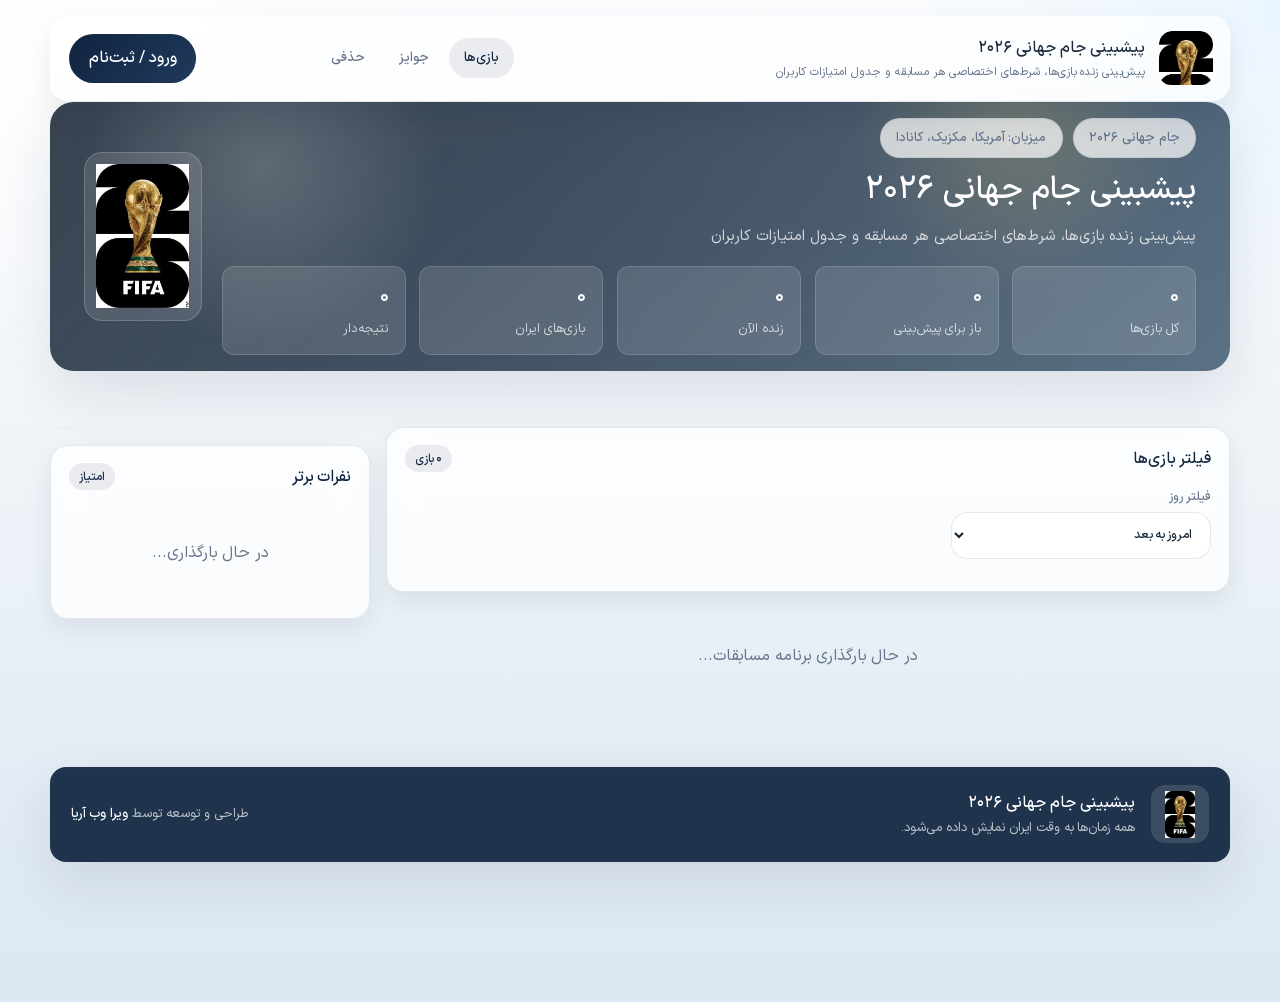
<file: index.html>
<!DOCTYPE html>
<html lang="fa" dir="rtl">
<head>
  <meta charset="UTF-8">
  <meta name="viewport" content="width=device-width, initial-scale=1.0">
  <title>پیشبینی جام جهانی ۲۰۲۶</title>
  <meta name="description" content="پیشبینی جام جهانی ۲۰۲۶ با جوایز، جدول امتیازات و پیش‌بینی زنده بازی‌ها.">
  <link rel="preload" href="/assets/IRANSansX-Light.ttf" as="font" type="font/ttf" crossorigin>
  <link rel="preload" href="/assets/IRANSansX-Regular.ttf" as="font" type="font/ttf" crossorigin>
  <link rel="preload" href="/assets/IRANSansX-Medium.ttf" as="font" type="font/ttf" crossorigin>
  <link rel="icon" href="/favicon.php">
  <link rel="canonical" href="/">
  <link rel="stylesheet" href="/assets/shared.css">
  <script>document.documentElement.classList.add('wc-boot-loading');</script>
  <style>
    .home-filters,
    .home-date-group,
    .home-card,
    .home-promo,
    .home-leaderboard {
      padding: 1.1rem;
    }

    .home-layout {
      display: grid;
      grid-template-columns: minmax(0, 1fr) 320px;
      gap: 1rem;
      align-items: start;
    }

    .home-main {
      display: flex;
      flex-direction: column;
      gap: 1rem;
    }

    .home-filter-tools {
      display: grid;
      grid-template-columns: minmax(0, 260px);
      gap: 0.75rem;
      margin-bottom: 0.95rem;
      align-items: end;
    }

    .home-filter-tools label {
      display: flex;
      flex-direction: column;
      gap: 0.35rem;
      color: var(--wc-muted);
      font-size: 0.78rem;
      font-weight: 700;
    }

    .home-filter-tools input,
    .home-filter-tools select {
      width: 100%;
      border-radius: 16px;
      border: 1px solid rgba(145,164,184,0.24);
      background: rgba(255,255,255,0.9);
      padding: 0.78rem 0.9rem;
      color: var(--wc-text);
      outline: none;
    }

    .home-date-group {
      padding: 1.2rem;
    }

    .home-date-head {
      display: flex;
      align-items: center;
      justify-content: space-between;
      gap: 1rem;
      margin-bottom: 1rem;
      flex-wrap: wrap;
    }

    .home-date-head h3 {
      margin: 0;
      font-size: 1rem;
      color: var(--wc-navy);
    }

    .home-grid {
      display: grid;
      grid-template-columns: repeat(auto-fit, minmax(275px, 1fr));
      gap: 0.9rem;
    }

    .home-card {
      display: flex;
      flex-direction: column;
      gap: 0.95rem;
      border-radius: 16px;
      background: rgba(255,255,255,0.86);
      border: 1px solid rgba(145,164,184,0.18);
      box-shadow: 0 16px 34px rgba(16,36,63,0.08);
    }

    .home-card-top,
    .home-card-bottom,
    .home-team-row {
      display: grid;
    }

    .home-card-top {
      grid-template-columns: auto auto;
      justify-content: space-between;
      gap: 0.5rem;
    }

    .home-team-row {
      grid-template-columns: 1fr auto 1fr;
      align-items: center;
      gap: 0.75rem;
    }

    .home-team {
      display: flex;
      flex-direction: column;
      gap: 0.28rem;
      align-items: center;
      text-align: center;
    }

    .home-team strong {
      font-size: 1rem;
      color: var(--wc-navy);
    }

    .home-team span {
      font-size: 2rem;
      line-height: 1;
    }

    .home-vs {
      width: 54px;
      height: 54px;
      border-radius: 50%;
      background: rgba(16,36,63,0.06);
      display: grid;
      place-items: center;
      color: var(--wc-muted);
      font-weight: 900;
    }

    .home-card-bottom {
      gap: 0.45rem;
      color: var(--wc-muted);
      font-size: 0.82rem;
    }

    .home-card-bottom strong {
      color: var(--wc-navy);
      font-size: 0.98rem;
    }

    .home-card-actions {
      display: flex;
      align-items: center;
      justify-content: space-between;
      gap: 0.75rem;
      flex-wrap: wrap;
      margin-top: 0.25rem;
    }

    .home-link {
      display: inline-flex;
      align-items: center;
      gap: 0.45rem;
      color: var(--wc-navy);
      font-weight: 700;
      font-size: 0.84rem;
    }

    .home-promo-slot,
    .home-promo-link,
    .home-ad-link {
      display: block;
      overflow: hidden;
      border-radius: 16px;
    }

    .home-reward-showcase {
      position: relative;
      min-height: 0;
      border-radius: 18px;
      overflow: hidden;
      background: rgba(255,255,255,0.92);
      border: 1px solid rgba(145,164,184,0.16);
      box-shadow: 0 18px 34px rgba(16,36,63,0.08);
    }

    .home-reward-showcase.is-loading,
    .home-promo-slot.is-loading,
    .home-popup-card.is-loading,
    .home-hero.is-loading .wc-hero-brand {
      position: relative;
      overflow: hidden;
    }

    .home-reward-showcase.is-loading::before,
    .home-promo-slot.is-loading::before,
    .home-popup-card.is-loading::before,
    .home-hero.is-loading .wc-hero-brand::before {
      content: '';
      position: absolute;
      inset: 0;
      border-radius: inherit;
      background: linear-gradient(90deg, rgba(255,255,255,0.18), rgba(255,255,255,0.5), rgba(255,255,255,0.18));
      background-size: 220% 100%;
      animation: wc-shimmer 1.25s linear infinite;
      z-index: 1;
    }

    .home-hero.is-loading .wc-page-hero-copy {
      visibility: hidden;
    }

    .home-hero.is-loading .wc-hero-brand img {
      opacity: 0;
    }

    .home-reward-slide {
      display: block;
      color: inherit;
    }

    .home-reward-media {
      position: relative;
      padding: 0.75rem;
      background: linear-gradient(180deg, rgba(16,36,63,0.03), rgba(16,36,63,0.08));
    }

    .home-reward-media img {
      display: block;
      width: 100%;
      aspect-ratio: 1 / 1;
      object-fit: contain;
      border-radius: 14px;
      background: rgba(255,255,255,0.9);
    }

    .home-reward-badge {
      position: absolute;
      top: 0.8rem;
      right: 0.8rem;
      min-width: 68px;
      padding: 0.5rem 0.65rem;
      border-radius: 8px;
      background: #08111d;
      color: #fff;
      text-align: center;
      font-size: 1rem;
      font-weight: 900;
      box-shadow: 0 12px 24px rgba(8,17,29,0.18);
    }

    .home-reward-body {
      display: flex;
      flex-direction: column;
      gap: 0.65rem;
      padding: 1rem;
    }

    .home-reward-body h4,
    .home-reward-body p {
      margin: 0;
    }

    .home-reward-body h4 {
      color: var(--wc-navy);
      font-size: 1rem;
      line-height: 1.75;
    }

    .home-reward-sub {
      color: var(--wc-gold);
      font-size: 0.8rem;
      font-weight: 900;
    }

    .home-reward-body p {
      color: var(--wc-muted);
      font-size: 0.8rem;
      line-height: 1.9;
      min-height: 3.8em;
    }

    .home-reward-meta {
      display: flex;
      align-items: center;
      justify-content: space-between;
      gap: 0.55rem;
      flex-wrap: wrap;
    }

    .home-reward-points {
      display: inline-flex;
      align-items: center;
      gap: 0.35rem;
      padding: 0.46rem 0.7rem;
      border-radius: 10px;
      background: rgba(16,36,63,0.06);
      color: var(--wc-navy);
      font-size: 0.8rem;
      font-weight: 800;
    }

    .home-reward-dots {
      display: flex;
      align-items: center;
      justify-content: center;
      gap: 0.4rem;
      padding: 0 0 0.95rem;
    }

    .home-reward-dot {
      width: 8px;
      height: 8px;
      border-radius: 999px;
      background: rgba(145,164,184,0.4);
      border: 0;
      padding: 0;
      cursor: pointer;
    }

    .home-reward-dot.active {
      width: 24px;
      background: var(--wc-gold);
    }

    .home-popup {
      position: fixed;
      inset: 0;
      z-index: 1700;
      display: none;
      align-items: center;
      justify-content: center;
      padding: 1rem;
      background: rgba(7,14,24,0.52);
      backdrop-filter: blur(10px);
    }

    .home-popup.open {
      display: flex;
    }

    .home-popup-card {
      position: relative;
      width: min(440px, 100%);
      border-radius: 22px;
      background: rgba(255,255,255,0.96);
      border: 1px solid rgba(145,164,184,0.18);
      box-shadow: 0 32px 72px rgba(7,14,24,0.22);
      overflow: hidden;
      padding: 0.9rem;
    }

    .home-popup-close {
      position: absolute;
      top: 0.9rem;
      left: 0.9rem;
      width: 38px;
      height: 38px;
      border-radius: 50%;
      border: 1px solid rgba(145,164,184,0.22);
      background: rgba(255,255,255,0.92);
      color: var(--wc-muted);
      font-size: 1rem;
      cursor: pointer;
      z-index: 1;
    }

    .home-popup-card img {
      display: block;
      width: 100%;
      aspect-ratio: 4 / 5;
      object-fit: cover;
      border-radius: 16px;
      background: rgba(16,36,63,0.05);
    }

    .home-popup-actions {
      display: flex;
      justify-content: center;
      padding: 1rem 0 0.15rem;
    }

    .home-popup-actions .wc-button {
      border-radius: 12px;
      padding: 0.82rem 1.4rem;
      min-width: 180px;
    }

    .home-promo-link img,
    .home-ad-link img {
      display: block;
      width: 100%;
      object-fit: cover;
    }

    .home-promo-link img {
      aspect-ratio: 1 / 1;
    }

    .home-ad-link img {
      aspect-ratio: 1 / 1;
    }

    .leader-row {
      display: grid;
      grid-template-columns: 1fr auto;
      align-items: center;
      gap: 0.65rem;
      padding: 0.75rem 0;
      border-bottom: 1px solid rgba(145,164,184,0.16);
    }

    .leader-row:last-child {
      border-bottom: 0;
      padding-bottom: 0;
    }

    .leader-name {
      display: flex;
      align-items: center;
      justify-content: space-between;
      gap: 0.7rem;
    }

    .leader-name strong {
      font-size: 0.92rem;
      color: var(--wc-navy);
    }

    .leader-rank {
      display: inline-flex;
      align-items: center;
      justify-content: center;
      min-width: 58px;
      padding: 0.36rem 0.58rem;
      border-radius: 10px;
      background: rgba(16,36,63,0.06);
      color: var(--wc-muted);
      font-size: 0.74rem;
      font-weight: 900;
      white-space: nowrap;
    }

    .leader-points {
      color: var(--wc-gold);
      font-weight: 900;
    }

    .home-ad-stack {
      display: flex;
      flex-direction: column;
      gap: 1rem;
    }

    .home-countdown {
      color: var(--wc-gold);
      font-weight: 800;
      font-size: 0.8rem;
    }

    .home-leaderboard {
      position: relative;
      cursor: pointer;
      user-select: none;
      -webkit-tap-highlight-color: transparent;
      transition: transform 180ms ease, box-shadow 180ms ease, border-color 180ms ease;
    }

    .home-leaderboard:hover {
      transform: translateY(-2px);
      box-shadow: 0 18px 34px rgba(16,36,63,0.12);
      border-color: rgba(182,136,36,0.2);
    }

    .home-leaderboard:focus-visible {
      outline: 0;
      box-shadow: 0 0 0 3px rgba(182,136,36,0.2);
      border-color: rgba(182,136,36,0.26);
    }

    .leaderboard-pop-card {
      width: min(620px, 100%);
      border-radius: 22px;
      background: rgba(255,255,255,0.97);
      border: 1px solid rgba(145,164,184,0.18);
      box-shadow: 0 32px 72px rgba(7,14,24,0.22);
      padding: 1.15rem;
      position: relative;
    }

    .leaderboard-pop-card .wc-section-title {
      margin-bottom: 1rem;
      padding-inline-start: 2.6rem;
    }

    .leaderboard-chart {
      display: grid;
      grid-template-columns: repeat(3, minmax(0, 1fr));
      gap: 0.9rem;
      align-items: end;
      min-height: 320px;
      direction: ltr;
    }

    .leaderboard-bar-card {
      display: flex;
      flex-direction: column;
      align-items: center;
      gap: 0.8rem;
      min-width: 0;
    }

    .leaderboard-score-pill {
      display: inline-flex;
      align-items: center;
      justify-content: center;
      min-width: 104px;
      padding: 0.52rem 0.72rem;
      border-radius: 10px;
      background: rgba(16,36,63,0.06);
      color: var(--wc-navy);
      font-size: 0.82rem;
      font-weight: 900;
      text-align: center;
    }

    .leaderboard-bar-track {
      width: min(100%, 130px);
      height: 228px;
      padding: 0.7rem;
      border-radius: 18px;
      background: linear-gradient(180deg, rgba(243,246,250,0.96), rgba(233,239,245,0.74));
      border: 1px solid rgba(145,164,184,0.16);
      display: flex;
      align-items: flex-end;
    }

    .leaderboard-bar {
      width: 100%;
      min-height: 72px;
      border-radius: 18px 18px 8px 8px;
      box-shadow: 0 18px 28px rgba(16,36,63,0.16);
    }

    .leaderboard-bar.rank-1 {
      background: linear-gradient(180deg, #f7e7a0, #d1a23a);
    }

    .leaderboard-bar.rank-2 {
      background: linear-gradient(180deg, #eef3f8, #b9c3cf);
    }

    .leaderboard-bar.rank-3 {
      background: linear-gradient(180deg, #d8a57e, #a85f33);
    }

    .leaderboard-bar-meta {
      width: 100%;
      display: flex;
      flex-direction: column;
      gap: 0.35rem;
      text-align: center;
    }

    .leaderboard-bar-meta strong,
    .leaderboard-bar-meta span {
      display: block;
      overflow: hidden;
      text-overflow: ellipsis;
      white-space: nowrap;
    }

    .leaderboard-bar-meta strong {
      color: var(--wc-navy);
      font-size: 0.95rem;
    }

    .leaderboard-bar-meta span {
      color: var(--wc-muted);
      font-size: 0.8rem;
      font-weight: 800;
    }

    .home-hero {
      width: min(1180px, calc(100% - 1rem));
      padding: 1rem 1.1rem;
      min-height: var(--home-hero-height, 220px);
    }

    .home-hero .wc-page {
      padding: 0;
    }

    .home-hero .wc-page-hero-inner {
      gap: 1.25rem;
      align-items: stretch;
    }

    .home-hero .wc-page-hero-copy {
      display: flex;
      flex-direction: column;
      justify-content: center;
      gap: 0.9rem;
    }

    .home-hero .wc-page-hero-copy h1 {
      font-size: clamp(1.4rem, 2.6vw, 2rem);
    }

    .home-hero .wc-page-hero-copy p {
      margin: 0;
      max-width: 720px;
    }

    .home-hero .wc-hero-brand {
      width: clamp(88px, 12vw, 118px);
      border-radius: 18px;
      align-self: center;
    }

    .home-hero .wc-hero-stats {
      margin-top: 0;
    }

    .home-hero.with-banner {
      background:
        linear-gradient(135deg, rgba(16,25,38,0.72), rgba(21,36,56,0.58)),
        var(--home-hero-banner, linear-gradient(135deg, rgba(31,43,58,0.94), rgba(57,83,107,0.82)));
      background-size: cover;
      background-position: center;
    }

    .home-hero-banner-link {
      display: none;
      width: 100%;
      min-height: inherit;
    }

    .home-hero-banner-link img {
      display: block;
      width: 100%;
      height: 100%;
      object-fit: cover;
      border-radius: inherit;
    }

    .home-hero.pure-banner {
      padding: 0;
      min-height: auto;
      overflow: hidden;
    }

    .home-hero.pure-banner .wc-page-hero-inner {
      display: none;
    }

    .home-hero.pure-banner .home-hero-banner-link {
      display: block;
    }

    @media (max-width: 980px) {
      .home-layout { grid-template-columns: 1fr; }
    }

    @media (max-width: 680px) {
      .home-filters,
      .home-date-group,
      .home-card,
      .home-promo,
      .home-leaderboard {
        padding: 0.95rem;
      }

      .home-grid {
        grid-template-columns: 1fr;
      }

      .home-filter-tools {
        grid-template-columns: 1fr;
      }

      .home-team-row {
        grid-template-columns: 1fr;
      }

      .home-vs {
        margin: 0 auto;
      }

      .home-card-actions {
        flex-direction: column;
        align-items: stretch;
      }

      .home-card-actions .wc-button,
      .home-card-actions .wc-badge {
        width: 100%;
        justify-content: center;
      }

      .home-hero {
        width: min(100%, calc(100% - 1rem));
        padding: 0.9rem;
        min-height: var(--home-hero-height-mobile, 168px);
      }

      .leaderboard-pop-card {
        padding: 1rem 0.85rem;
      }

      .leaderboard-pop-card .wc-section-title {
        padding-inline-start: 2.2rem;
      }

      .leaderboard-chart {
        gap: 0.55rem;
        min-height: 260px;
      }

      .leaderboard-bar-track {
        height: 180px;
        padding: 0.5rem;
      }

      .leaderboard-score-pill {
        min-width: 0;
        width: 100%;
        font-size: 0.76rem;
      }

      .home-hero .wc-chip-row {
        gap: 0.45rem;
      }

      .home-hero .wc-page-hero-copy h1 {
        font-size: 1.45rem;
        line-height: 1.25;
      }

      .home-hero .wc-page-hero-copy p {
        font-size: 0.84rem;
      }
    }
  </style>
</head>
<body>
  <header class="wc-page-hero home-hero is-loading" id="homeHero">
    <a class="home-hero-banner-link" id="heroBannerLink" href="#" target="_blank" rel="noopener" style="display:none">
      <img alt="بنر اصلی" id="heroBannerImage" class="wc-deferred-media">
    </a>
    <div class="wc-page-hero-inner wc-page">
      <div class="wc-page-hero-copy">
        <div class="wc-chip-row">
          <span class="wc-chip">جام جهانی ۲۰۲۶</span>
          <span class="wc-chip">میزبان: آمریکا، مکزیک، کانادا</span>
        </div>
        <h1 id="heroTitle">برنامه و پیش‌بینی مسابقات</h1>
        <p id="heroTagline">در حال بارگذاری تنظیمات سایت...</p>
        <div class="wc-hero-stats" id="heroStats"></div>
      </div>
      <div class="wc-hero-brand">
        <img alt="جام جهانی ۲۰۲۶" id="heroLogo" class="wc-deferred-media">
      </div>
    </div>
  </header>

  <main class="wc-page">
    <div class="home-layout">
      <section class="home-main">
        <div class="wc-glass-panel home-filters">
          <div class="wc-section-title">
            <h2>فیلتر بازی‌ها</h2>
            <span class="wc-badge info" id="matchesBadge">۰ بازی</span>
          </div>
          <div class="home-filter-tools">
            <label>فیلتر روز
              <select id="dayFilterSelect">
                <option value="todayplus">امروز به بعد</option>
              </select>
            </label>
          </div>
          <div class="wc-chip-row" id="filterRow"></div>
        </div>
        <div id="scheduleRoot" class="wc-loader">در حال بارگذاری برنامه مسابقات...</div>
      </section>

      <aside style="display:flex;flex-direction:column;gap:1rem">
        <div id="rewardShowcaseRoot" class="home-reward-showcase is-loading"></div>

        <div class="wc-glass-panel home-leaderboard" id="homeLeaderboardPanel" role="button" tabindex="0" aria-label="نمایش نمودار سه نفر برتر" onclick="openLeaderboardPopup()" onkeydown="handleLeaderboardPanelKeydown(event)">
          <div class="wc-section-title">
            <h3>نفرات برتر</h3>
            <span class="wc-badge info">امتیاز</span>
          </div>
          <div id="leaderboardRoot" class="wc-loader">در حال بارگذاری...</div>
        </div>

        <div id="promoBannerRoot" class="home-promo-slot is-loading"></div>
        <div id="adBannersRoot" class="home-ad-stack"></div>
      </aside>
    </div>
  </main>

  <div class="home-popup" id="homePopup">
    <div class="home-popup-card is-loading" id="homePopupCard">
      <button class="home-popup-close" id="homePopupClose" type="button" aria-label="بستن">×</button>
      <img alt="بنر پاپ‌آپ" id="homePopupImage" class="wc-deferred-media">
      <div class="home-popup-actions">
        <a class="wc-button" href="/" id="homePopupCta">شروع پیشبینی</a>
      </div>
    </div>
  </div>

  <div class="home-popup" id="leaderboardPopup">
    <div class="leaderboard-pop-card">
      <button class="home-popup-close" id="leaderboardPopupClose" type="button" aria-label="بستن">×</button>
      <div class="wc-section-title">
        <h3>سه نفر برتر</h3>
        <span class="wc-badge info">نمودار امتیاز</span>
      </div>
      <div class="leaderboard-chart" id="leaderboardChartRoot"></div>
    </div>
  </div>

  <button class="wc-to-top" id="topBtn" type="button">↑</button>

  <script src="/assets/shared.js"></script>
  <script>
    WC.init({ activePage: 'home' });

    let matches = [];
    let leaderboard = [];
    let adBanners = [];
    let rewards = [];
    let rewardShowcase = [];
    let activeFilter = 'all';
    let settings = WC.getSettings();
    let dayFilter = 'todayplus';
    let isLoadingPage = false;
    let pageRefreshTimer = null;
    let rewardCarouselIndex = 0;
    let rewardCarouselTimer = null;
    let popupShown = false;

    function toFaDigits(value) {
      return String(value).replace(/\d/g, function (digit) {
        return '۰۱۲۳۴۵۶۷۸۹'[digit];
      });
    }

    function escapeHtml(value) {
      return String(value || '')
        .replace(/&/g, '&amp;')
        .replace(/</g, '&lt;')
        .replace(/>/g, '&gt;')
        .replace(/"/g, '&quot;')
        .replace(/'/g, '&#39;');
    }

    function syncModalState() {
      const hasOpenModal = document.getElementById('homePopup').classList.contains('open')
        || document.getElementById('leaderboardPopup').classList.contains('open');
      document.body.classList.toggle('wc-modal-open', hasOpenModal);
    }

    function parseTehranDate(value) {
      if (value instanceof Date) return value;
      if (value && typeof value === 'object') {
        if (typeof value.match_timestamp === 'number' && value.match_timestamp > 0) {
          return new Date(value.match_timestamp * 1000);
        }
        if (typeof value.match_datetime === 'string') {
          value = value.match_datetime;
        }
      }
      const normalized = String(value || '').trim().replace('T', ' ');
      const parts = normalized.match(/^(\d{4})-(\d{2})-(\d{2}) (\d{2}):(\d{2})(?::(\d{2}))?$/);
      if (parts) {
        const utcMs = Date.UTC(
          Number(parts[1]),
          Number(parts[2]) - 1,
          Number(parts[3]),
          Number(parts[4]),
          Number(parts[5]),
          Number(parts[6] || 0)
        ) - (3.5 * 60 * 60 * 1000);
        return new Date(utcMs);
      }
      return new Date(normalized);
    }

    function matchDate(match) {
      return parseTehranDate(match);
    }

    function formatDate(dateValue) {
      const date = parseTehranDate(dateValue);
      return date.toLocaleDateString('fa-IR', {
        timeZone: 'Asia/Tehran',
        weekday: 'long',
        month: 'long',
        day: 'numeric'
      });
    }

    function formatDateTime(dateValue) {
      const date = parseTehranDate(dateValue);
      return date.toLocaleString('fa-IR', {
        timeZone: 'Asia/Tehran',
        weekday: 'short',
        month: 'short',
        day: 'numeric',
        hour: '2-digit',
        minute: '2-digit'
      });
    }

    function dateKey(dateValue) {
      const parts = new Intl.DateTimeFormat('en', {
        timeZone: 'Asia/Tehran',
        year: 'numeric',
        month: '2-digit',
        day: '2-digit'
      }).formatToParts(parseTehranDate(dateValue));
      const map = {};
      parts.forEach(function (part) {
        map[part.type] = part.value;
      });
      return map.year + '-' + map.month + '-' + map.day;
    }

    function countdownText(match) {
      const diff = ((match.match_timestamp || 0) * 1000) - Date.now();
      if (diff <= 0 || match.status !== 'upcoming') return '';
      const totalMinutes = Math.floor(diff / 60000);
      const days = Math.floor(totalMinutes / 1440);
      const hours = Math.floor((totalMinutes % 1440) / 60);
      const minutes = totalMinutes % 60;
      if (days > 0) {
        return 'شروع تا ' + toFaDigits(days) + ' روز و ' + toFaDigits(hours) + ' ساعت دیگر';
      }
      if (hours > 0) {
        return 'شروع تا ' + toFaDigits(hours) + ' ساعت و ' + toFaDigits(minutes) + ' دقیقه دیگر';
      }
      return 'شروع تا ' + toFaDigits(Math.max(minutes, 0)) + ' دقیقه دیگر';
    }

    function relativeStatus(match) {
      const now = Date.now();
      const start = (match.match_timestamp || 0) * 1000;
      const diff = start - now;
      if (match.status === 'finished') {
        return { label: 'پایان یافته', badge: 'success' };
      }
      if (match.status === 'live') {
        return { label: match.live_minute ? ('زنده | ' + toFaDigits(match.live_minute) + ' دقیقه') : 'زنده', badge: 'warning' };
      }
      if (diff <= 0) {
        return { label: 'در حال برگزاری', badge: 'warning' };
      }
      if (!match.is_prediction_open && diff > (settings.prediction_window_hours || 48) * 3600000) {
        return { label: 'پیش‌بینی بعداً باز می‌شود', badge: 'info' };
      }
      if (!match.is_prediction_open) {
        return { label: 'پیش‌بینی بسته شده', badge: 'danger' };
      }
      return { label: 'پیش‌بینی باز است', badge: 'success' };
    }

    function buildHero() {
      settings = WC.getSettings();
      document.getElementById('heroTitle').textContent = WC.displaySiteName();
      document.getElementById('heroTagline').textContent = settings.site_tagline || 'پیش‌بینی زنده بازی‌ها و امتیازدهی خودکار';
      WC.setDeferredImage('heroLogo', settings.logo_url || '/assets/worldcup.jpeg');
      const hero = document.getElementById('homeHero');
      const heroLink = document.getElementById('heroBannerLink');
      const heroImage = document.getElementById('heroBannerImage');
      hero.style.setProperty('--home-hero-height', (settings.hero_banner_height_desktop || 220) + 'px');
      hero.style.setProperty('--home-hero-height-mobile', (settings.hero_banner_height_mobile || 168) + 'px');
      if (settings.hero_banner_url) {
        hero.classList.add('with-banner');
        const banner = window.innerWidth <= 680 && settings.hero_banner_mobile_url ? settings.hero_banner_mobile_url : settings.hero_banner_url;
        hero.style.setProperty('--home-hero-banner', 'url("' + banner.replace(/"/g, '%22') + '")');
        WC.setDeferredImage(heroImage, banner);
        heroLink.href = settings.hero_banner_link_url || banner;
        hero.classList.add('pure-banner');
        heroLink.style.display = 'block';
      } else {
        hero.classList.remove('with-banner');
        hero.classList.remove('pure-banner');
        hero.style.removeProperty('--home-hero-banner');
        heroLink.style.display = 'none';
      }
      hero.classList.remove('is-loading');

      const openMatches = matches.filter(function (match) { return match.is_prediction_open; }).length;
      const finished = matches.filter(function (match) { return match.status === 'finished'; }).length;
      const liveMatches = matches.filter(function (match) { return match.status === 'live'; }).length;
      const iranMatches = matches.filter(function (match) { return match.team1.indexOf('ایران') !== -1 || match.team2.indexOf('ایران') !== -1; }).length;

      document.getElementById('heroStats').innerHTML = [
        ['کل بازی‌ها', toFaDigits(matches.length)],
        ['باز برای پیش‌بینی', toFaDigits(openMatches)],
        ['زنده الآن', toFaDigits(liveMatches)],
        ['بازی‌های ایران', toFaDigits(iranMatches)],
        ['نتیجه‌دار', toFaDigits(finished)]
      ].map(function (item) {
        return '<div class="wc-hero-stat"><strong>' + item[1] + '</strong><span>' + item[0] + '</span></div>';
      }).join('');
    }

    function rewardDiscountLabel(reward) {
      const percent = parseInt(reward.discount_percent || 0, 10) || 0;
      return percent > 0 ? ('٪' + toFaDigits(percent)) : 'جایزه';
    }

    function clearRewardCarouselTimer() {
      if (rewardCarouselTimer) {
        window.clearInterval(rewardCarouselTimer);
        rewardCarouselTimer = null;
      }
    }

    function openRewardsGateway() {
      const user = WC.getUser();
      if (user && user.role !== 'admin') {
        window.location.href = '/rewards#claim';
        return;
      }
      WC.openLogin(function () {
        window.location.href = '/rewards#claim';
      });
    }

    function renderRewardShowcase() {
      const root = document.getElementById('rewardShowcaseRoot');
      if (!rewardShowcase.length) {
        clearRewardCarouselTimer();
        root.className = 'wc-empty';
        root.innerHTML = 'هنوز جایزه‌ای برای نمایش انتخاب نشده است.';
        return;
      }
      root.className = 'home-reward-showcase';
      const current = rewardShowcase[rewardCarouselIndex % rewardShowcase.length];
      root.innerHTML =
        '<a class="home-reward-slide" href="/rewards#claim" data-reward-slide>' +
          '<div class="home-reward-media">' +
            '<div class="home-reward-badge">' + rewardDiscountLabel(current) + '</div>' +
            '<img src="' + escapeHtml(current.image_url || '/assets/worldcup.jpeg') + '" alt="' + escapeHtml(current.title || 'جایزه') + '">' +
          '</div>' +
          '<div class="home-reward-body">' +
            '<div class="home-reward-sub">جوایز ویژه کاربران</div>' +
            '<h4>' + escapeHtml(current.title || 'جایزه') + '</h4>' +
            '<p>' + escapeHtml(current.description || 'برای دریافت این جایزه وارد حساب کاربری شوید و با امتیاز خود آن را فعال کنید.') + '</p>' +
            '<div class="home-reward-meta">' +
              '<span class="home-reward-points">' + toFaDigits(current.points_cost || 0) + ' امتیاز</span>' +
              '<span class="wc-badge info">مشاهده جایزه</span>' +
            '</div>' +
          '</div>' +
        '</a>' +
        '<div class="home-reward-dots">' +
          rewardShowcase.map(function (_, index) {
            return '<button class="home-reward-dot ' + (index === rewardCarouselIndex ? 'active' : '') + '" type="button" data-reward-dot="' + index + '" aria-label="اسلاید ' + (index + 1) + '"></button>';
          }).join('') +
        '</div>';
      const slide = root.querySelector('[data-reward-slide]');
      if (slide) {
        slide.addEventListener('click', function (event) {
          event.preventDefault();
          openRewardsGateway();
        });
      }
      root.querySelectorAll('[data-reward-dot]').forEach(function (button) {
        button.addEventListener('click', function () {
          rewardCarouselIndex = parseInt(this.getAttribute('data-reward-dot') || '0', 10) || 0;
          renderRewardShowcase();
          startRewardCarousel();
        });
      });
    }

    function startRewardCarousel() {
      clearRewardCarouselTimer();
      if (rewardShowcase.length <= 1) return;
      rewardCarouselTimer = window.setInterval(function () {
        rewardCarouselIndex = (rewardCarouselIndex + 1) % rewardShowcase.length;
        renderRewardShowcase();
      }, 3500);
    }

    function showWelcomePopup() {
      if (popupShown || !settings.welcome_popup_image_url) return;
      popupShown = true;
      const popup = document.getElementById('homePopup');
      const card = document.getElementById('homePopupCard');
      const image = document.getElementById('homePopupImage');
      const cta = document.getElementById('homePopupCta');
      WC.setDeferredImage(image, settings.welcome_popup_image_url);
      cta.textContent = settings.welcome_popup_button_label || 'شروع پیشبینی';
      cta.href = settings.welcome_popup_button_url || '/';
      card.classList.remove('is-loading');
      popup.classList.add('open');
      syncModalState();
    }

    function closeWelcomePopup() {
      document.getElementById('homePopup').classList.remove('open');
      syncModalState();
    }

    function openLeaderboardPopup() {
      renderLeaderboardChart();
      document.getElementById('leaderboardPopup').classList.add('open');
      syncModalState();
    }

    function handleLeaderboardPanelKeydown(event) {
      if (event.key === 'Enter' || event.key === ' ') {
        event.preventDefault();
        openLeaderboardPopup();
      }
    }

    function closeLeaderboardPopup() {
      document.getElementById('leaderboardPopup').classList.remove('open');
      syncModalState();
    }

    function renderLeaderboardChart() {
      const root = document.getElementById('leaderboardChartRoot');
      const topThree = leaderboard.slice(0, 3);
      if (!topThree.length) {
        root.innerHTML = '<div class="wc-empty" style="grid-column:1 / -1">هنوز امتیازی ثبت نشده است.</div>';
        return;
      }

      const medals = ['طلا', 'نقره', 'برنز'];
      const maxPoints = Math.max.apply(null, topThree.map(function (user) {
        return Number(user.total_points || 0);
      }).concat([1]));

      root.innerHTML = topThree.map(function (user, index) {
        const points = Number(user.total_points || 0);
        const height = Math.max(32, Math.round((points / maxPoints) * 100));
        return (
          '<div class="leaderboard-bar-card">' +
            '<div class="leaderboard-score-pill">' + toFaDigits(points) + ' امتیاز</div>' +
            '<div class="leaderboard-bar-track">' +
              '<div class="leaderboard-bar rank-' + (index + 1) + '" style="height:' + height + '%"></div>' +
            '</div>' +
            '<div class="leaderboard-bar-meta">' +
              '<strong>' + escapeHtml(user.name || 'کاربر') + '</strong>' +
              '<span>رتبه ' + toFaDigits(index + 1) + ' • ' + medals[index] + '</span>' +
            '</div>' +
          '</div>'
        );
      }).join('');
    }

    function buildDateFilters() {
      const select = document.getElementById('dayFilterSelect');
      const days = Array.from(new Set(matches.map(function (match) { return dateKey(match.match_datetime); }))).sort();
      select.innerHTML = '<option value="todayplus">امروز به بعد</option><option value="">همه روزها</option>' + days.map(function (day) {
        const label = formatDate(day + ' 00:00:00');
        return '<option value="' + day + '"' + (dayFilter === day ? ' selected' : '') + '>' + label + '</option>';
      }).join('');
      select.value = dayFilter;
    }

    function renderPromoBanner() {
      const root = document.getElementById('promoBannerRoot');
      if (!settings.home_sidebar_banner_url) {
        root.className = 'home-promo-slot';
        root.innerHTML = '';
        return;
      }
      root.className = 'home-promo-slot';
      root.innerHTML =
        '<a class="home-promo-link" href="' + (settings.home_sidebar_banner_link_url || settings.home_sidebar_banner_url) + '" target="_blank" rel="noopener">' +
          '<img src="' + settings.home_sidebar_banner_url + '" alt="">' +
        '</a>';
    }

    function renderAdBanners() {
      const root = document.getElementById('adBannersRoot');
      if (!adBanners.length) {
        root.innerHTML = '';
        return;
      }
      root.innerHTML = adBanners.map(function (ad) {
        return (
          '<div class="wc-glass-panel home-promo home-ad-card">' +
            '<a class="home-ad-link" href="' + (ad.link_url || ad.image_url) + '" target="_blank" rel="noopener">' +
              '<img src="' + ad.image_url + '" alt="' + (ad.title || 'بنر تبلیغاتی').replace(/"/g, '&quot;') + '">' +
            '</a>' +
          '</div>'
        );
      }).join('');
    }

    function buildFilters() {
      const groups = Array.from(new Set(matches.map(function (match) { return match.group_name; }).filter(Boolean))).sort();
      const filters = [{ id: 'all', label: 'همه بازی‌ها' }, { id: 'iran', label: 'بازی‌های ایران' }]
        .concat(groups.map(function (group) {
          return { id: 'group:' + group, label: 'گروه ' + group };
        }));

      document.getElementById('matchesBadge').textContent = toFaDigits(matches.length) + ' بازی';
      document.getElementById('filterRow').innerHTML = filters.map(function (filter) {
        return '<button type="button" class="wc-chip ' + (filter.id === activeFilter ? 'active' : '') + '" data-filter="' + filter.id + '">' + filter.label + '</button>';
      }).join('');
      document.querySelectorAll('[data-filter]').forEach(function (button) {
        button.addEventListener('click', function () {
          activeFilter = this.getAttribute('data-filter');
          buildFilters();
          renderSchedule();
        });
      });
    }

    function filterMatches() {
      const todayKey = dateKey(new Date());
      return matches.filter(function (match) {
        const matchDay = dateKey(matchDate(match));
        if (activeFilter === 'iran' && match.team1.indexOf('ایران') === -1 && match.team2.indexOf('ایران') === -1) {
          return false;
        }
        if (activeFilter.indexOf('group:') === 0) {
          const group = activeFilter.split(':')[1];
          if (match.group_name !== group) return false;
        }
        if (dayFilter === 'todayplus' && matchDay < todayKey) {
          return false;
        }
        if (dayFilter && dayFilter !== 'todayplus' && matchDay !== dayFilter) {
          return false;
        }
        return true;
      });
    }

    function matchAction(match) {
      if (match.status === 'finished') {
        return '<span class="wc-badge success">نتیجه ثبت شده</span>';
      }
      if (match.status === 'live') {
        return '<span class="wc-badge warning">در حال برگزاری</span>';
      }
      if (match.is_prediction_open) {
        return '<a class="wc-button" href="/match?id=' + match.id + '&auth=1">پیش‌بینی بازی</a>';
      }
      const start = (match.match_timestamp || 0) * 1000;
      if (start > Date.now() + (settings.prediction_window_hours || 48) * 3600000) {
        return '<span class="wc-badge info">پیش‌بینی هنوز فعال نیست</span>';
      }
      return '<span class="wc-badge danger">پیش‌بینی بسته است</span>';
    }

    function renderSchedule() {
      const root = document.getElementById('scheduleRoot');
      const filtered = filterMatches();
      if (!filtered.length) {
        root.className = 'wc-glass-panel wc-empty';
        root.innerHTML = 'برای این فیلتر بازی‌ای پیدا نشد.';
        return;
      }

      const grouped = filtered.reduce(function (acc, match) {
        const key = dateKey(matchDate(match));
        if (!acc[key]) acc[key] = [];
        acc[key].push(match);
        return acc;
      }, {});

      root.className = '';
      root.innerHTML = Object.keys(grouped).sort().map(function (dateKey) {
        const dayMatches = grouped[dateKey];
        return (
          '<div class="wc-glass-panel home-date-group">' +
            '<div class="home-date-head">' +
              '<h3>' + formatDate(matchDate(dayMatches[0])) + '</h3>' +
              '<span class="wc-badge info">' + toFaDigits(dayMatches.length) + ' بازی</span>' +
            '</div>' +
            '<div class="home-grid">' +
              dayMatches.map(function (match) {
                const state = relativeStatus(match);
                const when = matchDate(match);
                const scoreLine = (match.status === 'finished' || match.status === 'live')
                  ? '<div class="wc-score-pill">' + toFaDigits(match.score_team1 != null ? match.score_team1 : 0) + ' - ' + toFaDigits(match.score_team2 != null ? match.score_team2 : 0) + '</div>'
                  : '<div class="home-vs">VS</div>';
                return (
                  '<article class="home-card">' +
                    '<div class="home-card-top">' +
                      '<span class="wc-badge info">' + (match.group_name ? 'گروه ' + match.group_name : 'مرحله ' + match.stage) + '</span>' +
                      '<span class="wc-badge ' + state.badge + '">' + state.label + '</span>' +
                    '</div>' +
                    '<div class="home-team-row">' +
                      '<div class="home-team"><span>' + (match.team1_flag || '🏳️') + '</span><strong>' + match.team1 + '</strong></div>' +
                      scoreLine +
                      '<div class="home-team"><span>' + (match.team2_flag || '🏳️') + '</span><strong>' + match.team2 + '</strong></div>' +
                    '</div>' +
                    '<div class="home-card-bottom">' +
                      '<strong>' + formatDateTime(when) + '</strong>' +
                      (countdownText(match) ? '<span class="home-countdown">' + countdownText(match) + '</span>' : '') +
                      '<span>محل برگزاری: ' + (match.venue || 'اعلام نشده') + '</span>' +
                      (match.status === 'live' ? '<span>وضعیت زنده: ' + (match.live_status_text || (match.live_minute ? toFaDigits(match.live_minute) + ' دقیقه' : 'در حال برگزاری')) + '</span>' : '') +
                      '<span>پیش‌بینی ثبت‌شده شما: ' + toFaDigits(match.user_predictions || 0) + '</span>' +
                    '</div>' +
                    '<div class="home-card-actions">' +
                      '<a class="home-link" href="/match?id=' + match.id + '">جزئیات بازی</a>' +
                      matchAction(match) +
                    '</div>' +
                  '</article>'
                );
              }).join('') +
            '</div>' +
          '</div>'
        );
      }).join('');
    }

    function renderLeaderboard() {
      const root = document.getElementById('leaderboardRoot');
      if (!leaderboard.length) {
        root.className = 'wc-empty';
        root.innerHTML = 'هنوز امتیازی ثبت نشده است.';
        return;
      }
      root.className = '';
      root.innerHTML = leaderboard.slice(0, 5).map(function (user, index) {
        return (
          '<div class="leader-row">' +
            '<div class="leader-name"><strong>' + (user.name || 'کاربر') + '</strong><span class="leader-rank">رتبه ' + toFaDigits(index + 1) + '</span></div>' +
            '<div class="leader-points">' + toFaDigits(user.total_points || 0) + ' امتیاز</div>' +
          '</div>'
        );
      }).join('');
    }

    async function loadPage() {
      if (isLoadingPage) return;
      isLoadingPage = true;
      try {
        const [matchesRes, leaderboardRes, adsRes, rewardsRes] = await Promise.all([
          WC.apiFetch('matches'),
          WC.apiFetch('leaderboard', { limit: 20 }),
          WC.apiFetch('ads', { placement: 'leaderboard_below' }),
          WC.apiFetch('rewards')
        ]);

        settings = WC.getSettings();
        matches = matchesRes.success ? (matchesRes.matches || []) : [];
        leaderboard = leaderboardRes.success ? (leaderboardRes.leaderboard || []) : [];
        adBanners = adsRes.success ? (adsRes.ads || []) : [];
        rewards = rewardsRes.success ? (rewardsRes.rewards || []) : [];
        rewardShowcase = rewards.slice(0, Math.max(1, parseInt(settings.home_reward_slider_limit || 3, 10) || 3));
        rewardCarouselIndex = rewardShowcase.length ? (rewardCarouselIndex % rewardShowcase.length) : 0;

        buildHero();
        buildDateFilters();
        buildFilters();
        renderRewardShowcase();
        startRewardCarousel();
        renderPromoBanner();
        renderAdBanners();
        renderSchedule();
        renderLeaderboard();
        showWelcomePopup();
      } finally {
        isLoadingPage = false;
      }
    }

    document.getElementById('dayFilterSelect').addEventListener('change', function () {
      dayFilter = this.value;
      renderSchedule();
    });
    document.getElementById('homePopupClose').addEventListener('click', closeWelcomePopup);
    document.getElementById('homePopup').addEventListener('click', function (event) {
      if (event.target === this) closeWelcomePopup();
    });
    document.getElementById('leaderboardPopupClose').addEventListener('click', closeLeaderboardPopup);
    document.getElementById('leaderboardPopup').addEventListener('click', function (event) {
      if (event.target === this) closeLeaderboardPopup();
    });
    window.addEventListener('resize', buildHero);

    window.addEventListener('scroll', function () {
      document.getElementById('topBtn').classList.toggle('show', window.scrollY > 500);
    });
    document.getElementById('topBtn').addEventListener('click', function () {
      window.scrollTo({ top: 0, behavior: 'smooth' });
    });

    document.addEventListener('visibilitychange', function () {
      if (!document.hidden) loadPage();
    });

    WC.refreshSettings().then(function () {
      loadPage();
      pageRefreshTimer = window.setInterval(function () {
        if (!document.hidden) loadPage();
      }, 60000);
    });
  </script>
</body>
</html>
</file>
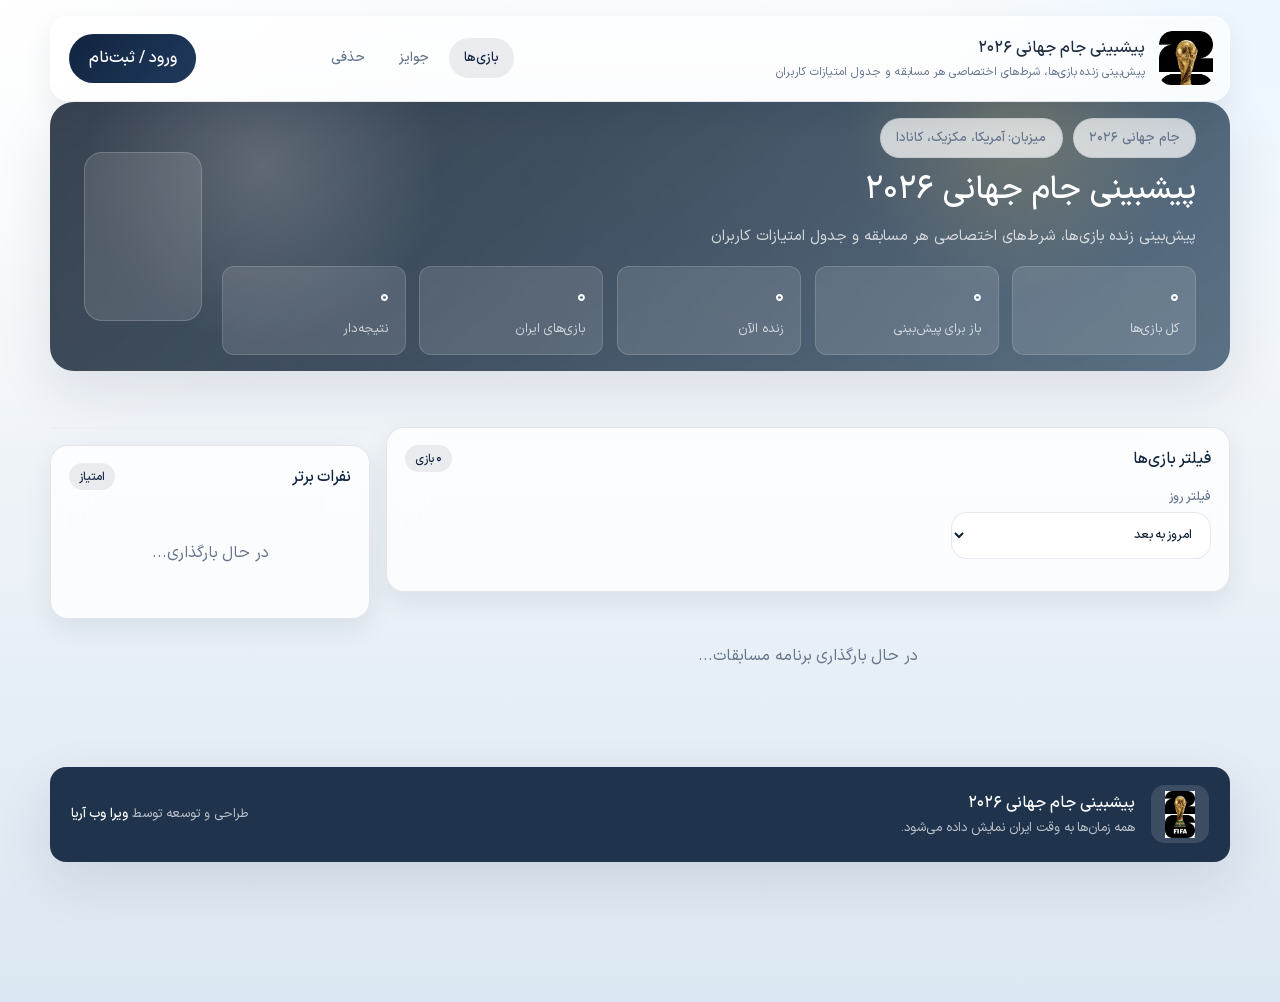
<file: admin/index.html>
<!DOCTYPE html>
<html lang="fa" dir="rtl">
<head>
  <meta charset="UTF-8">
  <meta name="viewport" content="width=device-width, initial-scale=1.0">
  <title>پنل ادمین</title>
  <meta name="description" content="پنل مدیریت سامانه پیش‌بینی جام جهانی ۲۰۲۶.">
  <link rel="preload" href="/assets/IRANSansX-Light.ttf" as="font" type="font/ttf" crossorigin>
  <link rel="preload" href="/assets/IRANSansX-Regular.ttf" as="font" type="font/ttf" crossorigin>
  <link rel="preload" href="/assets/IRANSansX-Medium.ttf" as="font" type="font/ttf" crossorigin>
  <link rel="icon" href="/favicon.php">
  <link rel="stylesheet" href="/assets/shared.css">
  <script>document.documentElement.classList.add('wc-boot-loading');</script>
  <style>
    body {
      background:
        radial-gradient(circle at top left, rgba(255,255,255,0.12), transparent 24%),
        linear-gradient(140deg, #11233d, #1b3558 45%, #1d446d 100%);
      min-height: 100vh;
    }

    .admin-shell {
      width: min(1280px, calc(100% - 1.5rem));
      margin: calc(var(--wc-nav-h) + var(--wc-top-strip-h) + 1rem) auto 1.5rem;
      display: grid;
      grid-template-columns: 270px minmax(0, 1fr);
      gap: 1rem;
      align-items: start;
    }

    .admin-sidebar,
    .admin-panel,
    .admin-card,
    .admin-stat {
      background: rgba(255,255,255,0.12);
      border: 1px solid rgba(255,255,255,0.12);
      box-shadow: 0 26px 60px rgba(7,15,27,0.16);
      backdrop-filter: blur(18px);
      -webkit-backdrop-filter: blur(18px);
    }

    .admin-sidebar {
      position: sticky;
      top: calc(var(--wc-nav-h) + var(--wc-top-strip-h) + 1rem);
      border-radius: 20px;
      padding: 1rem;
      color: rgba(255,255,255,0.86);
    }

    .admin-brand {
      display: flex;
      align-items: center;
      gap: 0.85rem;
      margin-bottom: 1rem;
      padding-bottom: 1rem;
      border-bottom: 1px solid rgba(255,255,255,0.1);
    }

    .admin-brand-mark {
      width: 64px;
      height: 64px;
      border-radius: 16px;
      overflow: hidden;
      background: rgba(255,255,255,0.14);
      padding: 0.45rem;
    }

    .admin-brand-mark img { width: 100%; height: 100%; object-fit: contain; }
    .admin-brand strong { display: block; color: #fff; }
    .admin-brand span { color: rgba(255,255,255,0.6); font-size: 0.78rem; }

    .admin-nav {
      display: flex;
      flex-direction: column;
      gap: 0.45rem;
    }

    .admin-nav button {
      width: 100%;
      border: 0;
      border-radius: 12px;
      background: transparent;
      color: rgba(255,255,255,0.7);
      padding: 0.82rem 0.95rem;
      text-align: right;
      font-weight: 700;
      cursor: pointer;
    }

    .admin-nav button.active,
    .admin-nav button:hover {
      color: #fff;
      background: rgba(255,255,255,0.14);
    }

    .admin-main {
      display: flex;
      flex-direction: column;
      gap: 1rem;
    }

    .admin-panel {
      border-radius: 20px;
      padding: 1.2rem;
    }

    .admin-panel-head {
      display: flex;
      align-items: center;
      justify-content: space-between;
      gap: 1rem;
      flex-wrap: wrap;
      margin-bottom: 1rem;
      color: #fff;
    }

    .admin-panel-head h1,
    .admin-panel-head h2,
    .admin-panel-head h3 {
      margin: 0;
      color: #fff;
    }

    .admin-panel-head p {
      margin: 0.25rem 0 0;
      color: rgba(255,255,255,0.7);
      font-size: 0.88rem;
    }

    .admin-section { display: none; }
    .admin-section.active { display: block; }

    .admin-stats {
      display: grid;
      grid-template-columns: repeat(auto-fit, minmax(180px, 1fr));
      gap: 0.9rem;
    }

    .admin-stat {
      border-radius: 16px;
      padding: 1rem 1.1rem;
      color: #fff;
    }

    .admin-stat strong {
      display: block;
      font-size: 1.7rem;
      margin-bottom: 0.2rem;
    }

    .admin-stat span {
      color: rgba(255,255,255,0.74);
      font-size: 0.82rem;
    }

    .admin-card {
      border-radius: 18px;
      padding: 1rem;
      color: #13253e;
      background: rgba(255,255,255,0.92);
      border: 1px solid rgba(255,255,255,0.6);
      margin-bottom: 1rem;
    }

    .admin-card table {
      width: 100%;
      border-collapse: collapse;
      font-size: 0.84rem;
    }

    .admin-card th,
    .admin-card td {
      padding: 0.75rem 0.5rem;
      border-bottom: 1px solid rgba(145,164,184,0.15);
      vertical-align: top;
      text-align: right;
    }

    .admin-card th {
      color: var(--wc-muted);
      font-size: 0.76rem;
      font-weight: 800;
    }

    .admin-card tr:last-child td { border-bottom: 0; }

    .admin-toolbar {
      display: flex;
      align-items: center;
      justify-content: space-between;
      gap: 1rem;
      flex-wrap: wrap;
      margin-bottom: 0.8rem;
    }

    .admin-toolbar h3 {
      margin: 0;
      color: var(--wc-navy);
    }

    .settings-stack {
      display: grid;
      gap: 1rem;
    }

    .settings-box {
      border-radius: 14px;
      border: 1px solid rgba(145,164,184,0.18);
      background: rgba(247,250,253,0.92);
      padding: 1rem;
      display: grid;
      gap: 0.9rem;
    }

    .settings-box-head h4 {
      margin: 0;
      color: var(--wc-navy);
      font-size: 0.98rem;
    }

    .settings-box-head p {
      margin: 0.35rem 0 0;
      color: var(--wc-muted);
      font-size: 0.8rem;
      line-height: 1.9;
    }

    .admin-actions {
      display: flex;
      gap: 0.55rem;
      flex-wrap: wrap;
    }

    .admin-pill {
      display: inline-flex;
      align-items: center;
      gap: 0.4rem;
      padding: 0.48rem 0.7rem;
      border-radius: 999px;
      background: rgba(16,36,63,0.06);
      color: var(--wc-muted);
      font-size: 0.76rem;
      font-weight: 700;
    }

    .admin-btn {
      display: inline-flex;
      align-items: center;
      justify-content: center;
      gap: 0.4rem;
      padding: 0.72rem 1rem;
      border-radius: 12px;
      border: 0;
      font-weight: 800;
      cursor: pointer;
      background: linear-gradient(135deg, var(--wc-navy), var(--wc-navy-soft));
      color: #fff;
    }

    .admin-btn.secondary {
      background: rgba(16,36,63,0.08);
      color: var(--wc-navy);
      border: 1px solid rgba(145,164,184,0.2);
    }

    .admin-btn.danger {
      background: var(--wc-red);
    }

    .admin-btn.success {
      background: var(--wc-green);
    }

    .admin-btn.small {
      padding: 0.45rem 0.75rem;
      border-radius: 10px;
      font-size: 0.76rem;
    }

    .admin-form-grid {
      display: grid;
      grid-template-columns: repeat(2, minmax(0, 1fr));
      gap: 1rem;
    }

    .admin-form-grid.three {
      grid-template-columns: repeat(3, minmax(0, 1fr));
    }

    .admin-field {
      display: flex;
      flex-direction: column;
      gap: 0.42rem;
    }

    .admin-field label {
      color: var(--wc-muted);
      font-size: 0.8rem;
      font-weight: 800;
    }

    .admin-field input,
    .admin-field select,
    .admin-field textarea {
      width: 100%;
      border-radius: 12px;
      border: 1px solid rgba(145,164,184,0.28);
      padding: 0.85rem 1rem;
      background: rgba(255,255,255,0.94);
      color: var(--wc-text);
      outline: none;
    }

    .admin-field textarea {
      min-height: 124px;
      resize: vertical;
    }

    .admin-modal {
      position: fixed;
      inset: 0;
      z-index: 1500;
      background: rgba(6,12,24,0.45);
      backdrop-filter: blur(6px);
      display: none;
      align-items: center;
      justify-content: center;
      padding: 1rem;
    }

    .admin-modal.open { display: flex; }

    .admin-modal-card {
      width: min(760px, 100%);
      max-height: 90vh;
      overflow: auto;
      border-radius: 20px;
      background: rgba(255,255,255,0.96);
      padding: 1.2rem;
      box-shadow: 0 30px 70px rgba(6,12,24,0.24);
    }

    .admin-modal-head {
      display: flex;
      align-items: center;
      justify-content: space-between;
      gap: 1rem;
      margin-bottom: 1rem;
    }

    .admin-modal-head h3 {
      margin: 0;
      color: var(--wc-navy);
    }

    .admin-close {
      width: 40px;
      height: 40px;
      border-radius: 50%;
      border: 1px solid rgba(145,164,184,0.22);
      background: rgba(16,36,63,0.04);
      color: var(--wc-muted);
      font-size: 1.1rem;
      cursor: pointer;
    }

    .admin-modal-actions {
      display: flex;
      justify-content: flex-end;
      gap: 0.65rem;
      margin-top: 1rem;
      flex-wrap: wrap;
    }

    .manual-bet-row {
      display: grid;
      grid-template-columns: 1.2fr 1fr;
      gap: 0.8rem;
      padding: 0.75rem 0;
      border-bottom: 1px solid rgba(145,164,184,0.14);
      align-items: center;
    }

    .manual-bet-row:last-child { border-bottom: 0; }

    .logo-preview {
      width: 96px;
      height: 96px;
      border-radius: 16px;
      overflow: hidden;
      background: rgba(16,36,63,0.05);
      padding: 0.5rem;
      display: none;
    }

    .logo-preview img { width: 100%; height: 100%; object-fit: contain; }

    .admin-note {
      padding: 0.9rem 1rem;
      border-radius: 12px;
      background: rgba(16,36,63,0.05);
      color: var(--wc-muted);
      font-size: 0.82rem;
      line-height: 1.9;
    }

    .reward-grid {
      display: grid;
      grid-template-columns: repeat(auto-fit, minmax(240px, 1fr));
      gap: 1rem;
    }

    .reward-card {
      border-radius: 16px;
      border: 1px solid rgba(145,164,184,0.18);
      background: rgba(255,255,255,0.86);
      box-shadow: 0 12px 28px rgba(16,36,63,0.06);
      overflow: hidden;
    }

    .reward-card img {
      width: 100%;
      aspect-ratio: 16 / 9;
      object-fit: cover;
      background: rgba(16,36,63,0.05);
    }

    .reward-card-body {
      padding: 1rem;
      display: flex;
      flex-direction: column;
      gap: 0.65rem;
    }

    .reward-card-body h4 {
      margin: 0;
      color: var(--wc-navy);
      font-size: 0.95rem;
    }

    .reward-card-body p {
      margin: 0;
      color: var(--wc-muted);
      font-size: 0.8rem;
      line-height: 1.85;
    }

    .redemption-grid {
      display: grid;
      grid-template-columns: repeat(auto-fit, minmax(280px, 1fr));
      gap: 0.9rem;
    }

    .redemption-card {
      border-radius: 16px;
      border: 1px solid rgba(145,164,184,0.18);
      background: rgba(255,255,255,0.86);
      box-shadow: 0 12px 28px rgba(16,36,63,0.06);
      padding: 1rem;
      display: flex;
      flex-direction: column;
      gap: 0.7rem;
    }

    .redemption-card h4,
    .redemption-card p {
      margin: 0;
    }

    .redemption-card h4 {
      color: var(--wc-navy);
      font-size: 0.95rem;
      line-height: 1.85;
    }

    .redemption-card p {
      color: var(--wc-muted);
      font-size: 0.8rem;
      line-height: 1.9;
    }

    .redemption-user {
      display: flex;
      align-items: center;
      justify-content: space-between;
      gap: 0.75rem;
      flex-wrap: wrap;
    }

    .redemption-user strong {
      color: var(--wc-navy);
      font-size: 0.94rem;
    }

    .redemption-phone {
      color: var(--wc-muted);
      font-size: 0.76rem;
    }

    .redemption-meta {
      display: flex;
      flex-wrap: wrap;
      gap: 0.45rem;
    }

    .redemption-code {
      padding: 0.8rem 0.9rem;
      border-radius: 12px;
      background: rgba(16,36,63,0.05);
      color: var(--wc-navy);
      font-weight: 900;
      text-align: center;
      direction: ltr;
      letter-spacing: 0.06em;
    }

    .backup-grid {
      display: grid;
      grid-template-columns: repeat(2, minmax(0, 1fr));
      gap: 1rem;
    }

    .backup-box {
      padding: 1rem;
      border-radius: 16px;
      background: rgba(16,36,63,0.04);
      border: 1px solid rgba(145,164,184,0.18);
      display: flex;
      flex-direction: column;
      gap: 0.8rem;
    }

    .backup-box h4 {
      margin: 0;
      color: var(--wc-navy);
    }

    .backup-box p {
      margin: 0;
      color: var(--wc-muted);
      font-size: 0.82rem;
      line-height: 1.9;
    }

    .upload-row {
      display: grid;
      grid-template-columns: minmax(0, 1fr) auto;
      gap: 0.75rem;
      align-items: end;
    }

    .asset-preview {
      border-radius: 16px;
      overflow: hidden;
      border: 1px solid rgba(145,164,184,0.18);
      background: rgba(16,36,63,0.04);
      display: none;
    }

    .asset-preview img {
      display: block;
      width: 100%;
      height: auto;
      object-fit: cover;
    }

    .asset-preview.hero img {
      aspect-ratio: 16 / 4;
    }

    .asset-preview.sidebar img,
    .asset-preview.ad img {
      aspect-ratio: 1 / 1;
    }

    .asset-preview.reward img {
      aspect-ratio: 16 / 10;
    }

    @media (max-width: 1020px) {
      .admin-shell { grid-template-columns: 1fr; }
      .admin-sidebar { position: static; }
    }

    @media (max-width: 760px) {
      .admin-form-grid,
      .admin-form-grid.three,
      .manual-bet-row,
      .backup-grid {
        grid-template-columns: 1fr;
      }
      .admin-card table,
      .admin-card thead,
      .admin-card tbody,
      .admin-card tr,
      .admin-card td,
      .admin-card th {
        display: block;
      }
      .admin-card thead { display: none; }
      .admin-card td {
        padding: 0.6rem 0;
      }
    }
  </style>
</head>
<body>
  <div class="admin-shell">
    <aside class="admin-sidebar">
      <div class="admin-brand">
        <div class="admin-brand-mark"><img alt="لوگو" id="adminBrandLogo" class="wc-deferred-media"></div>
        <div>
          <strong id="adminBrandName">پنل ادمین</strong>
          <span id="adminBrandSub">مدیریت کامل سایت و شرط‌ها</span>
        </div>
      </div>
      <div class="admin-nav" id="adminNav">
        <button class="active" data-section="dashboard">داشبورد</button>
        <button data-section="matches">بازی‌ها</button>
        <button data-section="bets">شرط‌های هر بازی</button>
        <button data-section="defaults">شرط‌های پیش‌فرض</button>
        <button data-section="users">کاربران</button>
        <button data-section="vip">VIP</button>
        <button data-section="rewards">جوایز</button>
        <button data-section="ads">بنرها</button>
        <button data-section="backup">بکاپ</button>
        <button data-section="settings">تنظیمات</button>
      </div>
    </aside>

    <section class="admin-main">
      <div class="admin-panel">
        <div class="admin-panel-head">
          <div>
            <h1 id="panelTitle">داشبورد</h1>
            <p id="panelSub">مدیریت بازی‌ها، شرط‌ها، کاربران و برندینگ سایت از یک جا</p>
          </div>
          <div class="admin-actions">
            <button class="admin-btn success" type="button" onclick="syncScores(true)">سینک نتایج</button>
            <button class="admin-btn secondary" type="button" onclick="refreshCurrent()">به‌روزرسانی</button>
          </div>
        </div>

        <div class="admin-section active" data-section="dashboard">
          <div class="admin-stats" id="statsRoot"></div>
          <div class="admin-card">
            <div class="admin-toolbar"><h3>بازی‌های نزدیک</h3><span class="admin-pill">تا ۴۸ ساعت آینده</span></div>
            <div id="upcomingRoot" class="wc-loader">در حال بارگذاری...</div>
          </div>
          <div class="admin-card">
            <div class="admin-toolbar"><h3>برترین کاربران</h3></div>
            <div id="topUsersRoot" class="wc-loader">در حال بارگذاری...</div>
          </div>
        </div>

        <div class="admin-section" data-section="matches">
          <div class="admin-card">
            <div class="admin-toolbar">
              <h3>مدیریت بازی‌ها</h3>
              <div class="admin-actions">
                <button class="admin-btn" type="button" onclick="openMatchModal()">افزودن بازی</button>
              </div>
            </div>
            <div id="matchesRoot" class="wc-loader">در حال بارگذاری...</div>
          </div>
        </div>

        <div class="admin-section" data-section="bets">
          <div class="admin-card">
            <div class="admin-toolbar">
              <h3>شرط‌های هر بازی</h3>
              <div class="admin-actions">
                <button class="admin-btn secondary" type="button" onclick="applyDefaultsToCurrentMatch()">اعمال پیش‌فرض‌ها به این بازی</button>
                <button class="admin-btn" type="button" onclick="openBetModal()">افزودن شرط</button>
              </div>
            </div>
            <div class="admin-form-grid" style="margin-bottom:1rem">
              <div class="admin-field">
                <label>انتخاب بازی</label>
                <select id="betsMatchSelect"></select>
              </div>
            </div>
            <div id="betsRoot" class="wc-loader">یک بازی انتخاب کنید.</div>
          </div>
        </div>

        <div class="admin-section" data-section="defaults">
          <div class="admin-card">
            <div class="admin-toolbar">
              <h3>شرط‌های پیش‌فرض</h3>
              <div class="admin-actions">
                <button class="admin-btn secondary" type="button" onclick="applyDefaultsToAllMatches()">اعمال به همه بازی‌ها</button>
                <button class="admin-btn" type="button" onclick="openDefaultModal()">افزودن شرط پیش‌فرض</button>
              </div>
            </div>
            <p style="color:var(--wc-muted);font-size:0.84rem;line-height:1.9">هر تغییری که اینجا ثبت می‌کنید، روی همه بازی‌های لینک‌شده به شرط پیش‌فرض اعمال می‌شود. اگر شرطی را داخل یک بازی ویرایش کنید، از پیش‌فرض جدا می‌شود و برای همان بازی اختصاصی باقی می‌ماند.</p>
            <div id="defaultsRoot" class="wc-loader">در حال بارگذاری...</div>
          </div>
        </div>

        <div class="admin-section" data-section="users">
          <div class="admin-card">
            <div class="admin-toolbar">
              <h3>کاربران و جدول امتیاز</h3>
              <div class="admin-actions">
                <button class="admin-btn secondary" type="button" onclick="downloadUsersExport()">خروجی اکسل کاربران</button>
              </div>
            </div>
            <div id="usersRoot" class="wc-loader">در حال بارگذاری...</div>
          </div>
        </div>

        <div class="admin-section" data-section="vip">
          <div class="admin-card">
            <div class="admin-toolbar">
              <h3>کاربران VIP</h3>
              <div class="admin-actions">
                <button class="admin-btn secondary" type="button" onclick="clearVipMemberForm()">فرم جدید</button>
              </div>
            </div>
            <div class="admin-note" style="margin-bottom:1rem">هر شماره‌ای که اینجا ثبت شود، بعد از ورود کاربر به حسابش به بخش `VIP` متصل می‌شود. اعتبار اولیه پیش‌فرض `500000` تومان است و فقط همین کاربران دکمه میز شرطبندی را در حساب کاربری می‌بینند.</div>
            <input type="hidden" id="vipMemberId">
            <div class="admin-form-grid three" style="margin-bottom:1rem">
              <div class="admin-field"><label>شماره موبایل VIP</label><input id="vipMemberPhone" type="text" placeholder="09xxxxxxxxx"></div>
              <div class="admin-field"><label>اعتبار فعلی (تومان)</label><input id="vipMemberBalance" type="number" min="0" value="500000"></div>
              <div class="admin-field"><label><input id="vipMemberIsActive" type="checkbox" checked> فعال</label></div>
            </div>
            <div class="admin-actions" style="margin-bottom:1rem">
              <button class="admin-btn" type="button" onclick="saveVipMember()">ذخیره کاربر VIP</button>
            </div>
            <div id="vipMembersRoot" class="wc-loader">در حال بارگذاری...</div>
          </div>

          <div class="admin-card">
            <div class="admin-toolbar">
              <h3>بازی‌های میز شرطبندی VIP</h3>
              <div class="admin-actions">
                <button class="admin-btn" type="button" onclick="openVipMatchModal()">افزودن بازی VIP</button>
              </div>
            </div>
            <div class="admin-note" style="margin-bottom:1rem">فقط بازی‌هایی که اینجا ثبت شوند در صفحه میز شرطبندی نمایش داده می‌شوند. می‌توانید یک بازی عادی سایت را انتخاب کنید و همان اطلاعات را برای VIP کپی کنید.</div>
            <div class="admin-form-grid" style="margin-bottom:1rem">
              <div class="admin-field">
                <label>کپی از بازی‌های سایت</label>
                <select id="vipSourceMatchSelect"></select>
              </div>
              <div class="admin-field" style="justify-content:end">
                <label>&nbsp;</label>
                <button class="admin-btn secondary" type="button" onclick="importSelectedVipMatch()">کپی بازی انتخاب‌شده</button>
              </div>
            </div>
            <div id="vipMatchesRoot" class="wc-loader">در حال بارگذاری...</div>
          </div>

          <div class="admin-card">
            <div class="admin-toolbar"><h3>آخرین شرط‌های VIP</h3></div>
            <div id="vipRecentBetsRoot" class="wc-loader">در حال بارگذاری...</div>
          </div>
        </div>

        <div class="admin-section" data-section="rewards">
          <div class="admin-card">
            <div class="admin-toolbar">
              <h3>جوایز و خرج امتیاز</h3>
              <div class="admin-actions">
                <button class="admin-btn" type="button" onclick="openRewardModal()">افزودن جایزه</button>
              </div>
            </div>
            <div class="admin-note" style="margin-bottom:1rem">برای هر جایزه می‌توانید عکس، توضیح، کد تحویل و امتیاز لازم تعیین کنید. کاربر فقط وقتی بتواند خرید می‌کند که امتیاز در دسترس او کافی باشد. سایز پیشنهادی عکس جایزه `1200x900` است.</div>
            <div id="rewardsRoot" class="wc-loader">در حال بارگذاری...</div>
          </div>
          <div class="admin-card">
            <div class="admin-toolbar"><h3>تاریخچه دریافت جوایز</h3></div>
            <div class="admin-note" style="margin-bottom:1rem">اینجا مشخص است هر کاربر دقیقا چه جایزه‌ای را با چند امتیاز از حسابش دریافت کرده است.</div>
            <div id="rewardRedemptionsRoot" class="wc-loader">در حال بارگذاری...</div>
          </div>
        </div>

        <div class="admin-section" data-section="ads">
          <div class="admin-card">
            <div class="admin-toolbar">
              <h3>بنرهای تبلیغاتی زیر جدول امتیازات</h3>
              <div class="admin-actions">
                <button class="admin-btn" type="button" onclick="openAdModal()">افزودن بنر تبلیغاتی</button>
              </div>
            </div>
            <div class="admin-note" style="margin-bottom:1rem">این بنرها زیر بخش نفرات برتر در صفحه اصلی نمایش داده می‌شوند. سایز پیشنهادی `1200x1200` است تا در دسکتاپ و موبایل تمیز و ریسپانسیو بماند.</div>
            <div id="adsRoot" class="wc-loader">در حال بارگذاری...</div>
          </div>
        </div>

        <div class="admin-section" data-section="backup">
          <div class="admin-card">
            <div class="admin-toolbar"><h3>بکاپ و بازگردانی</h3></div>
            <div class="backup-grid">
              <div class="backup-box">
                <h4>خروجی بکاپ</h4>
                <p>یک فایل بکاپ از دیتابیس همین پروژه بگیر. فرمت ZIP در صورت پشتیبانی سرور ساخته می‌شود و در غیر این صورت خروجی JSON دانلود می‌شود.</p>
                <div class="admin-actions">
                  <button class="admin-btn" type="button" onclick="downloadBackup('zip')">دانلود ZIP</button>
                  <button class="admin-btn secondary" type="button" onclick="downloadBackup('json')">دانلود JSON</button>
                </div>
              </div>
              <div class="backup-box">
                <h4>بازگردانی بکاپ</h4>
                <p>فایل بکاپ همین پروژه را انتخاب کن و بازگردانی را انجام بده. این عملیات داده‌های فعلی را جایگزین می‌کند.</p>
                <input id="backupRestoreFile" type="file" accept=".json,application/json,.zip,application/zip">
                <div class="admin-actions">
                  <button class="admin-btn danger" type="button" onclick="restoreBackup()">بازگردانی بکاپ</button>
                </div>
              </div>
            </div>
          </div>
        </div>

        <div class="admin-section" data-section="settings">
          <div class="admin-card">
            <div class="admin-toolbar"><h3>تنظیمات برندینگ و پیش‌بینی</h3></div>
            <div class="settings-stack">
              <div class="settings-box">
                <div class="settings-box-head">
                  <h4>هویت برند و سئو</h4>
                  <p>نام برند، نام سایت و متن‌های اصلی از اینجا کنترل می‌شوند و روی عنوان صفحه‌ها، توضیحات متا و برندینگ کلی پروژه اثر می‌گذارند.</p>
                </div>
                <div class="admin-form-grid">
                  <div class="admin-field"><label>نام سایت</label><input id="settingSiteName" type="text"></div>
                  <div class="admin-field"><label>نام برند</label><input id="settingBrandName" type="text" placeholder="مثلا: آنوبز"></div>
                  <div class="admin-field"><label>تگ‌لاین</label><input id="settingSiteTagline" type="text"></div>
                  <div class="admin-field"><label>قفل پیش‌بینی (دقیقه)</label><input id="settingLockMinutes" type="number" min="0"></div>
                  <div class="admin-field"><label>پنجره فعال‌سازی (ساعت)</label><input id="settingWindowHours" type="number" min="1" max="168"></div>
                  <div class="admin-field"><label>متن فوتر</label><input id="settingFooterNote" type="text"></div>
                  <div class="admin-field"><label>اعتبارسنجی فوتر</label><input id="settingFooterCredit" type="text"></div>
                </div>
              </div>

              <div class="settings-box">
                <div class="settings-box-head">
                  <h4>لوگوها و آیکن‌ها</h4>
                  <p>لوگوی اصلی بهتر است `512x512` باشد. آیکن مرورگر و جستجوی گوگل بهتر است مربع و ترجیحا `512x512` یا `192x192` باشد. لوگوهای نوبار، ورود، فوتر و پنل بهتر است `256x256` و PNG شفاف باشند.</p>
                </div>
                <div class="admin-form-grid">
                  <div class="admin-field"><label>لوگوی اصلی</label><input id="settingLogoUrl" type="text" oninput="previewLogo('settingLogoUrl', 'logoPreviewMain')"></div>
                  <div class="admin-field"><label>آیکن مرورگر و جستجوی گوگل</label><input id="settingBrowserIconUrl" type="text" oninput="previewLogo('settingBrowserIconUrl', 'logoPreviewBrowser')"></div>
                  <div class="admin-field"><label>لوگوی نوبار</label><input id="settingNavLogoUrl" type="text" oninput="previewLogo('settingNavLogoUrl', 'logoPreviewNav')"></div>
                  <div class="admin-field"><label>لوگوی مودال ورود</label><input id="settingAuthLogoUrl" type="text" oninput="previewLogo('settingAuthLogoUrl', 'logoPreviewAuth')"></div>
                  <div class="admin-field"><label>لوگوی فوتر</label><input id="settingFooterLogoUrl" type="text" oninput="previewLogo('settingFooterLogoUrl', 'logoPreviewFooter')"></div>
                  <div class="admin-field"><label>لوگوی پنل ادمین</label><input id="settingAdminLogoUrl" type="text" oninput="previewLogo('settingAdminLogoUrl', 'logoPreviewAdmin')"></div>
                </div>
                <div class="admin-form-grid">
                  <div class="admin-field">
                    <label>آپلود آیکن مرورگر</label>
                    <div class="upload-row">
                      <input id="browserIconUpload" type="file" accept="image/*">
                      <button class="admin-btn secondary" type="button" onclick="uploadImageToField('browserIconUpload', 'settingBrowserIconUrl', 'brand')">آپلود</button>
                    </div>
                  </div>
                </div>
                <div class="admin-actions">
                  <div class="logo-preview" id="logoPreviewMain"><img alt=""></div>
                  <div class="logo-preview" id="logoPreviewBrowser"><img alt=""></div>
                  <div class="logo-preview" id="logoPreviewNav"><img alt=""></div>
                  <div class="logo-preview" id="logoPreviewAuth"><img alt=""></div>
                  <div class="logo-preview" id="logoPreviewFooter"><img alt=""></div>
                  <div class="logo-preview" id="logoPreviewAdmin"><img alt=""></div>
                </div>
              </div>

              <div class="settings-box">
                <div class="settings-box-head">
                  <h4>نوار باریک بالای سایت</h4>
                  <p>این نوار به صورت پیش‌فرض نمایش داده نمی‌شود. اگر عکس بگذارید، به صورت یک بنر باریک و کلیکی بالای سایت ظاهر می‌شود. سایز پیشنهادی دسکتاپ `1600x80` و موبایل `960x96` است.</p>
                </div>
                <div class="admin-form-grid">
                  <div class="admin-field"><label>بنر بالایی دسکتاپ</label><input id="settingTopStripBannerUrl" type="text" oninput="previewAsset('settingTopStripBannerUrl', 'topStripBannerPreview')"></div>
                  <div class="admin-field"><label>بنر بالایی موبایل</label><input id="settingTopStripBannerMobileUrl" type="text" oninput="previewAsset('settingTopStripBannerMobileUrl', 'topStripBannerPreview')"></div>
                  <div class="admin-field"><label>لینک بنر بالایی</label><input id="settingTopStripBannerLinkUrl" type="text" placeholder="https://example.com"></div>
                </div>
                <div class="admin-form-grid">
                  <div class="admin-field">
                    <label>آپلود بنر بالایی دسکتاپ</label>
                    <div class="upload-row">
                      <input id="topStripDesktopUpload" type="file" accept="image/*">
                      <button class="admin-btn secondary" type="button" onclick="uploadImageToField('topStripDesktopUpload', 'settingTopStripBannerUrl', 'banner')">آپلود</button>
                    </div>
                  </div>
                  <div class="admin-field">
                    <label>آپلود بنر بالایی موبایل</label>
                    <div class="upload-row">
                      <input id="topStripMobileUpload" type="file" accept="image/*">
                      <button class="admin-btn secondary" type="button" onclick="uploadImageToField('topStripMobileUpload', 'settingTopStripBannerMobileUrl', 'banner')">آپلود</button>
                    </div>
                  </div>
                </div>
                <div class="asset-preview hero" id="topStripBannerPreview"><img alt="پیش‌نمایش نوار بالایی"></div>
              </div>

              <div class="settings-box">
                <div class="settings-box-head">
                  <h4>بنر هیرو صفحه اصلی</h4>
                  <p>سایز پیشنهادی دسکتاپ `1600x360` و موبایل `900x320` است. اگر خالی بماند، هیروی شیشه‌ای پیش‌فرض سایت نمایش داده می‌شود.</p>
                </div>
                <div class="admin-form-grid">
                  <div class="admin-field"><label>بنر هیرو دسکتاپ</label><input id="settingHeroBannerUrl" type="text" oninput="previewAsset('settingHeroBannerUrl', 'heroBannerPreview')"></div>
                  <div class="admin-field"><label>بنر هیرو موبایل</label><input id="settingHeroBannerMobileUrl" type="text" oninput="previewAsset('settingHeroBannerMobileUrl', 'heroBannerPreview')"></div>
                  <div class="admin-field"><label>ارتفاع بنر دسکتاپ</label><input id="settingHeroBannerHeightDesktop" type="number" min="120" max="520"></div>
                  <div class="admin-field"><label>ارتفاع بنر موبایل</label><input id="settingHeroBannerHeightMobile" type="number" min="96" max="360"></div>
                  <div class="admin-field"><label>لینک کلیک بنر هیرو</label><input id="settingHeroBannerLinkUrl" type="text" placeholder="https://example.com"></div>
                  <div class="admin-field"><label><input id="settingHeroBannerPureMode" type="checkbox"> وقتی بنر فعال است فقط خود بنر نمایش داده شود</label></div>
                </div>
                <div class="admin-form-grid">
                  <div class="admin-field">
                    <label>آپلود بنر هیرو دسکتاپ</label>
                    <div class="upload-row">
                      <input id="heroDesktopUpload" type="file" accept="image/*">
                      <button class="admin-btn secondary" type="button" onclick="uploadImageToField('heroDesktopUpload', 'settingHeroBannerUrl', 'hero')">آپلود</button>
                    </div>
                  </div>
                  <div class="admin-field">
                    <label>آپلود بنر هیرو موبایل</label>
                    <div class="upload-row">
                      <input id="heroMobileUpload" type="file" accept="image/*">
                      <button class="admin-btn secondary" type="button" onclick="uploadImageToField('heroMobileUpload', 'settingHeroBannerMobileUrl', 'hero')">آپلود</button>
                    </div>
                  </div>
                </div>
                <div class="asset-preview hero" id="heroBannerPreview"><img alt="پیش‌نمایش بنر هیرو"></div>
              </div>

              <div class="settings-box">
                <div class="settings-box-head">
                  <h4>بنر هیرو صفحه جوایز</h4>
                  <p>سایز پیشنهادی دسکتاپ `1600x360` و موبایل `900x320` است. با فعال شدن این بنر، متن و اطلاعات دیفالت هیروی صفحه جوایز حذف می‌شود.</p>
                </div>
                <div class="admin-form-grid">
                  <div class="admin-field"><label>بنر جوایز دسکتاپ</label><input id="settingRewardsHeroBannerUrl" type="text" oninput="previewAsset('settingRewardsHeroBannerUrl', 'rewardsHeroBannerPreview')"></div>
                  <div class="admin-field"><label>بنر جوایز موبایل</label><input id="settingRewardsHeroBannerMobileUrl" type="text" oninput="previewAsset('settingRewardsHeroBannerMobileUrl', 'rewardsHeroBannerPreview')"></div>
                  <div class="admin-field"><label>ارتفاع دسکتاپ</label><input id="settingRewardsHeroBannerHeightDesktop" type="number" min="120" max="520"></div>
                  <div class="admin-field"><label>ارتفاع موبایل</label><input id="settingRewardsHeroBannerHeightMobile" type="number" min="96" max="360"></div>
                  <div class="admin-field"><label>لینک کلیک بنر جوایز</label><input id="settingRewardsHeroBannerLinkUrl" type="text" placeholder="https://example.com"></div>
                  <div class="admin-field"><label><input id="settingRewardsHeroBannerPureMode" type="checkbox"> در صورت نیاز فقط خود بنر نمایش داده شود</label></div>
                </div>
                <div class="admin-form-grid">
                  <div class="admin-field">
                    <label>آپلود بنر جوایز دسکتاپ</label>
                    <div class="upload-row">
                      <input id="rewardsHeroDesktopUpload" type="file" accept="image/*">
                      <button class="admin-btn secondary" type="button" onclick="uploadImageToField('rewardsHeroDesktopUpload', 'settingRewardsHeroBannerUrl', 'hero')">آپلود</button>
                    </div>
                  </div>
                  <div class="admin-field">
                    <label>آپلود بنر جوایز موبایل</label>
                    <div class="upload-row">
                      <input id="rewardsHeroMobileUpload" type="file" accept="image/*">
                      <button class="admin-btn secondary" type="button" onclick="uploadImageToField('rewardsHeroMobileUpload', 'settingRewardsHeroBannerMobileUrl', 'hero')">آپلود</button>
                    </div>
                  </div>
                </div>
                <div class="asset-preview hero" id="rewardsHeroBannerPreview"><img alt="پیش‌نمایش بنر هیرو جوایز"></div>
              </div>

              <div class="settings-box">
                <div class="settings-box-head">
                  <h4>اسلایدر جوایز و بنر ویژه صفحه اصلی</h4>
                  <p>اسلایدر بالای نفرات برتر از اولین جوایز فعال خوانده می‌شود. بنر ویژه پایین آن هم از همین باکس مدیریت می‌شود. سایز پیشنهادی بنر ویژه `1200x1200` است.</p>
                </div>
                <div class="admin-form-grid">
                  <div class="admin-field"><label>تعداد اسلایدهای جوایز</label><input id="settingHomeRewardSliderLimit" type="number" min="1" max="12"></div>
                  <div class="admin-field"><label>عکس بنر ویژه</label><input id="settingHomeSidebarBannerUrl" type="text" oninput="previewAsset('settingHomeSidebarBannerUrl', 'sidebarBannerPreview')"></div>
                  <div class="admin-field"><label>لینک بنر ویژه</label><input id="settingHomeSidebarBannerLinkUrl" type="text" placeholder="https://example.com"></div>
                </div>
                <div class="admin-form-grid">
                  <div class="admin-field">
                    <label>آپلود بنر ویژه</label>
                    <div class="upload-row">
                      <input id="sidebarBannerUpload" type="file" accept="image/*">
                      <button class="admin-btn secondary" type="button" onclick="uploadImageToField('sidebarBannerUpload', 'settingHomeSidebarBannerUrl', 'sidebar')">آپلود</button>
                    </div>
                  </div>
                </div>
                <div class="asset-preview sidebar" id="sidebarBannerPreview"><img alt="پیش‌نمایش بنر ستون کناری"></div>
              </div>

              <div class="settings-box">
                <div class="settings-box-head">
                  <h4>پاپ‌آپ شروع سایت</h4>
                  <p>بعد از ورود کاربر به صفحه اصلی نمایش داده می‌شود. سایز پیشنهادی تصویر `1200x1500` یا نزدیک به آن است تا داخل مودال تمیز دیده شود.</p>
                </div>
                <div class="admin-form-grid">
                  <div class="admin-field"><label>عکس پاپ‌آپ</label><input id="settingWelcomePopupImageUrl" type="text" oninput="previewAsset('settingWelcomePopupImageUrl', 'welcomePopupPreview')"></div>
                  <div class="admin-field"><label>متن دکمه</label><input id="settingWelcomePopupButtonLabel" type="text" placeholder="شروع پیشبینی"></div>
                  <div class="admin-field"><label>لینک دکمه</label><input id="settingWelcomePopupButtonUrl" type="text" placeholder="/"></div>
                </div>
                <div class="admin-form-grid">
                  <div class="admin-field">
                    <label>آپلود عکس پاپ‌آپ</label>
                    <div class="upload-row">
                      <input id="welcomePopupUpload" type="file" accept="image/*">
                      <button class="admin-btn secondary" type="button" onclick="uploadImageToField('welcomePopupUpload', 'settingWelcomePopupImageUrl', 'popup')">آپلود</button>
                    </div>
                  </div>
                </div>
                <div class="asset-preview sidebar" id="welcomePopupPreview"><img alt="پیش‌نمایش پاپ‌آپ"></div>
              </div>

              <div class="settings-box">
                <div class="settings-box-head">
                  <h4>سینک نتایج زنده و ثبت نتیجه</h4>
                  <p>برای سینک خودکار نتیجه و لایو می‌توانی از `Varzesh3` یا یک API JSON استفاده کنی. برای `Varzesh3` همین لینک جواب می‌دهد: `https://www.varzesh3.com/livescore` و هر ۵ دقیقه خوانده می‌شود.</p>
                </div>
                <div class="admin-form-grid">
                  <div class="admin-field"><label>فعال‌سازی سینک نتایج</label><label><input id="settingLiveScoresEnabled" type="checkbox"> نتایج و لایو به صورت خودکار سینک شود</label></div>
                  <div class="admin-field"><label>منبع سینک</label><select id="settingLiveScoresProvider"><option value="varzesh3_html">Varzesh3 Livescore</option><option value="espn_scoreboard">ESPN Scoreboard JSON</option><option value="generic_json">JSON سفارشی</option></select></div>
                  <div class="admin-field"><label>URL فید نتایج</label><input id="settingLiveScoresFeedUrl" type="text" placeholder="https://www.varzesh3.com/livescore"></div>
                  <div class="admin-field"><label>بازه تازه‌سازی (دقیقه)</label><input id="settingLiveScoresRefreshMinutes" type="number" min="1" max="60"></div>
                  <div class="admin-field"><label>آخرین سینک</label><input id="settingLiveScoresLastSyncAt" type="text" readonly></div>
                </div>
              </div>
            </div>
            <div class="admin-actions"><button class="admin-btn success" id="settingsSaveBtn" type="button" onclick="saveSettings()">ذخیره تنظیمات</button></div>
          </div>
        </div>
      </div>
    </section>
  </div>

  <div class="admin-modal" id="matchModal">
    <div class="admin-modal-card">
      <div class="admin-modal-head"><h3 id="matchModalTitle">افزودن بازی</h3><button class="admin-close" type="button" onclick="closeModal('matchModal')">×</button></div>
      <input type="hidden" id="matchId">
      <div class="admin-form-grid">
        <div class="admin-field"><label>تیم اول</label><input id="matchTeam1" type="text"></div>
        <div class="admin-field"><label>تیم دوم</label><input id="matchTeam2" type="text"></div>
        <div class="admin-field"><label>پرچم تیم اول</label><input id="matchFlag1" type="text" placeholder="🇮🇷"></div>
        <div class="admin-field"><label>پرچم تیم دوم</label><input id="matchFlag2" type="text" placeholder="🇧🇷"></div>
      </div>
      <div class="admin-form-grid three" style="margin-top:1rem">
        <div class="admin-field"><label>گروه</label><input id="matchGroup" type="text" placeholder="A"></div>
        <div class="admin-field"><label>مرحله</label><select id="matchStage"><option value="group">گروهی</option><option value="r32">مرحله ۳۲</option><option value="r16">مرحله ۱۶</option><option value="qf">یک‌چهارم</option><option value="sf">نیمه‌نهایی</option><option value="3rd">رده‌بندی</option><option value="final">فینال</option></select></div>
        <div class="admin-field"><label>وضعیت</label><select id="matchStatus"><option value="upcoming">آینده</option><option value="live">زنده</option><option value="finished">پایان یافته</option></select></div>
      </div>
      <div class="admin-form-grid" style="margin-top:1rem">
        <div class="admin-field"><label>تاریخ و زمان</label><input id="matchDatetime" type="datetime-local"></div>
        <div class="admin-field"><label>محل برگزاری</label><input id="matchVenue" type="text"></div>
      </div>
      <div class="admin-field" style="margin-top:1rem"><label>شناسه منبع برای سینک خودکار</label><input id="matchExternalRef" type="text" placeholder="mex-vs-rsa-2026-06-11"></div>
      <div class="admin-field" style="margin-top:1rem"><label><input id="matchIsOpen" type="checkbox" checked> پیش‌بینی این بازی باز باشد</label></div>
      <div class="admin-modal-actions">
        <button class="admin-btn secondary" type="button" onclick="closeModal('matchModal')">انصراف</button>
        <button class="admin-btn" type="button" onclick="saveMatch()">ذخیره</button>
      </div>
    </div>
  </div>

  <div class="admin-modal" id="betModal">
    <div class="admin-modal-card">
      <div class="admin-modal-head"><h3 id="betModalTitle">افزودن شرط</h3><button class="admin-close" type="button" onclick="closeModal('betModal')">×</button></div>
      <input type="hidden" id="betId">
      <div class="admin-form-grid">
        <div class="admin-field"><label>عنوان شرط</label><input id="betLabel" type="text"></div>
        <div class="admin-field"><label>نوع شرط</label><select id="betType"><option value="winner">برنده</option><option value="total_goals">تعداد گل</option><option value="btts">هر دو تیم گل می‌زنند</option><option value="first_goal_team">اولین تیم گل‌زن</option><option value="first_half_goal">گل در نیمه اول</option><option value="penalty">پنالتی در بازی</option><option value="exact_score">نتیجه دقیق</option><option value="custom">سفارشی</option></select></div>
        <div class="admin-field"><label>امتیاز</label><input id="betPoints" type="number" min="1" value="10"></div>
        <div class="admin-field"><label>ترتیب نمایش</label><input id="betOrder" type="number" min="0" value="0"></div>
      </div>
      <div class="admin-field" style="margin-top:1rem"><label>گزینه‌ها (هر خط یک گزینه)</label><textarea id="betOptions"></textarea></div>
      <div class="admin-form-grid" style="margin-top:1rem">
        <div class="admin-field"><label><input id="betIsActive" type="checkbox" checked> فعال</label></div>
        <div class="admin-field"><label><input id="betSync" type="checkbox"> پس از ذخیره همچنان با پیش‌فرض همگام بماند</label></div>
      </div>
      <div class="admin-modal-actions">
        <button class="admin-btn secondary" type="button" onclick="closeModal('betModal')">انصراف</button>
        <button class="admin-btn" type="button" onclick="saveBet()">ذخیره</button>
      </div>
    </div>
  </div>

  <div class="admin-modal" id="defaultModal">
    <div class="admin-modal-card">
      <div class="admin-modal-head"><h3 id="defaultModalTitle">افزودن شرط پیش‌فرض</h3><button class="admin-close" type="button" onclick="closeModal('defaultModal')">×</button></div>
      <input type="hidden" id="defaultId">
      <div class="admin-form-grid">
        <div class="admin-field"><label>عنوان شرط</label><input id="defaultLabel" type="text"></div>
        <div class="admin-field"><label>نوع شرط</label><select id="defaultType"><option value="winner">برنده</option><option value="total_goals">تعداد گل</option><option value="btts">هر دو تیم گل می‌زنند</option><option value="first_goal_team">اولین تیم گل‌زن</option><option value="first_half_goal">گل در نیمه اول</option><option value="penalty">پنالتی در بازی</option><option value="exact_score">نتیجه دقیق</option><option value="custom">سفارشی</option></select></div>
        <div class="admin-field"><label>امتیاز</label><input id="defaultPoints" type="number" min="1" value="10"></div>
        <div class="admin-field"><label>ترتیب نمایش</label><input id="defaultOrder" type="number" min="0" value="0"></div>
      </div>
      <div class="admin-field" style="margin-top:1rem"><label>گزینه‌ها (هر خط یک گزینه)</label><textarea id="defaultOptions"></textarea></div>
      <div class="admin-field" style="margin-top:1rem"><label><input id="defaultIsActive" type="checkbox" checked> فعال</label></div>
      <div class="admin-modal-actions">
        <button class="admin-btn secondary" type="button" onclick="closeModal('defaultModal')">انصراف</button>
        <button class="admin-btn" type="button" onclick="saveDefaultBet()">ذخیره</button>
      </div>
    </div>
  </div>

  <div class="admin-modal" id="resultModal">
    <div class="admin-modal-card">
      <div class="admin-modal-head"><h3>ثبت نتیجه بازی</h3><button class="admin-close" type="button" onclick="closeModal('resultModal')">×</button></div>
      <input type="hidden" id="resultMatchId">
      <div id="resultMatchName" class="admin-pill" style="margin-bottom:1rem"></div>
      <div class="admin-form-grid three">
        <div class="admin-field"><label id="resultScore1Label">گل تیم اول</label><input id="resultScore1" type="number" min="0" value="0"></div>
        <div class="admin-field"><label id="resultScore2Label">گل تیم دوم</label><input id="resultScore2" type="number" min="0" value="0"></div>
        <div class="admin-field"><label id="resultFirstGoalLabel">اولین تیم گل‌زن</label><select id="resultFirstGoal"><option value="">خودکار / نامشخص</option><option value="team1">تیم اول</option><option value="team2">تیم دوم</option><option value="none">بدون گل</option></select></div>
      </div>
      <div class="admin-form-grid" style="margin-top:1rem">
        <div class="admin-field"><label>گل در نیمه اول</label><select id="resultFirstHalf"><option value="">نامشخص</option><option value="1">بله</option><option value="0">خیر</option></select></div>
        <div class="admin-field"><label>پنالتی در بازی</label><select id="resultPenalty"><option value="">نامشخص</option><option value="1">بله</option><option value="0">خیر</option></select></div>
      </div>
      <div class="admin-card" style="margin-top:1rem;background:rgba(16,36,63,0.03)">
        <div class="admin-toolbar"><h3>Fallback دستی برای شرط‌ها</h3><span class="admin-pill">اگر شرطی خودکار تشخیص داده نشود، از اینجا مشخص کنید.</span></div>
        <div id="resultManualRoot"></div>
      </div>
      <div class="admin-modal-actions">
        <button class="admin-btn secondary" type="button" onclick="closeModal('resultModal')">انصراف</button>
        <button class="admin-btn success" type="button" onclick="saveResult()">ثبت نتیجه و محاسبه امتیاز</button>
      </div>
    </div>
  </div>

  <div class="admin-modal" id="rewardModal">
    <div class="admin-modal-card">
      <div class="admin-modal-head"><h3 id="rewardModalTitle">افزودن جایزه</h3><button class="admin-close" type="button" onclick="closeModal('rewardModal')">×</button></div>
      <input type="hidden" id="rewardId">
      <div class="admin-form-grid">
        <div class="admin-field"><label>عنوان جایزه</label><input id="rewardTitle" type="text"></div>
        <div class="admin-field"><label>عکس جایزه</label><input id="rewardImageUrl" type="text" placeholder="https://..."></div>
        <div class="admin-field"><label>درصد تخفیف</label><input id="rewardDiscountPercent" type="number" min="0" max="100" value="15" placeholder="مثلا 15"></div>
        <div class="admin-field"><label>امتیاز لازم</label><input id="rewardPointsCost" type="number" min="1" value="40"></div>
        <div class="admin-field"><label>موجودی</label><input id="rewardStock" type="number" min="0" placeholder="خالی = نامحدود"></div>
        <div class="admin-field"><label>کد/خروجی تحویل به کاربر</label><input id="rewardCode" type="text" placeholder="OFF15-WC26"></div>
        <div class="admin-field"><label>لینک خرید محصول</label><input id="rewardProductUrl" type="text" placeholder="https://example.com/product"></div>
        <div class="admin-field"><label>ترتیب نمایش</label><input id="rewardSortOrder" type="number" min="0" value="0"></div>
      </div>
      <div class="admin-note" style="margin-top:1rem">سایز پیشنهادی عکس جایزه `1200x900` است تا در کارت‌های سایت بدون برش بد نمایش داده نشود.</div>
      <div class="admin-field" style="margin-top:1rem">
        <label>آپلود عکس جایزه</label>
        <div class="upload-row">
          <input id="rewardImageUpload" type="file" accept="image/*">
          <button class="admin-btn secondary" type="button" onclick="uploadImageToField('rewardImageUpload', 'rewardImageUrl', 'rewards')">آپلود</button>
        </div>
      </div>
      <div class="asset-preview reward" id="rewardImagePreview" style="margin-top:1rem"><img alt="پیش‌نمایش جایزه"></div>
      <div class="admin-field" style="margin-top:1rem"><label>توضیحات</label><textarea id="rewardDescription"></textarea></div>
      <div class="admin-field" style="margin-top:1rem"><label><input id="rewardIsActive" type="checkbox" checked> فعال</label></div>
      <div class="admin-modal-actions">
        <button class="admin-btn secondary" type="button" onclick="closeModal('rewardModal')">انصراف</button>
        <button class="admin-btn" type="button" onclick="saveReward()">ذخیره</button>
      </div>
    </div>
  </div>

  <div class="admin-modal" id="adModal">
    <div class="admin-modal-card">
      <div class="admin-modal-head"><h3 id="adModalTitle">افزودن بنر تبلیغاتی</h3><button class="admin-close" type="button" onclick="closeModal('adModal')">×</button></div>
      <input type="hidden" id="adId">
      <div class="admin-form-grid">
        <div class="admin-field"><label>عنوان بنر</label><input id="adTitle" type="text"></div>
        <div class="admin-field"><label>عکس بنر</label><input id="adImageUrl" type="text" placeholder="https://..."></div>
        <div class="admin-field"><label>لینک کلیک</label><input id="adLinkUrl" type="text" placeholder="https://example.com"></div>
        <div class="admin-field"><label>ترتیب نمایش</label><input id="adSortOrder" type="number" min="0" value="0"></div>
      </div>
      <div class="admin-note" style="margin-top:1rem">سایز پیشنهادی بنر تبلیغاتی `1200x1200` است. هر بنر فعال، زیر جدول امتیازات صفحه اصلی نمایش داده می‌شود.</div>
      <div class="admin-field" style="margin-top:1rem">
        <label>آپلود عکس بنر</label>
        <div class="upload-row">
          <input id="adImageUpload" type="file" accept="image/*">
          <button class="admin-btn secondary" type="button" onclick="uploadImageToField('adImageUpload', 'adImageUrl', 'ads')">آپلود</button>
        </div>
      </div>
      <div class="asset-preview ad" id="adImagePreview" style="margin-top:1rem"><img alt="پیش‌نمایش بنر"></div>
      <div class="admin-field" style="margin-top:1rem"><label><input id="adIsActive" type="checkbox" checked> فعال</label></div>
      <div class="admin-modal-actions">
        <button class="admin-btn secondary" type="button" onclick="closeModal('adModal')">انصراف</button>
        <button class="admin-btn" type="button" onclick="saveAd()">ذخیره</button>
      </div>
    </div>
  </div>

  <div class="admin-modal" id="vipMatchModal">
    <div class="admin-modal-card">
      <div class="admin-modal-head"><h3 id="vipMatchModalTitle">افزودن بازی VIP</h3><button class="admin-close" type="button" onclick="closeModal('vipMatchModal')">×</button></div>
      <input type="hidden" id="vipMatchId">
      <input type="hidden" id="vipMatchSourceId">
      <div class="admin-form-grid">
        <div class="admin-field"><label>تیم اول</label><input id="vipMatchTeam1" type="text"></div>
        <div class="admin-field"><label>تیم دوم</label><input id="vipMatchTeam2" type="text"></div>
        <div class="admin-field"><label>پرچم تیم اول</label><input id="vipMatchFlag1" type="text" placeholder="🇮🇷"></div>
        <div class="admin-field"><label>پرچم تیم دوم</label><input id="vipMatchFlag2" type="text" placeholder="🇧🇷"></div>
      </div>
      <div class="admin-form-grid three" style="margin-top:1rem">
        <div class="admin-field"><label>گروه / دسته</label><input id="vipMatchGroup" type="text" placeholder="ویژه"></div>
        <div class="admin-field"><label>مرحله</label><input id="vipMatchStage" type="text" placeholder="vip"></div>
        <div class="admin-field"><label>وضعیت</label><select id="vipMatchStatus"><option value="upcoming">آینده</option><option value="live">زنده</option><option value="finished">پایان یافته</option></select></div>
      </div>
      <div class="admin-form-grid" style="margin-top:1rem">
        <div class="admin-field"><label>تاریخ و زمان</label><input id="vipMatchDatetime" type="datetime-local"></div>
        <div class="admin-field"><label>محل برگزاری</label><input id="vipMatchVenue" type="text"></div>
      </div>
      <div class="admin-field" style="margin-top:1rem"><label><input id="vipMatchIsActive" type="checkbox" checked> در صفحه میز شرطبندی نمایش داده شود</label></div>
      <div class="admin-modal-actions">
        <button class="admin-btn secondary" type="button" onclick="closeModal('vipMatchModal')">انصراف</button>
        <button class="admin-btn" type="button" onclick="saveVipMatch()">ذخیره</button>
      </div>
    </div>
  </div>

  <div class="admin-modal" id="vipSettleModal">
    <div class="admin-modal-card">
      <div class="admin-modal-head"><h3>تسویه بازی VIP</h3><button class="admin-close" type="button" onclick="closeModal('vipSettleModal')">×</button></div>
      <input type="hidden" id="vipSettleMatchId">
      <div id="vipSettleMatchName" class="admin-pill" style="margin-bottom:1rem"></div>
      <div class="admin-form-grid three">
        <div class="admin-field"><label id="vipSettleScore1Label">گل تیم اول</label><input id="vipSettleScore1" type="number" min="0" value="0"></div>
        <div class="admin-field"><label id="vipSettleScore2Label">گل تیم دوم</label><input id="vipSettleScore2" type="number" min="0" value="0"></div>
        <div class="admin-field"><label>نتیجه نهایی</label><select id="vipSettleResult"><option value="team1">برد تیم اول</option><option value="draw">مساوی</option><option value="team2">برد تیم دوم</option></select></div>
      </div>
      <div class="admin-note" style="margin-top:1rem">بعد از تسویه، سهم برندگان از کل استخر شرط همین بازی به صورت نسبی به اعتبارشان برمی‌گردد.</div>
      <div class="admin-modal-actions">
        <button class="admin-btn secondary" type="button" onclick="closeModal('vipSettleModal')">انصراف</button>
        <button class="admin-btn success" type="button" onclick="settleVipMatch()">ثبت نتیجه و تسویه</button>
      </div>
    </div>
  </div>

  <script src="/assets/shared.js"></script>
  <script>
    WC.init({
      activePage: 'admin',
      skipFooter: true,
      onAuth: function (user) {
        if (!user || user.role !== 'admin') {
          window.location.href = '/';
          return;
        }
        boot();
      }
    });

    let currentSection = 'dashboard';
    let matchesCache = [];
    let defaultBetsCache = [];
    let currentMatchBets = [];
    let rewardsCache = [];
    let adsCache = [];
    let vipMembersCache = [];
    let vipMatchesCache = [];
    let vipRecentBetsCache = [];
    let booted = false;
    let isRefreshingSection = false;
    let adminRefreshTimer = null;

    function toFaDigits(value) {
      return String(value).replace(/\d/g, function (digit) { return '۰۱۲۳۴۵۶۷۸۹'[digit]; });
    }

    function escapeHtml(value) {
      return String(value || '')
        .replace(/&/g, '&amp;')
        .replace(/</g, '&lt;')
        .replace(/>/g, '&gt;')
        .replace(/"/g, '&quot;')
        .replace(/'/g, '&#39;');
    }

    function formatMoney(value) {
      const number = Number(value || 0);
      return toFaDigits(number.toLocaleString('en-US')) + ' تومان';
    }

    function parseTehranDate(value) {
      if (value instanceof Date) return value;
      if (value && typeof value === 'object') {
        if (typeof value.match_timestamp === 'number' && value.match_timestamp > 0) {
          return new Date(value.match_timestamp * 1000);
        }
        if (typeof value.match_datetime === 'string') {
          value = value.match_datetime;
        }
      }
      const normalized = String(value || '').trim().replace('T', ' ');
      const parts = normalized.match(/^(\d{4})-(\d{2})-(\d{2}) (\d{2}):(\d{2})(?::(\d{2}))?$/);
      if (parts) {
        const utcMs = Date.UTC(
          Number(parts[1]),
          Number(parts[2]) - 1,
          Number(parts[3]),
          Number(parts[4]),
          Number(parts[5]),
          Number(parts[6] || 0)
        ) - (3.5 * 60 * 60 * 1000);
        return new Date(utcMs);
      }
      return new Date(normalized);
    }

    function formatDate(dateString) {
      return parseTehranDate(dateString).toLocaleString('fa-IR', {
        timeZone: 'Asia/Tehran',
        year: 'numeric',
        month: 'short',
        day: 'numeric',
        hour: '2-digit',
        minute: '2-digit'
      });
    }

    function statusBadge(match) {
      if (match.status === 'finished') return '<span class="wc-badge success">پایان یافته</span>';
      if (match.status === 'live') return '<span class="wc-badge warning">زنده' + (match.live_minute ? ' | ' + toFaDigits(match.live_minute) + ' دقیقه' : '') + '</span>';
      if (match.is_prediction_open) return '<span class="wc-badge success">باز برای پیش‌بینی</span>';
      return '<span class="wc-badge danger">بسته</span>';
    }

    function optionsToLines(options) {
      return (options || []).join('\n');
    }

    function linesToOptions(value) {
      return value.split('\n').map(function (item) { return item.trim(); }).filter(Boolean);
    }

    function showSection(name) {
      currentSection = name;
      document.querySelectorAll('.admin-nav button').forEach(function (btn) {
        btn.classList.toggle('active', btn.getAttribute('data-section') === name);
      });
      document.querySelectorAll('.admin-section').forEach(function (section) {
        section.classList.toggle('active', section.getAttribute('data-section') === name);
      });
      document.getElementById('panelTitle').textContent = {
        dashboard: 'داشبورد',
        matches: 'بازی‌ها',
        bets: 'شرط‌های هر بازی',
        defaults: 'شرط‌های پیش‌فرض',
        users: 'کاربران',
        vip: 'VIP',
        rewards: 'جوایز',
        ads: 'بنرها',
        backup: 'بکاپ',
        settings: 'تنظیمات'
      }[name];
      refreshCurrent();
    }

    function refreshCurrent() {
      const actions = {
        dashboard: loadDashboard,
        matches: loadMatches,
        bets: loadBetsSection,
        defaults: loadDefaults,
        users: loadUsers,
        vip: loadVipSection,
        rewards: loadRewards,
        ads: loadAds,
        backup: loadBackupSection,
        settings: loadSettings
      };
      const action = actions[currentSection];
      if (!action || isRefreshingSection) return;
      isRefreshingSection = true;
      Promise.resolve(action()).finally(function () {
        isRefreshingSection = false;
      });
    }

    function openModal(id) { document.getElementById(id).classList.add('open'); }
    function closeModal(id) { document.getElementById(id).classList.remove('open'); }

    function fillMatchSelect(selectedId) {
      const select = document.getElementById('betsMatchSelect');
      select.innerHTML = '<option value="">انتخاب بازی</option>' + matchesCache.map(function (match) {
        return '<option value="' + match.id + '">' + match.team1 + ' - ' + match.team2 + ' | ' + formatDate(match.match_datetime) + '</option>';
      }).join('');
      if (selectedId) select.value = String(selectedId);
      select.onchange = loadCurrentMatchBets;
    }

    async function loadDashboard() {
      const [statsRes, matchesRes, usersRes] = await Promise.all([
        WC.apiFetch('admin_stats'),
        WC.apiFetch('admin_matches'),
        WC.apiFetch('leaderboard', { limit: 8 })
      ]);
      if (matchesRes.success) matchesCache = matchesRes.matches || [];

      const stats = statsRes.success ? statsRes.stats : {};
      document.getElementById('statsRoot').innerHTML = [
        ['کاربران', stats.total_users || 0],
        ['بازی‌ها', stats.total_matches || 0],
        ['پیش‌بینی‌ها', stats.total_predictions || 0],
        ['بازی‌های آینده', stats.upcoming_matches || 0],
        ['بازی‌های زنده', stats.live_matches || 0],
        ['جوایز فعال', stats.active_rewards || 0],
        ['بازی‌های پایان‌یافته', stats.finished_matches || 0],
        ['کاربران VIP', stats.active_vip_members || 0],
        ['بازی‌های VIP', stats.active_vip_matches || 0]
      ].map(function (item) {
        return '<div class="admin-stat"><strong>' + toFaDigits(item[1]) + '</strong><span>' + item[0] + '</span></div>';
      }).join('');

      const upcoming = matchesCache.filter(function (match) {
        const diff = parseTehranDate(match.match_datetime).getTime() - Date.now();
        return diff > 0 && diff <= 48 * 3600000;
      });
      document.getElementById('upcomingRoot').innerHTML = upcoming.length ? (
        '<table><thead><tr><th>بازی</th><th>زمان</th><th>پیش‌بینی</th><th>عملیات</th></tr></thead><tbody>' +
        upcoming.map(function (match) {
          return '<tr><td>' + (match.team1_flag || '🏳️') + ' ' + match.team1 + ' - ' + match.team2 + ' ' + (match.team2_flag || '🏳️') + '</td><td>' + formatDate(match.match_datetime) + '</td><td>' + statusBadge(match) + '</td><td><button class="admin-btn small success" type="button" onclick="openResultModal(' + match.id + ')">نتیجه</button></td></tr>';
        }).join('') +
        '</tbody></table>'
      ) : '<div class="wc-empty">بازی نزدیکی ثبت نشده است.</div>';

      const leaderboard = usersRes.success ? (usersRes.leaderboard || []) : [];
      document.getElementById('topUsersRoot').innerHTML = leaderboard.length ? leaderboard.map(function (user, index) {
        return '<div class="leader-row"><div class="leader-rank ' + (index < 3 ? 'top' : '') + '">' + (index + 1) + '</div><div class="leader-name"><strong>' + (user.name || 'کاربر') + '</strong><span>' + (user.phone_masked || '') + '</span></div><div class="leader-points">' + toFaDigits(user.total_points || 0) + '</div></div>';
      }).join('') : '<div class="wc-empty">هنوز امتیازی ثبت نشده است.</div>';
    }

    async function loadMatches() {
      const response = await WC.apiFetch('admin_matches');
      const root = document.getElementById('matchesRoot');
      if (!response.success) {
        root.innerHTML = '<div class="wc-empty">' + (response.error || 'خطا در بارگذاری بازی‌ها') + '</div>';
        return;
      }
      matchesCache = response.matches || [];
      fillMatchSelect(document.getElementById('betsMatchSelect').value);
      root.innerHTML = matchesCache.length ? (
        '<table><thead><tr><th>بازی</th><th>تاریخ</th><th>مرحله</th><th>پیش‌بینی‌ها</th><th>وضعیت</th><th>عملیات</th></tr></thead><tbody>' +
        matchesCache.map(function (match) {
          return '<tr><td>' + (match.team1_flag || '🏳️') + ' ' + match.team1 + ' - ' + match.team2 + ' ' + (match.team2_flag || '🏳️') + '</td><td>' + formatDate(match.match_datetime) + '</td><td>' + (match.group_name ? 'گروه ' + match.group_name : match.stage) + '</td><td>' + toFaDigits(match.pred_count || 0) + '</td><td>' + statusBadge(match) + '</td><td><div class="admin-actions"><button class="admin-btn secondary small" type="button" onclick="openMatchModal(' + match.id + ')">ویرایش</button><button class="admin-btn success small" type="button" onclick="openResultModal(' + match.id + ')">نتیجه</button><button class="admin-btn danger small" type="button" onclick="deleteMatch(' + match.id + ')">حذف</button></div></td></tr>';
        }).join('') +
        '</tbody></table>'
      ) : '<div class="wc-empty">هیچ بازی‌ای ثبت نشده است.</div>';
    }

    async function loadBetsSection() {
      if (!matchesCache.length) {
        const matchesRes = await WC.apiFetch('admin_matches');
        if (matchesRes.success) matchesCache = matchesRes.matches || [];
      }
      fillMatchSelect(document.getElementById('betsMatchSelect').value || (matchesCache[0] ? matchesCache[0].id : ''));
      loadCurrentMatchBets();
    }

    async function loadCurrentMatchBets() {
      const matchId = document.getElementById('betsMatchSelect').value;
      const root = document.getElementById('betsRoot');
      if (!matchId) {
        root.innerHTML = '<div class="wc-empty">یک بازی انتخاب کنید.</div>';
        return;
      }
      const response = await WC.apiFetch('admin_bets', { match_id: matchId });
      if (!response.success) {
        root.innerHTML = '<div class="wc-empty">' + (response.error || 'خطا در بارگذاری شرط‌ها') + '</div>';
        return;
      }
      currentMatchBets = response.bets || [];
      root.innerHTML = currentMatchBets.length ? (
        '<table><thead><tr><th>عنوان</th><th>نوع</th><th>امتیاز</th><th>ترتیب</th><th>وضعیت</th><th>عملیات</th></tr></thead><tbody>' +
        currentMatchBets.map(function (bet) {
          return '<tr><td>' + bet.label + '<div style="margin-top:0.25rem;color:var(--wc-muted);font-size:0.74rem">' + (bet.sync_with_default == 1 ? 'لینک‌شده با پیش‌فرض' : 'اختصاصی این بازی') + '</div></td><td>' + bet.bet_type + '</td><td>' + toFaDigits(bet.points) + '</td><td>' + toFaDigits(bet.display_order || 0) + '</td><td>' + (bet.is_active ? '<span class="wc-badge success">فعال</span>' : '<span class="wc-badge danger">غیرفعال</span>') + '</td><td><div class="admin-actions"><button class="admin-btn secondary small" type="button" onclick="openBetModal(' + bet.id + ')">ویرایش</button><button class="admin-btn danger small" type="button" onclick="deleteBet(' + bet.id + ')">حذف</button></div></td></tr>';
        }).join('') +
        '</tbody></table>'
      ) : '<div class="wc-empty">برای این بازی هنوز شرطی تعریف نشده است.</div>';
    }

    async function loadDefaults() {
      const response = await WC.apiFetch('admin_default_bets');
      const root = document.getElementById('defaultsRoot');
      if (!response.success) {
        root.innerHTML = '<div class="wc-empty">' + (response.error || 'خطا در بارگذاری شرط‌های پیش‌فرض') + '</div>';
        return;
      }
      defaultBetsCache = response.default_bets || [];
      root.innerHTML = defaultBetsCache.length ? (
        '<table><thead><tr><th>عنوان</th><th>نوع</th><th>امتیاز</th><th>ترتیب</th><th>گزینه‌ها</th><th>عملیات</th></tr></thead><tbody>' +
        defaultBetsCache.map(function (bet) {
          return '<tr><td>' + bet.label + '</td><td>' + bet.bet_type + '</td><td>' + toFaDigits(bet.points) + '</td><td>' + toFaDigits(bet.display_order || 0) + '</td><td style="white-space:pre-line">' + (bet.options || []).join('\n') + '</td><td><div class="admin-actions"><button class="admin-btn secondary small" type="button" onclick="openDefaultModal(' + bet.id + ')">ویرایش</button><button class="admin-btn danger small" type="button" onclick="deleteDefaultBet(' + bet.id + ')">حذف</button></div></td></tr>';
        }).join('') +
        '</tbody></table>'
      ) : '<div class="wc-empty">هنوز شرط پیش‌فرضی ثبت نشده است.</div>';
    }

    async function loadUsers() {
      const [usersRes, leaderboardRes] = await Promise.all([
        WC.apiFetch('admin_users'),
        WC.apiFetch('leaderboard', { limit: 50 })
      ]);
      const root = document.getElementById('usersRoot');
      if (!usersRes.success) {
        root.innerHTML = '<div class="wc-empty">' + (usersRes.error || 'خطا در بارگذاری کاربران') + '</div>';
        return;
      }
      const leaderboard = leaderboardRes.success ? (leaderboardRes.leaderboard || []) : [];
      root.innerHTML = (
        '<table><thead><tr><th>نام</th><th>موبایل</th><th>امتیاز کل</th><th>امتیاز قابل خرج</th><th>پیش‌بینی</th><th>صحیح</th><th>رتبه</th></tr></thead><tbody>' +
        (usersRes.users || []).map(function (user) {
          const rank = leaderboard.findIndex(function (item) { return item.id == user.id; });
          return '<tr><td>' + (user.name || 'کاربر') + '</td><td dir="ltr">' + user.phone + '</td><td>' + toFaDigits(user.total_points || 0) + '</td><td>' + toFaDigits(user.available_points || 0) + '</td><td>' + toFaDigits(user.pred_count || 0) + '</td><td>' + toFaDigits(user.correct_count || 0) + '</td><td>' + (rank >= 0 ? toFaDigits(rank + 1) : '—') + '</td></tr>';
        }).join('') +
        '</tbody></table>'
      );
    }

    function downloadUsersExport() {
      window.open('/backend/export_users.php', '_blank');
    }

    function renderVipSourceSelect() {
      const select = document.getElementById('vipSourceMatchSelect');
      if (!select) return;
      select.innerHTML = '<option value="">انتخاب بازی از برنامه اصلی سایت</option>' + matchesCache.map(function (match) {
        return '<option value="' + match.id + '">' + escapeHtml(match.team1 + ' - ' + match.team2 + ' | ' + formatDate(match.match_datetime)) + '</option>';
      }).join('');
    }

    function clearVipMemberForm() {
      document.getElementById('vipMemberId').value = '';
      document.getElementById('vipMemberPhone').value = '';
      document.getElementById('vipMemberBalance').value = 500000;
      document.getElementById('vipMemberIsActive').checked = true;
    }

    function editVipMember(id) {
      const member = vipMembersCache.find(function (item) { return item.id == id; });
      if (!member) return;
      document.getElementById('vipMemberId').value = member.id;
      document.getElementById('vipMemberPhone').value = member.phone || '';
      document.getElementById('vipMemberBalance').value = member.current_balance || 0;
      document.getElementById('vipMemberIsActive').checked = !!member.is_active;
      window.scrollTo({ top: 0, behavior: 'smooth' });
    }

    async function saveVipMember() {
      const payload = {
        id: parseInt(document.getElementById('vipMemberId').value || '0', 10) || undefined,
        phone: document.getElementById('vipMemberPhone').value.trim(),
        current_balance: document.getElementById('vipMemberBalance').value.trim(),
        is_active: document.getElementById('vipMemberIsActive').checked ? 1 : 0
      };
      const response = await WC.apiFetch(payload.id ? 'admin_update_vip_member' : 'admin_add_vip_member', payload, 'POST');
      if (!response.success) {
        WC.toast(response.error || 'ذخیره کاربر VIP انجام نشد.', 'err');
        return;
      }
      WC.toast('کاربر VIP ذخیره شد.');
      clearVipMemberForm();
      loadVipSection();
    }

    async function deleteVipMember(id) {
      if (!confirm('این دسترسی VIP غیرفعال شود؟')) return;
      const response = await WC.apiFetch('admin_delete_vip_member', { id: id }, 'POST');
      if (!response.success) {
        WC.toast(response.error || 'غیرفعال‌سازی VIP انجام نشد.', 'err');
        return;
      }
      WC.toast('کاربر VIP غیرفعال شد.');
      loadVipSection();
    }

    function openVipMatchModal(id) {
      document.getElementById('vipMatchModalTitle').textContent = id ? 'ویرایش بازی VIP' : 'افزودن بازی VIP';
      document.getElementById('vipMatchId').value = '';
      document.getElementById('vipMatchSourceId').value = '';
      ['vipMatchTeam1', 'vipMatchTeam2', 'vipMatchFlag1', 'vipMatchFlag2', 'vipMatchGroup', 'vipMatchStage', 'vipMatchVenue', 'vipMatchDatetime'].forEach(function (field) {
        document.getElementById(field).value = '';
      });
      document.getElementById('vipMatchStatus').value = 'upcoming';
      document.getElementById('vipMatchIsActive').checked = true;

      if (id) {
        const match = vipMatchesCache.find(function (item) { return item.id == id; });
        if (match) {
          document.getElementById('vipMatchId').value = match.id;
          document.getElementById('vipMatchSourceId').value = match.source_match_id || '';
          document.getElementById('vipMatchTeam1').value = match.team1 || '';
          document.getElementById('vipMatchTeam2').value = match.team2 || '';
          document.getElementById('vipMatchFlag1').value = match.team1_flag || '';
          document.getElementById('vipMatchFlag2').value = match.team2_flag || '';
          document.getElementById('vipMatchGroup').value = match.group_name || '';
          document.getElementById('vipMatchStage').value = match.stage || 'vip';
          document.getElementById('vipMatchVenue').value = match.venue || '';
          document.getElementById('vipMatchStatus').value = match.status || 'upcoming';
          document.getElementById('vipMatchIsActive').checked = !!match.is_active;
          document.getElementById('vipMatchDatetime').value = (match.match_datetime || '').replace(' ', 'T').slice(0, 16);
        }
      } else {
        document.getElementById('vipMatchStage').value = 'vip';
      }
      openModal('vipMatchModal');
    }

    async function saveVipMatch() {
      const payload = {
        id: parseInt(document.getElementById('vipMatchId').value || '0', 10) || undefined,
        source_match_id: parseInt(document.getElementById('vipMatchSourceId').value || '0', 10) || 0,
        team1: document.getElementById('vipMatchTeam1').value.trim(),
        team2: document.getElementById('vipMatchTeam2').value.trim(),
        team1_flag: document.getElementById('vipMatchFlag1').value.trim(),
        team2_flag: document.getElementById('vipMatchFlag2').value.trim(),
        group_name: document.getElementById('vipMatchGroup').value.trim(),
        stage: document.getElementById('vipMatchStage').value.trim(),
        venue: document.getElementById('vipMatchVenue').value.trim(),
        match_datetime: document.getElementById('vipMatchDatetime').value,
        status: document.getElementById('vipMatchStatus').value,
        is_active: document.getElementById('vipMatchIsActive').checked ? 1 : 0
      };
      const response = await WC.apiFetch(payload.id ? 'admin_update_vip_match' : 'admin_add_vip_match', payload, 'POST');
      if (!response.success) {
        WC.toast(response.error || 'ذخیره بازی VIP انجام نشد.', 'err');
        return;
      }
      closeModal('vipMatchModal');
      WC.toast('بازی VIP ذخیره شد.');
      loadVipSection();
    }

    async function importSelectedVipMatch() {
      const sourceMatchId = parseInt(document.getElementById('vipSourceMatchSelect').value || '0', 10);
      if (!sourceMatchId) {
        WC.toast('اول یک بازی از برنامه اصلی انتخاب کنید.', 'err');
        return;
      }
      const response = await WC.apiFetch('admin_add_vip_match', { source_match_id: sourceMatchId }, 'POST');
      if (!response.success) {
        WC.toast(response.error || 'کپی بازی به بخش VIP انجام نشد.', 'err');
        return;
      }
      WC.toast('بازی به میز VIP اضافه شد.');
      loadVipSection();
    }

    function openVipSettleModal(id) {
      const match = vipMatchesCache.find(function (item) { return item.id == id; });
      if (!match) return;
      document.getElementById('vipSettleMatchId').value = match.id;
      document.getElementById('vipSettleMatchName').textContent = match.team1 + ' - ' + match.team2;
      document.getElementById('vipSettleScore1Label').textContent = 'گل ' + match.team1;
      document.getElementById('vipSettleScore2Label').textContent = 'گل ' + match.team2;
      document.getElementById('vipSettleScore1').value = match.score_team1 != null ? match.score_team1 : 0;
      document.getElementById('vipSettleScore2').value = match.score_team2 != null ? match.score_team2 : 0;
      document.getElementById('vipSettleResult').innerHTML =
        '<option value="team1">برد ' + escapeHtml(match.team1) + '</option>' +
        '<option value="draw">مساوی</option>' +
        '<option value="team2">برد ' + escapeHtml(match.team2) + '</option>';
      document.getElementById('vipSettleResult').value = match.result_option || 'draw';
      openModal('vipSettleModal');
    }

    async function settleVipMatch() {
      const payload = {
        match_id: parseInt(document.getElementById('vipSettleMatchId').value || '0', 10),
        score_team1: parseInt(document.getElementById('vipSettleScore1').value || '0', 10),
        score_team2: parseInt(document.getElementById('vipSettleScore2').value || '0', 10),
        result_option: document.getElementById('vipSettleResult').value
      };
      const response = await WC.apiFetch('admin_settle_vip_match', payload, 'POST');
      if (!response.success) {
        WC.toast(response.error || 'تسویه بازی VIP انجام نشد.', 'err');
        return;
      }
      closeModal('vipSettleModal');
      WC.toast(
        'بازی VIP تسویه شد. ' +
        'برندگان نتیجه: ' + toFaDigits(response.winners || 0) +
        ' | برندگان دقیق: ' + toFaDigits(response.exact_winners || 0) +
        ' | مجموع بانک پرداختی: ' + formatMoney(response.jackpot_paid_total || 0) +
        ' | بانک باقی‌مانده: ' + formatMoney(response.vip_bank_balance || 0)
      );
      loadVipSection();
    }

    async function deleteVipMatch(id) {
      if (!confirm('این بازی VIP حذف شود؟')) return;
      const response = await WC.apiFetch('admin_delete_vip_match', { id: id }, 'POST');
      if (!response.success) {
        WC.toast(response.error || 'حذف بازی VIP انجام نشد.', 'err');
        return;
      }
      WC.toast('بازی VIP حذف شد.');
      loadVipSection();
    }

    async function loadVipSection() {
      if (!matchesCache.length) {
        const matchesRes = await WC.apiFetch('admin_matches');
        if (matchesRes.success) matchesCache = matchesRes.matches || [];
      }
      renderVipSourceSelect();

      const response = await WC.apiFetch('admin_vip');
      if (!response.success) {
        document.getElementById('vipMembersRoot').innerHTML = '<div class="wc-empty">' + (response.error || 'خطا در بارگذاری VIP') + '</div>';
        document.getElementById('vipMatchesRoot').innerHTML = '';
        document.getElementById('vipRecentBetsRoot').innerHTML = '';
        return;
      }

      vipMembersCache = response.members || [];
      vipMatchesCache = response.matches || [];
      vipRecentBetsCache = response.recent_bets || [];
      const vipBankBalance = Number(response.vip_bank_balance || 0);

      document.getElementById('vipMembersRoot').innerHTML = vipMembersCache.length ? (
        '<div class="admin-actions" style="margin-bottom:0.9rem"><span class="admin-pill">بانک فعلی VIP: ' + formatMoney(vipBankBalance) + '</span><span class="admin-pill">کاربران VIP فعال: ' + toFaDigits(vipMembersCache.filter(function (item) { return !!item.is_active; }).length) + '</span></div>' +
        '<table><thead><tr><th>شماره</th><th>کاربر متصل</th><th>اعتبار</th><th>وضعیت</th><th>عملیات</th></tr></thead><tbody>' +
        vipMembersCache.map(function (member) {
          return '<tr><td dir="ltr">' + escapeHtml(member.phone || '') + '</td><td>' + escapeHtml(member.user_name || 'هنوز وارد نشده') + '</td><td>' + formatMoney(member.current_balance || 0) + '</td><td>' + ((member.is_active ? '<span class="wc-badge success">فعال</span>' : '<span class="wc-badge danger">غیرفعال</span>')) + '</td><td><div class="admin-actions"><button class="admin-btn secondary small" type="button" onclick="editVipMember(' + member.id + ')">ویرایش</button><button class="admin-btn danger small" type="button" onclick="deleteVipMember(' + member.id + ')">غیرفعال</button></div></td></tr>';
        }).join('') +
        '</tbody></table>'
      ) : '<div class="wc-empty">هنوز شماره VIP ثبت نشده است.</div>';

      document.getElementById('vipMatchesRoot').innerHTML = vipMatchesCache.length ? (
        '<table><thead><tr><th>بازی</th><th>زمان</th><th>استخر</th><th>وضعیت</th><th>عملیات</th></tr></thead><tbody>' +
        vipMatchesCache.map(function (match) {
          const totalPool = Number(match.pool_total || 0);
          const totalBets = Number(match.bets_count || 0);
          const statusHtml = match.settled_at
            ? '<span class="wc-badge success">تسویه شده</span>'
            : (match.status === 'finished'
              ? '<span class="wc-badge warning">آماده تسویه</span>'
              : (match.status === 'live' ? '<span class="wc-badge warning">زنده</span>' : '<span class="wc-badge info">آینده</span>'));
          return '<tr><td>' + escapeHtml((match.team1_flag || '🏳️') + ' ' + match.team1 + ' - ' + match.team2 + ' ' + (match.team2_flag || '🏳️')) + '<div style="margin-top:0.25rem;color:var(--wc-muted);font-size:0.74rem">' + escapeHtml(match.group_name || match.stage || 'vip') + '</div></td><td>' + formatDate(match.match_datetime) + '</td><td>' + formatMoney(totalPool) + '<div style="margin-top:0.25rem;color:var(--wc-muted);font-size:0.74rem">' + toFaDigits(totalBets) + ' شرط • استخر خالص: ' + formatMoney(Math.floor(totalPool * 0.9)) + ' • سهم بانک: ' + formatMoney(Math.floor(totalPool * 0.1)) + '</div></td><td>' + statusHtml + '</td><td><div class="admin-actions"><button class="admin-btn secondary small" type="button" onclick="openVipMatchModal(' + match.id + ')">ویرایش</button><button class="admin-btn success small" type="button" onclick="openVipSettleModal(' + match.id + ')">تسویه</button><button class="admin-btn danger small" type="button" onclick="deleteVipMatch(' + match.id + ')">حذف</button></div></td></tr>';
        }).join('') +
        '</tbody></table>'
      ) : '<div class="wc-empty">هنوز بازی VIP ثبت نشده است.</div>';

      document.getElementById('vipRecentBetsRoot').innerHTML = vipRecentBetsCache.length ? (
        '<table><thead><tr><th>کاربر</th><th>بازی</th><th>خروجی</th><th>نتیجه دقیق</th><th>مبلغ</th><th>تاریخ</th></tr></thead><tbody>' +
        vipRecentBetsCache.map(function (bet) {
          const outcomeLabel = bet.outcome === 'team1'
            ? ('برد ' + bet.team1)
            : (bet.outcome === 'team2' ? ('برد ' + bet.team2) : 'مساوی');
          const exactScore = (bet.exact_score_team1 !== null && bet.exact_score_team2 !== null)
            ? (toFaDigits(bet.exact_score_team1) + ' - ' + toFaDigits(bet.exact_score_team2))
            : '—';
          return '<tr><td>' + escapeHtml(bet.user_name || 'کاربر VIP') + '<div style="margin-top:0.25rem;color:var(--wc-muted);font-size:0.74rem" dir="ltr">' + escapeHtml(bet.user_phone || '') + '</div></td><td>' + escapeHtml((bet.team1 || '') + ' - ' + (bet.team2 || '')) + '</td><td>' + escapeHtml(outcomeLabel) + '</td><td>' + exactScore + '</td><td>' + formatMoney(bet.amount || 0) + '</td><td>' + formatDate(bet.created_at) + '</td></tr>';
        }).join('') +
        '</tbody></table>'
      ) : '<div class="wc-empty">هنوز شرط VIP ثبت نشده است.</div>';
    }

    async function loadRewards() {
      const response = await WC.apiFetch('admin_rewards');
      if (!response.success) {
        document.getElementById('rewardsRoot').innerHTML = '<div class="wc-empty">' + (response.error || 'خطا در بارگذاری جوایز') + '</div>';
        document.getElementById('rewardRedemptionsRoot').innerHTML = '';
        return;
      }
      rewardsCache = response.rewards || [];
      const redemptions = response.redemptions || [];

      document.getElementById('rewardsRoot').innerHTML = rewardsCache.length ? (
        '<div class="reward-grid">' +
        rewardsCache.map(function (reward) {
          const rewardTitle = reward.title || 'جایزه';
          return (
            '<article class="reward-card">' +
              (reward.image_url ? '<img src="' + reward.image_url + '" alt="' + rewardTitle.replace(/"/g, '&quot;') + '">' : '<img src="/assets/worldcup.jpeg" alt="">') +
              '<div class="reward-card-body">' +
                '<div class="admin-actions" style="justify-content:space-between"><h4>' + rewardTitle + '</h4><span class="wc-badge ' + (reward.is_active ? 'success' : 'danger') + '">' + (reward.is_active ? 'فعال' : 'غیرفعال') + '</span></div>' +
                '<p>' + (reward.description || 'بدون توضیح') + '</p>' +
                '<div class="admin-pill">تخفیف: ' + toFaDigits(reward.discount_percent || 0) + '٪</div>' +
                '<div class="admin-pill">' + toFaDigits(reward.points_cost || 0) + ' امتیاز</div>' +
                '<div class="admin-pill">موجودی: ' + (reward.stock === null ? 'نامحدود' : toFaDigits(reward.stock)) + '</div>' +
                (reward.product_url ? '<a class="admin-btn secondary small" href="' + reward.product_url + '" target="_blank" rel="noopener">لینک خرید</a>' : '') +
                '<div class="admin-actions"><button class="admin-btn secondary small" type="button" onclick="openRewardModal(' + reward.id + ')">ویرایش</button><button class="admin-btn danger small" type="button" onclick="deleteReward(' + reward.id + ')">حذف</button></div>' +
              '</div>' +
            '</article>'
          );
        }).join('') +
        '</div>'
      ) : '<div class="wc-empty">هنوز جایزه‌ای ثبت نشده است.</div>';

      document.getElementById('rewardRedemptionsRoot').innerHTML = redemptions.length ? (
        '<div class="admin-actions" style="margin-bottom:0.9rem">' +
          '<span class="admin-pill">کل دریافت‌ها: ' + toFaDigits(redemptions.length) + '</span>' +
          '<span class="admin-pill">آخرین دریافت: ' + formatDate(redemptions[0].created_at) + '</span>' +
        '</div>' +
        '<div class="redemption-grid">' +
        redemptions.map(function (row) {
          const userName = row.user_name || 'کاربر';
          const rewardTitle = row.reward_title || '—';
          const pointsSpent = toFaDigits(row.points_spent || 0);
          const redeemedPoints = toFaDigits(row.user_redeemed_points || 0);
          const totalPoints = toFaDigits(row.user_total_points || 0);
          return (
            '<article class="redemption-card">' +
              '<div class="redemption-user">' +
                '<div><strong>' + userName + '</strong><div class="redemption-phone" dir="ltr">' + (row.user_phone || '') + '</div></div>' +
                '<span class="wc-badge info">دریافت جایزه</span>' +
              '</div>' +
              '<h4>' + userName + ' جایزه «' + rewardTitle + '» را دریافت کرده است.</h4>' +
              '<p>این جایزه با ' + pointsSpent + ' امتیاز از حساب کاربر کم شده و در تاریخ ' + formatDate(row.created_at) + ' ثبت شده است.</p>' +
              '<div class="redemption-meta">' +
                '<span class="admin-pill">جایزه: ' + rewardTitle + '</span>' +
                '<span class="admin-pill">امتیاز خرج‌شده: ' + pointsSpent + '</span>' +
                '<span class="admin-pill">کل امتیاز کاربر: ' + totalPoints + '</span>' +
                '<span class="admin-pill">جمع امتیاز خرج‌شده: ' + redeemedPoints + '</span>' +
              '</div>' +
              '<div class="redemption-code">' + (row.delivered_code || '—') + '</div>' +
            '</article>'
          );
        }).join('') +
        '</div>'
      ) : '<div class="wc-empty">هنوز جایزه‌ای توسط کاربران دریافت نشده است.</div>';
    }

    async function loadAds() {
      const response = await WC.apiFetch('admin_ads');
      const root = document.getElementById('adsRoot');
      if (!response.success) {
        root.innerHTML = '<div class="wc-empty">' + (response.error || 'خطا در بارگذاری بنرها') + '</div>';
        return;
      }
      adsCache = response.ads || [];
      root.innerHTML = adsCache.length ? (
        '<div class="reward-grid">' +
        adsCache.map(function (ad) {
          return (
            '<article class="reward-card">' +
              '<img src="' + (ad.image_url || '/assets/worldcup.jpeg') + '" alt="' + (ad.title || 'بنر').replace(/"/g, '&quot;') + '">' +
              '<div class="reward-card-body">' +
                '<div class="admin-actions" style="justify-content:space-between"><h4>' + (ad.title || 'بنر تبلیغاتی') + '</h4><span class="wc-badge ' + (ad.is_active ? 'success' : 'danger') + '">' + (ad.is_active ? 'فعال' : 'غیرفعال') + '</span></div>' +
                '<div class="admin-pill">ترتیب: ' + toFaDigits(ad.sort_order || 0) + '</div>' +
                (ad.link_url ? '<a class="admin-btn secondary small" href="' + ad.link_url + '" target="_blank" rel="noopener">باز کردن لینک</a>' : '<div class="admin-pill">بدون لینک</div>') +
                '<div class="admin-actions"><button class="admin-btn secondary small" type="button" onclick="openAdModal(' + ad.id + ')">ویرایش</button><button class="admin-btn danger small" type="button" onclick="deleteAd(' + ad.id + ')">حذف</button></div>' +
              '</div>' +
            '</article>'
          );
        }).join('') +
        '</div>'
      ) : '<div class="wc-empty">هنوز بنر تبلیغاتی ثبت نشده است.</div>';
    }

    function loadBackupSection() {
      return true;
    }

    async function loadSettings() {
      const response = await WC.apiFetch('admin_settings');
      if (!response.success || !response.settings) return;
      const settings = response.settings;
      document.getElementById('settingSiteName').value = settings.site_name || '';
      document.getElementById('settingBrandName').value = settings.brand_name || '';
      document.getElementById('settingSiteTagline').value = settings.site_tagline || '';
      document.getElementById('settingLockMinutes').value = settings.prediction_lock_minutes || 10;
      document.getElementById('settingWindowHours').value = settings.prediction_window_hours || 48;
      document.getElementById('settingLogoUrl').value = settings.logo_url || '';
      document.getElementById('settingBrowserIconUrl').value = settings.browser_icon_url || '';
      document.getElementById('settingNavLogoUrl').value = settings.nav_logo_url || '';
      document.getElementById('settingAuthLogoUrl').value = settings.auth_logo_url || '';
      document.getElementById('settingFooterLogoUrl').value = settings.footer_logo_url || '';
      document.getElementById('settingAdminLogoUrl').value = settings.admin_logo_url || '';
      document.getElementById('settingHeroBannerUrl').value = settings.hero_banner_url || '';
      document.getElementById('settingHeroBannerLinkUrl').value = settings.hero_banner_link_url || '';
      document.getElementById('settingHeroBannerPureMode').checked = !!settings.hero_banner_pure_mode;
      document.getElementById('settingHeroBannerMobileUrl').value = settings.hero_banner_mobile_url || '';
      document.getElementById('settingHeroBannerHeightDesktop').value = settings.hero_banner_height_desktop || 220;
      document.getElementById('settingHeroBannerHeightMobile').value = settings.hero_banner_height_mobile || 168;
      document.getElementById('settingRewardsHeroBannerUrl').value = settings.rewards_hero_banner_url || '';
      document.getElementById('settingRewardsHeroBannerLinkUrl').value = settings.rewards_hero_banner_link_url || '';
      document.getElementById('settingRewardsHeroBannerPureMode').checked = !!settings.rewards_hero_banner_pure_mode;
      document.getElementById('settingRewardsHeroBannerMobileUrl').value = settings.rewards_hero_banner_mobile_url || '';
      document.getElementById('settingRewardsHeroBannerHeightDesktop').value = settings.rewards_hero_banner_height_desktop || 220;
      document.getElementById('settingRewardsHeroBannerHeightMobile').value = settings.rewards_hero_banner_height_mobile || 168;
      document.getElementById('settingTopStripBannerUrl').value = settings.top_strip_banner_url || '';
      document.getElementById('settingTopStripBannerLinkUrl').value = settings.top_strip_banner_link_url || '';
      document.getElementById('settingTopStripBannerMobileUrl').value = settings.top_strip_banner_mobile_url || '';
      document.getElementById('settingHomeSidebarBannerUrl').value = settings.home_sidebar_banner_url || '';
      document.getElementById('settingHomeSidebarBannerLinkUrl').value = settings.home_sidebar_banner_link_url || '';
      document.getElementById('settingHomeRewardSliderLimit').value = settings.home_reward_slider_limit || 3;
      document.getElementById('settingWelcomePopupImageUrl').value = settings.welcome_popup_image_url || '';
      document.getElementById('settingWelcomePopupButtonLabel').value = settings.welcome_popup_button_label || 'شروع پیشبینی';
      document.getElementById('settingWelcomePopupButtonUrl').value = settings.welcome_popup_button_url || '/';
      document.getElementById('settingLiveScoresEnabled').checked = !!settings.live_scores_enabled;
      document.getElementById('settingLiveScoresProvider').value = settings.live_scores_provider || 'varzesh3_html';
      document.getElementById('settingLiveScoresFeedUrl').value = settings.live_scores_feed_url || '';
      updateLiveFeedPlaceholder();
      document.getElementById('settingLiveScoresRefreshMinutes').value = settings.live_scores_refresh_minutes || 5;
      document.getElementById('settingLiveScoresLastSyncAt').value = settings.live_scores_last_sync_at || 'هنوز انجام نشده';
      document.getElementById('settingFooterNote').value = settings.footer_note || '';
      document.getElementById('settingFooterCredit').value = settings.footer_credit || '';
      previewLogo('settingLogoUrl', 'logoPreviewMain');
      previewLogo('settingBrowserIconUrl', 'logoPreviewBrowser');
      previewLogo('settingNavLogoUrl', 'logoPreviewNav');
      previewLogo('settingAuthLogoUrl', 'logoPreviewAuth');
      previewLogo('settingFooterLogoUrl', 'logoPreviewFooter');
      previewLogo('settingAdminLogoUrl', 'logoPreviewAdmin');
      previewAsset(document.getElementById('settingHeroBannerUrl').value ? 'settingHeroBannerUrl' : 'settingHeroBannerMobileUrl', 'heroBannerPreview');
      previewAsset(document.getElementById('settingRewardsHeroBannerUrl').value ? 'settingRewardsHeroBannerUrl' : 'settingRewardsHeroBannerMobileUrl', 'rewardsHeroBannerPreview');
      previewAsset(document.getElementById('settingTopStripBannerUrl').value ? 'settingTopStripBannerUrl' : 'settingTopStripBannerMobileUrl', 'topStripBannerPreview');
      previewAsset('settingHomeSidebarBannerUrl', 'sidebarBannerPreview');
      previewAsset('settingWelcomePopupImageUrl', 'welcomePopupPreview');
      WC.setDeferredImage('adminBrandLogo', settings.admin_logo_url || settings.logo_url || '/assets/worldcup.jpeg');
      document.getElementById('adminBrandName').textContent = WC.displaySiteName();
    }

    function updateLiveFeedPlaceholder() {
      const provider = document.getElementById('settingLiveScoresProvider').value;
      const input = document.getElementById('settingLiveScoresFeedUrl');
      input.placeholder = provider === 'varzesh3_html'
        ? 'https://www.varzesh3.com/livescore'
        : (provider === 'espn_scoreboard'
          ? 'https://site.api.espn.com/apis/site/v2/sports/soccer/fifa.world/scoreboard'
          : 'https://example.com/worldcup-feed.json');
    }

    function previewLogo(inputId, previewId) {
      const url = document.getElementById(inputId).value.trim();
      const box = document.getElementById(previewId);
      const img = box.querySelector('img');
      if (!url) {
        box.style.display = 'none';
        img.src = '';
        return;
      }
      img.src = url;
      box.style.display = 'block';
      img.onerror = function () { box.style.display = 'none'; };
    }

    function previewAsset(inputId, previewId) {
      const input = document.getElementById(inputId);
      const box = document.getElementById(previewId);
      if (!input || !box) return;
      const img = box.querySelector('img');
      const url = input.value.trim();
      if (!url) {
        box.style.display = 'none';
        img.src = '';
        return;
      }
      img.src = url;
      box.style.display = 'block';
      img.onerror = function () { box.style.display = 'none'; };
    }

    async function uploadImageToField(fileInputId, targetInputId, folder) {
      const fileInput = document.getElementById(fileInputId);
      const target = document.getElementById(targetInputId);
      if (!fileInput || !fileInput.files || !fileInput.files[0]) {
        WC.toast('ابتدا فایل تصویر را انتخاب کنید.', 'err');
        return;
      }
      const form = new FormData();
      form.append('image', fileInput.files[0]);
      form.append('folder', folder || 'uploads');
      const response = await fetch('/backend/upload_image.php', { method: 'POST', body: form });
      const data = await response.json();
      if (!data.success || !data.url) {
        WC.toast(data.error || 'آپلود انجام نشد.', 'err');
        return;
      }
      target.value = data.url;
      fileInput.value = '';
      target.dispatchEvent(new Event('input'));
      const previewMap = {
        settingLogoUrl: ['logo', 'logoPreviewMain'],
        settingBrowserIconUrl: ['logo', 'logoPreviewBrowser'],
        settingNavLogoUrl: ['logo', 'logoPreviewNav'],
        settingAuthLogoUrl: ['logo', 'logoPreviewAuth'],
        settingFooterLogoUrl: ['logo', 'logoPreviewFooter'],
        settingAdminLogoUrl: ['logo', 'logoPreviewAdmin'],
        settingHeroBannerUrl: ['asset', 'heroBannerPreview'],
        settingHeroBannerMobileUrl: ['asset', 'heroBannerPreview'],
        settingRewardsHeroBannerUrl: ['asset', 'rewardsHeroBannerPreview'],
        settingRewardsHeroBannerMobileUrl: ['asset', 'rewardsHeroBannerPreview'],
        settingTopStripBannerUrl: ['asset', 'topStripBannerPreview'],
        settingTopStripBannerMobileUrl: ['asset', 'topStripBannerPreview'],
        settingHomeSidebarBannerUrl: ['asset', 'sidebarBannerPreview'],
        settingWelcomePopupImageUrl: ['asset', 'welcomePopupPreview']
      };
      if (previewMap[targetInputId]) {
        if (previewMap[targetInputId][0] === 'logo') {
          previewLogo(targetInputId, previewMap[targetInputId][1]);
        } else {
          previewAsset(targetInputId, previewMap[targetInputId][1]);
        }
      }
      WC.toast('عکس آپلود شد.');
    }

    function openMatchModal(id) {
      document.getElementById('matchModalTitle').textContent = id ? 'ویرایش بازی' : 'افزودن بازی';
      document.getElementById('matchId').value = '';
      ['matchTeam1', 'matchTeam2', 'matchFlag1', 'matchFlag2', 'matchGroup', 'matchVenue', 'matchDatetime', 'matchExternalRef'].forEach(function (field) {
        document.getElementById(field).value = '';
      });
      document.getElementById('matchStage').value = 'group';
      document.getElementById('matchStatus').value = 'upcoming';
      document.getElementById('matchIsOpen').checked = true;

      if (id) {
        const match = matchesCache.find(function (item) { return item.id == id; });
        if (match) {
          document.getElementById('matchId').value = match.id;
          document.getElementById('matchTeam1').value = match.team1 || '';
          document.getElementById('matchTeam2').value = match.team2 || '';
          document.getElementById('matchFlag1').value = match.team1_flag || '';
          document.getElementById('matchFlag2').value = match.team2_flag || '';
          document.getElementById('matchGroup').value = match.group_name || '';
          document.getElementById('matchStage').value = match.stage || 'group';
          document.getElementById('matchStatus').value = match.status || 'upcoming';
          document.getElementById('matchVenue').value = match.venue || '';
          document.getElementById('matchExternalRef').value = match.external_ref || '';
          document.getElementById('matchIsOpen').checked = !!match.is_open;
          document.getElementById('matchDatetime').value = (match.match_datetime || '').replace(' ', 'T').slice(0, 16);
        }
      }
      openModal('matchModal');
    }

    async function saveMatch() {
      const payload = {
        id: parseInt(document.getElementById('matchId').value || '0', 10) || undefined,
        team1: document.getElementById('matchTeam1').value.trim(),
        team2: document.getElementById('matchTeam2').value.trim(),
        team1_flag: document.getElementById('matchFlag1').value.trim(),
        team2_flag: document.getElementById('matchFlag2').value.trim(),
        group_name: document.getElementById('matchGroup').value.trim(),
        stage: document.getElementById('matchStage').value,
        status: document.getElementById('matchStatus').value,
        match_datetime: document.getElementById('matchDatetime').value,
        venue: document.getElementById('matchVenue').value.trim(),
        external_ref: document.getElementById('matchExternalRef').value.trim(),
        is_open: document.getElementById('matchIsOpen').checked ? 1 : 0
      };
      const response = await WC.apiFetch(payload.id ? 'admin_update_match' : 'admin_add_match', payload, 'POST');
      if (!response.success) {
        WC.toast(response.error || 'خطا در ذخیره بازی', 'err');
        return;
      }
      closeModal('matchModal');
      WC.toast('بازی ذخیره شد.');
      await loadMatches();
      if (currentSection === 'bets') loadBetsSection();
    }

    async function deleteMatch(id) {
      if (!confirm('این بازی حذف شود؟')) return;
      const response = await WC.apiFetch('admin_delete_match', { id: id }, 'POST');
      if (!response.success) {
        WC.toast(response.error || 'خطا در حذف بازی', 'err');
        return;
      }
      WC.toast('بازی حذف شد.');
      loadMatches();
    }

    function openBetModal(id) {
      const currentMatchId = parseInt(document.getElementById('betsMatchSelect').value || '0', 10);
      if (!currentMatchId) {
        WC.toast('اول یک بازی انتخاب کنید.', 'err');
        return;
      }
      document.getElementById('betModalTitle').textContent = id ? 'ویرایش شرط' : 'افزودن شرط';
      document.getElementById('betId').value = '';
      document.getElementById('betLabel').value = '';
      document.getElementById('betType').value = 'winner';
      document.getElementById('betPoints').value = 10;
      document.getElementById('betOrder').value = 0;
      document.getElementById('betOptions').value = '';
      document.getElementById('betIsActive').checked = true;
      document.getElementById('betSync').checked = false;

      if (id) {
        const bet = currentMatchBets.find(function (item) { return item.id == id; });
        if (bet) {
          document.getElementById('betId').value = bet.id;
          document.getElementById('betLabel').value = bet.label || '';
          document.getElementById('betType').value = bet.bet_type || 'custom';
          document.getElementById('betPoints').value = bet.points || 10;
          document.getElementById('betOrder').value = bet.display_order || 0;
          document.getElementById('betOptions').value = optionsToLines(bet.options || []);
          document.getElementById('betIsActive').checked = !!bet.is_active;
          document.getElementById('betSync').checked = !!bet.sync_with_default;
        }
      }

      openModal('betModal');
    }

    async function saveBet() {
      const payload = {
        id: parseInt(document.getElementById('betId').value || '0', 10) || undefined,
        match_id: parseInt(document.getElementById('betsMatchSelect').value, 10),
        label: document.getElementById('betLabel').value.trim(),
        bet_type: document.getElementById('betType').value,
        points: parseInt(document.getElementById('betPoints').value || '10', 10),
        display_order: parseInt(document.getElementById('betOrder').value || '0', 10),
        options: linesToOptions(document.getElementById('betOptions').value),
        is_active: document.getElementById('betIsActive').checked ? 1 : 0,
        sync_with_default: document.getElementById('betSync').checked ? 1 : 0
      };
      const response = await WC.apiFetch(payload.id ? 'admin_update_bet' : 'admin_add_bet', payload, 'POST');
      if (!response.success) {
        WC.toast(response.error || 'خطا در ذخیره شرط', 'err');
        return;
      }
      closeModal('betModal');
      WC.toast('شرط ذخیره شد.');
      loadCurrentMatchBets();
    }

    async function deleteBet(id) {
      if (!confirm('این شرط حذف شود؟')) return;
      const response = await WC.apiFetch('admin_delete_bet', { id: id }, 'POST');
      if (!response.success) {
        WC.toast(response.error || 'خطا در حذف شرط', 'err');
        return;
      }
      WC.toast('شرط حذف شد.');
      loadCurrentMatchBets();
    }

    function openDefaultModal(id) {
      document.getElementById('defaultModalTitle').textContent = id ? 'ویرایش شرط پیش‌فرض' : 'افزودن شرط پیش‌فرض';
      document.getElementById('defaultId').value = '';
      document.getElementById('defaultLabel').value = '';
      document.getElementById('defaultType').value = 'winner';
      document.getElementById('defaultPoints').value = 10;
      document.getElementById('defaultOrder').value = 0;
      document.getElementById('defaultOptions').value = '';
      document.getElementById('defaultIsActive').checked = true;

      if (id) {
        const bet = defaultBetsCache.find(function (item) { return item.id == id; });
        if (bet) {
          document.getElementById('defaultId').value = bet.id;
          document.getElementById('defaultLabel').value = bet.label || '';
          document.getElementById('defaultType').value = bet.bet_type || 'custom';
          document.getElementById('defaultPoints').value = bet.points || 10;
          document.getElementById('defaultOrder').value = bet.display_order || 0;
          document.getElementById('defaultOptions').value = optionsToLines(bet.options || []);
          document.getElementById('defaultIsActive').checked = !!bet.is_active;
        }
      }
      openModal('defaultModal');
    }

    async function saveDefaultBet() {
      const payload = {
        id: parseInt(document.getElementById('defaultId').value || '0', 10) || undefined,
        label: document.getElementById('defaultLabel').value.trim(),
        bet_type: document.getElementById('defaultType').value,
        points: parseInt(document.getElementById('defaultPoints').value || '10', 10),
        display_order: parseInt(document.getElementById('defaultOrder').value || '0', 10),
        options: linesToOptions(document.getElementById('defaultOptions').value),
        is_active: document.getElementById('defaultIsActive').checked ? 1 : 0
      };
      const response = await WC.apiFetch(payload.id ? 'admin_update_default_bet' : 'admin_add_default_bet', payload, 'POST');
      if (!response.success) {
        WC.toast(response.error || 'خطا در ذخیره شرط پیش‌فرض', 'err');
        return;
      }
      closeModal('defaultModal');
      WC.toast('شرط پیش‌فرض ذخیره شد و روی بازی‌های لینک‌شده اعمال شد.');
      loadDefaults();
      if (currentSection === 'bets') loadCurrentMatchBets();
    }

    async function deleteDefaultBet(id) {
      if (!confirm('این شرط پیش‌فرض حذف شود؟')) return;
      const response = await WC.apiFetch('admin_delete_default_bet', { id: id }, 'POST');
      if (!response.success) {
        WC.toast(response.error || 'خطا در حذف شرط پیش‌فرض', 'err');
        return;
      }
      WC.toast('شرط پیش‌فرض حذف شد.');
      loadDefaults();
      if (currentSection === 'bets') loadCurrentMatchBets();
    }

    async function applyDefaultsToCurrentMatch() {
      const matchId = document.getElementById('betsMatchSelect').value;
      if (!matchId) {
        WC.toast('یک بازی انتخاب کنید.', 'err');
        return;
      }
      const response = await WC.apiFetch('admin_copy_default_bets', { match_id: parseInt(matchId, 10) }, 'POST');
      if (!response.success) {
        WC.toast(response.error || 'خطا در اعمال پیش‌فرض‌ها', 'err');
        return;
      }
      WC.toast('پیش‌فرض‌ها روی این بازی همگام شد.');
      loadCurrentMatchBets();
    }

    async function applyDefaultsToAllMatches() {
      const response = await WC.apiFetch('admin_copy_default_bets', { all_matches: 1 }, 'POST');
      if (!response.success) {
        WC.toast(response.error || 'خطا در اعمال پیش‌فرض‌ها', 'err');
        return;
      }
      WC.toast('پیش‌فرض‌ها روی همه بازی‌ها اعمال شد.');
      loadDefaults();
      if (currentSection === 'bets') loadCurrentMatchBets();
    }

    async function openResultModal(matchId) {
      const detail = await WC.apiFetch('match_detail', { id: matchId });
      if (!detail.success) {
        WC.toast(detail.error || 'خطا در بارگذاری بازی', 'err');
        return;
      }
      const match = detail.match;
      const bets = detail.bets || [];
      const resultData = match.result_data || {};

      document.getElementById('resultMatchId').value = match.id;
      document.getElementById('resultMatchName').textContent = match.team1 + ' - ' + match.team2;
      document.getElementById('resultScore1Label').textContent = 'گل ' + match.team1;
      document.getElementById('resultScore2Label').textContent = 'گل ' + match.team2;
      document.getElementById('resultFirstGoalLabel').textContent = 'اولین تیم گل‌زن';
      document.getElementById('resultFirstGoal').innerHTML =
        '<option value="">خودکار / نامشخص</option>' +
        '<option value="team1">' + match.team1 + '</option>' +
        '<option value="team2">' + match.team2 + '</option>' +
        '<option value="none">بدون گل</option>';
      document.getElementById('resultScore1').value = match.score_team1 || 0;
      document.getElementById('resultScore2').value = match.score_team2 || 0;
      const firstGoalValue = resultData.first_goal_team === match.team1
        ? 'team1'
        : (resultData.first_goal_team === match.team2 ? 'team2' : (resultData.first_goal_team || ''));
      document.getElementById('resultFirstGoal').value = firstGoalValue;
      document.getElementById('resultFirstHalf').value = resultData.first_half_goal === undefined ? '' : String(resultData.first_half_goal);
      document.getElementById('resultPenalty').value = resultData.penalty === undefined ? '' : String(resultData.penalty);
      document.getElementById('resultManualRoot').innerHTML = bets.map(function (bet) {
        const options = bet.options || [];
        return '<div class="manual-bet-row"><div><strong style="color:var(--wc-navy)">' + bet.label + '</strong><div style="color:var(--wc-muted);font-size:0.75rem;margin-top:0.15rem">نوع: ' + bet.bet_type + '</div></div><select data-manual-bet="' + bet.id + '"><option value="">محاسبه خودکار</option>' + options.map(function (option) { return '<option value="' + option.replace(/"/g, '&quot;') + '">' + option + '</option>'; }).join('') + '</select></div>';
      }).join('') || '<div class="wc-empty">شرطی برای این بازی ثبت نشده است.</div>';
      openModal('resultModal');
    }

    async function saveResult() {
      const betResults = {};
      document.querySelectorAll('[data-manual-bet]').forEach(function (select) {
        if (select.value) betResults[select.getAttribute('data-manual-bet')] = select.value;
      });
      const payload = {
        match_id: parseInt(document.getElementById('resultMatchId').value, 10),
        score_team1: parseInt(document.getElementById('resultScore1').value || '0', 10),
        score_team2: parseInt(document.getElementById('resultScore2').value || '0', 10),
        result_data: {
          first_goal_team: document.getElementById('resultFirstGoal').value,
          first_half_goal: document.getElementById('resultFirstHalf').value,
          penalty: document.getElementById('resultPenalty').value
        },
        bet_results: betResults
      };
      const response = await WC.apiFetch('admin_set_result', payload, 'POST');
      if (!response.success) {
        WC.toast(response.error || 'خطا در ثبت نتیجه', 'err');
        return;
      }
      closeModal('resultModal');
      if (response.manual_required && response.manual_required.length) {
        WC.toast('نتیجه ثبت شد، اما بعضی شرط‌های سفارشی هنوز نیاز به تعیین دستی دارند.', 'info');
      } else {
        WC.toast('نتیجه ثبت شد و امتیازات محاسبه شد.');
      }
      refreshCurrent();
    }

    async function saveSettings() {
      const saveButton = document.getElementById('settingsSaveBtn');
      const payload = {
        site_name: document.getElementById('settingSiteName').value.trim(),
        brand_name: document.getElementById('settingBrandName').value.trim(),
        site_tagline: document.getElementById('settingSiteTagline').value.trim(),
        prediction_lock_minutes: parseInt(document.getElementById('settingLockMinutes').value || '10', 10),
        prediction_window_hours: parseInt(document.getElementById('settingWindowHours').value || '48', 10),
        logo_url: document.getElementById('settingLogoUrl').value.trim(),
        browser_icon_url: document.getElementById('settingBrowserIconUrl').value.trim(),
        nav_logo_url: document.getElementById('settingNavLogoUrl').value.trim(),
        auth_logo_url: document.getElementById('settingAuthLogoUrl').value.trim(),
        footer_logo_url: document.getElementById('settingFooterLogoUrl').value.trim(),
        admin_logo_url: document.getElementById('settingAdminLogoUrl').value.trim(),
        hero_banner_url: document.getElementById('settingHeroBannerUrl').value.trim(),
        hero_banner_link_url: document.getElementById('settingHeroBannerLinkUrl').value.trim(),
        hero_banner_pure_mode: document.getElementById('settingHeroBannerPureMode').checked ? 1 : 0,
        hero_banner_mobile_url: document.getElementById('settingHeroBannerMobileUrl').value.trim(),
        hero_banner_height_desktop: parseInt(document.getElementById('settingHeroBannerHeightDesktop').value || '220', 10),
        hero_banner_height_mobile: parseInt(document.getElementById('settingHeroBannerHeightMobile').value || '168', 10),
        rewards_hero_banner_url: document.getElementById('settingRewardsHeroBannerUrl').value.trim(),
        rewards_hero_banner_link_url: document.getElementById('settingRewardsHeroBannerLinkUrl').value.trim(),
        rewards_hero_banner_pure_mode: document.getElementById('settingRewardsHeroBannerPureMode').checked ? 1 : 0,
        rewards_hero_banner_mobile_url: document.getElementById('settingRewardsHeroBannerMobileUrl').value.trim(),
        rewards_hero_banner_height_desktop: parseInt(document.getElementById('settingRewardsHeroBannerHeightDesktop').value || '220', 10),
        rewards_hero_banner_height_mobile: parseInt(document.getElementById('settingRewardsHeroBannerHeightMobile').value || '168', 10),
        top_strip_banner_url: document.getElementById('settingTopStripBannerUrl').value.trim(),
        top_strip_banner_link_url: document.getElementById('settingTopStripBannerLinkUrl').value.trim(),
        top_strip_banner_mobile_url: document.getElementById('settingTopStripBannerMobileUrl').value.trim(),
        home_sidebar_banner_url: document.getElementById('settingHomeSidebarBannerUrl').value.trim(),
        home_sidebar_banner_link_url: document.getElementById('settingHomeSidebarBannerLinkUrl').value.trim(),
        home_reward_slider_limit: parseInt(document.getElementById('settingHomeRewardSliderLimit').value || '3', 10),
        welcome_popup_image_url: document.getElementById('settingWelcomePopupImageUrl').value.trim(),
        welcome_popup_button_label: document.getElementById('settingWelcomePopupButtonLabel').value.trim(),
        welcome_popup_button_url: document.getElementById('settingWelcomePopupButtonUrl').value.trim(),
        live_scores_enabled: document.getElementById('settingLiveScoresEnabled').checked ? 1 : 0,
        live_scores_provider: document.getElementById('settingLiveScoresProvider').value,
        live_scores_feed_url: document.getElementById('settingLiveScoresFeedUrl').value.trim(),
        live_scores_refresh_minutes: parseInt(document.getElementById('settingLiveScoresRefreshMinutes').value || '5', 10),
        footer_note: document.getElementById('settingFooterNote').value.trim(),
        footer_credit: document.getElementById('settingFooterCredit').value.trim()
      };
      if (saveButton) {
        saveButton.disabled = true;
        saveButton.textContent = 'در حال ذخیره...';
      }
      try {
        const response = await WC.apiFetch('admin_settings', payload, 'POST');
        if (!response.success) {
          WC.toast(response.error || 'خطا در ذخیره تنظیمات', 'err');
          return;
        }
        WC.toast('تنظیمات ذخیره شد.');
        await WC.refreshSettings();
        await loadSettings();
      } catch (_) {
        WC.toast('ذخیره تنظیمات انجام نشد.', 'err');
      } finally {
        if (saveButton) {
          saveButton.disabled = false;
          saveButton.textContent = 'ذخیره تنظیمات';
        }
      }
    }

    function openRewardModal(id) {
      document.getElementById('rewardModalTitle').textContent = id ? 'ویرایش جایزه' : 'افزودن جایزه';
      document.getElementById('rewardId').value = '';
      document.getElementById('rewardTitle').value = '';
      document.getElementById('rewardImageUrl').value = '';
      document.getElementById('rewardDiscountPercent').value = 15;
      document.getElementById('rewardPointsCost').value = 40;
      document.getElementById('rewardStock').value = '';
      document.getElementById('rewardCode').value = '';
      document.getElementById('rewardProductUrl').value = '';
      document.getElementById('rewardSortOrder').value = 0;
      document.getElementById('rewardDescription').value = '';
      document.getElementById('rewardIsActive').checked = true;

      if (id) {
        const reward = rewardsCache.find(function (item) { return item.id == id; });
        if (reward) {
          document.getElementById('rewardId').value = reward.id;
          document.getElementById('rewardTitle').value = reward.title || '';
          document.getElementById('rewardImageUrl').value = reward.image_url || '';
          document.getElementById('rewardDiscountPercent').value = reward.discount_percent || 0;
          document.getElementById('rewardPointsCost').value = reward.points_cost || 10;
          document.getElementById('rewardStock').value = reward.stock === null ? '' : reward.stock;
          document.getElementById('rewardCode').value = reward.reward_code || '';
          document.getElementById('rewardProductUrl').value = reward.product_url || '';
          document.getElementById('rewardSortOrder').value = reward.sort_order || 0;
          document.getElementById('rewardDescription').value = reward.description || '';
          document.getElementById('rewardIsActive').checked = !!reward.is_active;
        }
      }
      previewAsset('rewardImageUrl', 'rewardImagePreview');
      openModal('rewardModal');
    }

    async function saveReward() {
      const payload = {
        id: parseInt(document.getElementById('rewardId').value || '0', 10) || undefined,
        title: document.getElementById('rewardTitle').value.trim(),
        image_url: document.getElementById('rewardImageUrl').value.trim(),
        discount_percent: parseInt(document.getElementById('rewardDiscountPercent').value || '0', 10),
        points_cost: parseInt(document.getElementById('rewardPointsCost').value || '10', 10),
        stock: document.getElementById('rewardStock').value.trim(),
        reward_code: document.getElementById('rewardCode').value.trim(),
        product_url: document.getElementById('rewardProductUrl').value.trim(),
        sort_order: parseInt(document.getElementById('rewardSortOrder').value || '0', 10),
        description: document.getElementById('rewardDescription').value.trim(),
        is_active: document.getElementById('rewardIsActive').checked ? 1 : 0
      };
      const response = await WC.apiFetch(payload.id ? 'admin_update_reward' : 'admin_add_reward', payload, 'POST');
      if (!response.success) {
        WC.toast(response.error || 'خطا در ذخیره جایزه', 'err');
        return;
      }
      closeModal('rewardModal');
      WC.toast('جایزه ذخیره شد.');
      loadRewards();
    }

    async function deleteReward(id) {
      if (!confirm('این جایزه حذف شود؟')) return;
      const response = await WC.apiFetch('admin_delete_reward', { id: id }, 'POST');
      if (!response.success) {
        WC.toast(response.error || 'خطا در حذف جایزه', 'err');
        return;
      }
      WC.toast('جایزه حذف شد.');
      loadRewards();
    }

    function openAdModal(id) {
      document.getElementById('adModalTitle').textContent = id ? 'ویرایش بنر تبلیغاتی' : 'افزودن بنر تبلیغاتی';
      document.getElementById('adId').value = '';
      document.getElementById('adTitle').value = '';
      document.getElementById('adImageUrl').value = '';
      document.getElementById('adLinkUrl').value = '';
      document.getElementById('adSortOrder').value = 0;
      document.getElementById('adIsActive').checked = true;
      if (id) {
        const ad = adsCache.find(function (item) { return item.id == id; });
        if (ad) {
          document.getElementById('adId').value = ad.id;
          document.getElementById('adTitle').value = ad.title || '';
          document.getElementById('adImageUrl').value = ad.image_url || '';
          document.getElementById('adLinkUrl').value = ad.link_url || '';
          document.getElementById('adSortOrder').value = ad.sort_order || 0;
          document.getElementById('adIsActive').checked = !!ad.is_active;
        }
      }
      previewAsset('adImageUrl', 'adImagePreview');
      openModal('adModal');
    }

    async function saveAd() {
      const payload = {
        id: parseInt(document.getElementById('adId').value || '0', 10) || undefined,
        title: document.getElementById('adTitle').value.trim(),
        image_url: document.getElementById('adImageUrl').value.trim(),
        link_url: document.getElementById('adLinkUrl').value.trim(),
        placement: 'leaderboard_below',
        sort_order: parseInt(document.getElementById('adSortOrder').value || '0', 10),
        is_active: document.getElementById('adIsActive').checked ? 1 : 0
      };
      const response = await WC.apiFetch(payload.id ? 'admin_update_ad' : 'admin_add_ad', payload, 'POST');
      if (!response.success) {
        WC.toast(response.error || 'خطا در ذخیره بنر', 'err');
        return;
      }
      closeModal('adModal');
      WC.toast('بنر تبلیغاتی ذخیره شد.');
      loadAds();
    }

    async function deleteAd(id) {
      if (!confirm('این بنر حذف شود؟')) return;
      const response = await WC.apiFetch('admin_delete_ad', { id: id }, 'POST');
      if (!response.success) {
        WC.toast(response.error || 'خطا در حذف بنر', 'err');
        return;
      }
      WC.toast('بنر حذف شد.');
      loadAds();
    }

    function downloadBackup(format) {
      window.open('/backend/backup.php?format=' + encodeURIComponent(format || 'zip'), '_blank');
    }

    async function restoreBackup() {
      const input = document.getElementById('backupRestoreFile');
      if (!input.files || !input.files[0]) {
        WC.toast('ابتدا فایل بکاپ را انتخاب کنید.', 'err');
        return;
      }
      if (!confirm('بازگردانی بکاپ، داده‌های فعلی را جایگزین می‌کند. ادامه می‌دهید؟')) return;
      const form = new FormData();
      form.append('backup', input.files[0]);
      const response = await fetch('/backend/restore.php', { method: 'POST', body: form });
      const data = await response.json();
      if (!data.success) {
        WC.toast(data.error || 'بازگردانی انجام نشد.', 'err');
        return;
      }
      WC.toast('بکاپ با موفقیت بازگردانی شد.');
      input.value = '';
      refreshCurrent();
    }

    async function syncScores(force) {
      const response = await WC.apiFetch('admin_sync_scores', { force: force ? 1 : 0 }, 'POST');
      if (!response.success) {
        WC.toast(response.error || 'سینک نتیجه انجام نشد.', 'err');
        return;
      }
      WC.toast((response.synced ? toFaDigits(response.synced) + ' بازی به‌روزرسانی شد.' : 'سینک انجام شد و تغییری پیدا نشد.'), 'info');
      if (currentSection === 'settings') loadSettings();
      refreshCurrent();
    }

    function boot() {
      if (booted) {
        refreshCurrent();
        return;
      }
      booted = true;
      document.querySelectorAll('.admin-nav button').forEach(function (button) {
        button.addEventListener('click', function () {
          showSection(this.getAttribute('data-section'));
        });
      });
      document.getElementById('settingLiveScoresProvider').addEventListener('change', updateLiveFeedPlaceholder);
      [
        ['settingBrowserIconUrl', 'logoPreviewBrowser'],
        ['settingHeroBannerUrl', 'heroBannerPreview'],
        ['settingRewardsHeroBannerUrl', 'rewardsHeroBannerPreview'],
        ['settingHomeSidebarBannerUrl', 'sidebarBannerPreview'],
        ['settingWelcomePopupImageUrl', 'welcomePopupPreview'],
        ['rewardImageUrl', 'rewardImagePreview'],
        ['adImageUrl', 'adImagePreview']
      ].forEach(function (pair) {
        const input = document.getElementById(pair[0]);
        if (input) {
          input.addEventListener('input', function () {
            previewAsset(pair[0], pair[1]);
          });
        }
      });
      document.querySelectorAll('.admin-modal').forEach(function (modal) {
        modal.addEventListener('click', function (event) {
          if (event.target === modal) modal.classList.remove('open');
        });
      });
      loadSettings();
      loadDashboard();
      document.addEventListener('visibilitychange', function () {
        if (!document.hidden) refreshCurrent();
      });
      adminRefreshTimer = window.setInterval(function () {
        if (!document.hidden) refreshCurrent();
      }, 90000);
    }
  </script>
</body>
</html>
</file>
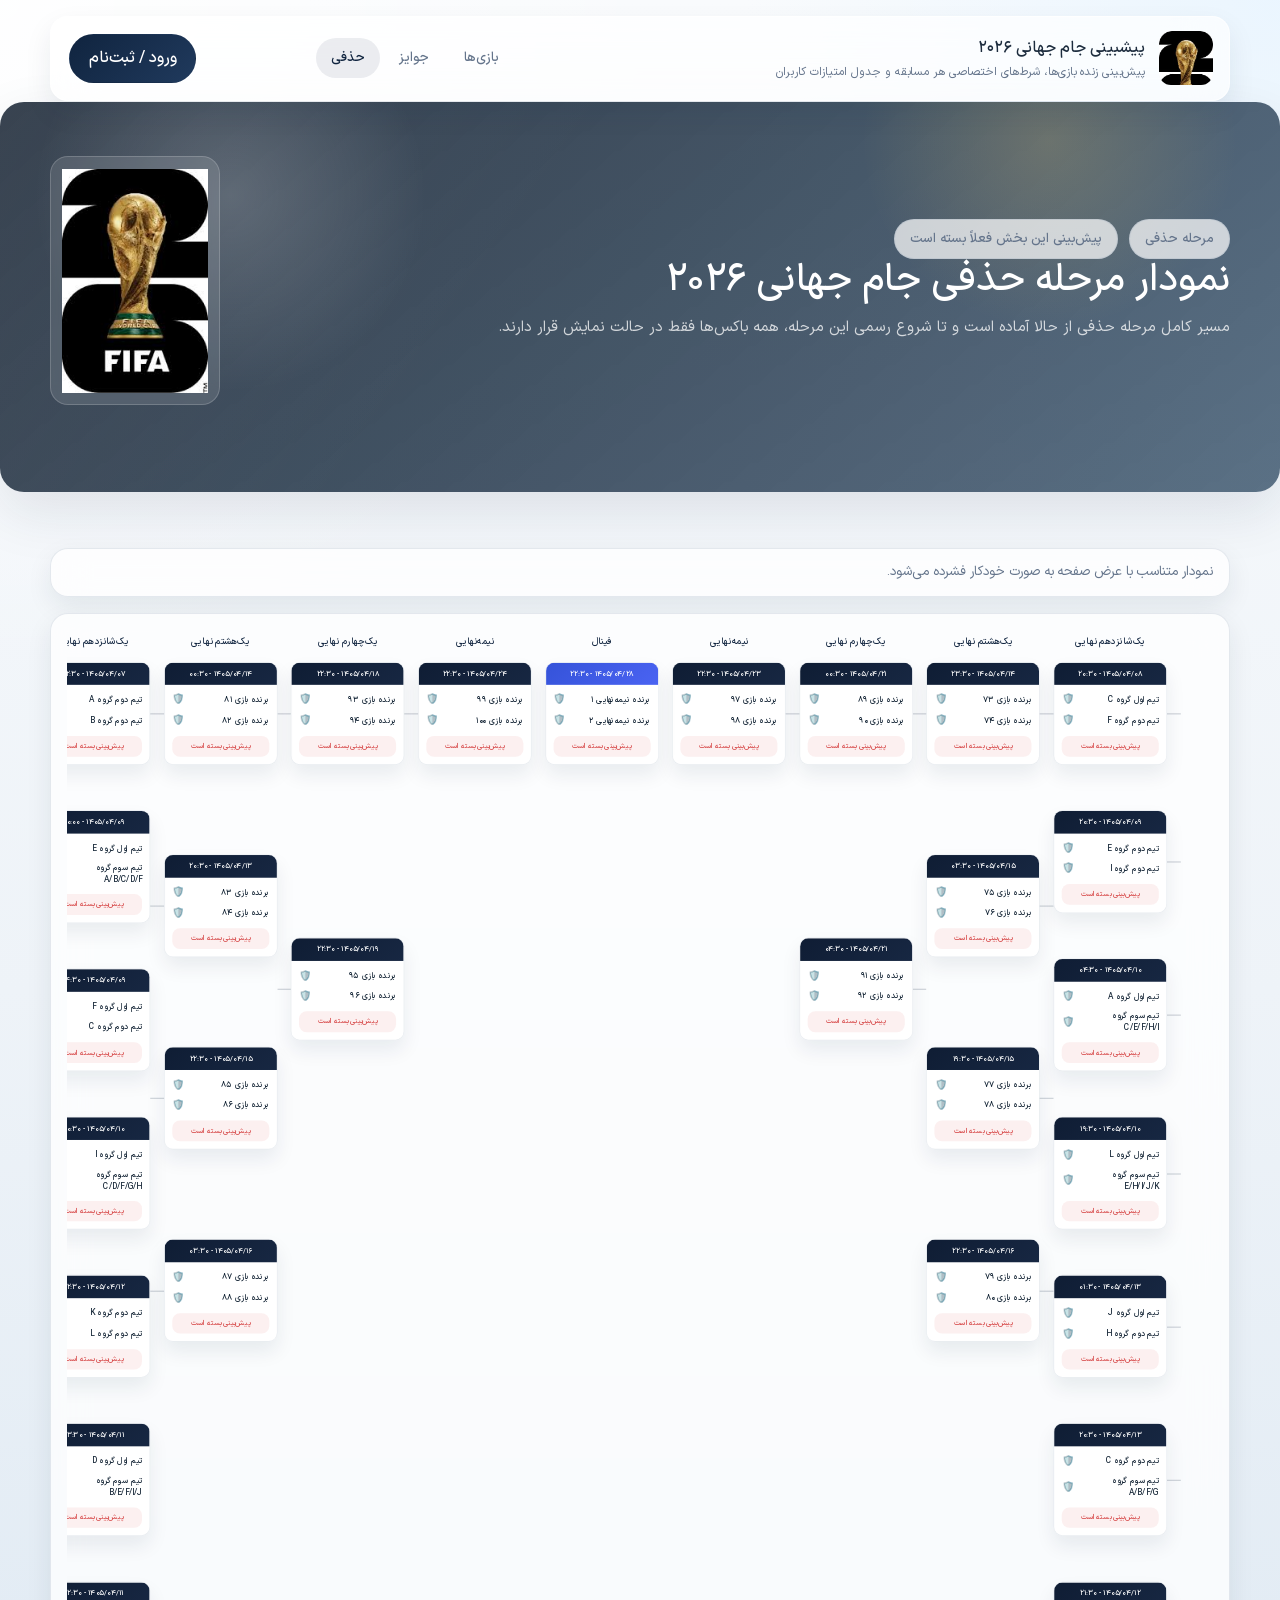
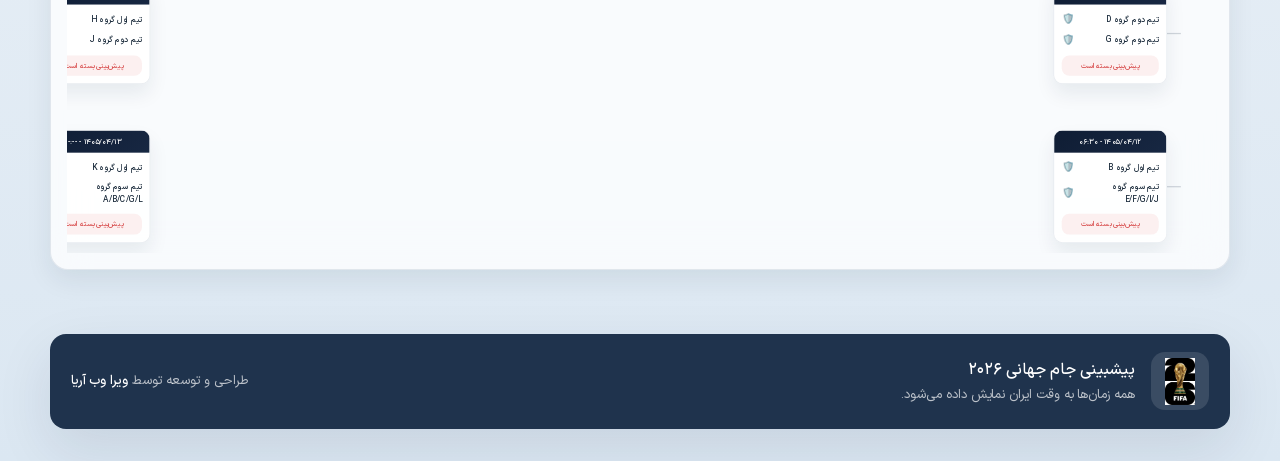
<file: knockout/index.html>
<!DOCTYPE html>
<html lang="fa" dir="rtl">
<head>
  <meta charset="UTF-8">
  <meta name="viewport" content="width=device-width, initial-scale=1.0">
  <title>مرحله حذفی</title>
  <meta name="description" content="نمودار مرحله حذفی جام جهانی ۲۰۲۶ و مسیر تیم‌ها.">
  <link rel="preload" href="/assets/IRANSansX-Light.ttf" as="font" type="font/ttf" crossorigin>
  <link rel="preload" href="/assets/IRANSansX-Regular.ttf" as="font" type="font/ttf" crossorigin>
  <link rel="preload" href="/assets/IRANSansX-Medium.ttf" as="font" type="font/ttf" crossorigin>
  <link rel="icon" href="/favicon.php">
  <link rel="stylesheet" href="/assets/shared.css">
  <script>document.documentElement.classList.add('wc-boot-loading');</script>
  <style>
    .ko-shell {
      display: flex;
      flex-direction: column;
      gap: 1rem;
    }

    .ko-note {
      padding: 0.85rem 1rem;
      color: var(--wc-muted);
      font-size: 0.84rem;
    }

    .ko-board-wrap {
      overflow: hidden;
      padding-bottom: 0;
      position: relative;
      display: flex;
      justify-content: center;
      align-items: flex-start;
    }

    .ko-board {
      min-width: 1680px;
      display: grid;
      grid-template-columns: repeat(9, 180px);
      gap: 1.35rem;
      align-items: start;
      padding: 0.5rem 0.25rem 1rem;
      transform-origin: top center;
    }

    .ko-round {
      display: flex;
      flex-direction: column;
      gap: 0.9rem;
    }

    .ko-slot {
      position: relative;
    }

    .ko-slot.ltr::after,
    .ko-slot.rtl::before {
      content: '';
      position: absolute;
      top: 50%;
      width: 1.35rem;
      border-top: 2px solid rgba(16,36,63,0.18);
    }

    .ko-slot.ltr::after {
      left: 100%;
    }

    .ko-slot.rtl::before {
      right: 100%;
    }

    .ko-round-title {
      text-align: center;
      color: var(--wc-navy);
      font-weight: 900;
      font-size: 0.92rem;
      padding-bottom: 0.4rem;
    }

    .ko-card {
      border-radius: 14px;
      overflow: hidden;
      background: rgba(255,255,255,0.88);
      border: 1px solid rgba(145,164,184,0.22);
      box-shadow: 0 16px 30px rgba(16,36,63,0.08);
    }

    .ko-card-head {
      background: linear-gradient(135deg, #0f1d34, #172742);
      color: #fff;
      padding: 0.55rem 0.75rem;
      font-size: 0.72rem;
      font-weight: 800;
      text-align: center;
    }

    .ko-card-head.final {
      background: linear-gradient(135deg, #3553d9, #4a63f2);
    }

    .ko-card-body {
      padding: 0.75rem;
      display: flex;
      flex-direction: column;
      gap: 0.55rem;
    }

    .ko-team-row {
      display: flex;
      align-items: center;
      justify-content: space-between;
      gap: 0.55rem;
      color: var(--wc-text);
      font-size: 0.82rem;
      font-weight: 700;
    }

    .ko-team-row span:last-child {
      color: var(--wc-muted);
      font-size: 1rem;
    }

    .ko-closed {
      margin-top: 0.2rem;
      text-align: center;
      font-size: 0.72rem;
      font-weight: 800;
      color: var(--wc-red);
      background: rgba(214,69,69,0.08);
      border-radius: 12px;
      padding: 0.45rem 0.6rem;
    }

    .ko-spacer-1 { margin-top: 58px; }
    .ko-spacer-2 { margin-top: 128px; }
    .ko-spacer-3 { margin-top: 260px; }
    .ko-spacer-4 { margin-top: 420px; }

    @media (max-width: 760px) {
      .ko-note {
        padding: 0.95rem;
      }
    }
  </style>
</head>
<body>
  <header class="wc-page-hero">
    <div class="wc-page wc-page-hero-inner">
      <div class="wc-page-hero-copy">
        <div class="wc-chip-row">
          <span class="wc-chip">مرحله حذفی</span>
          <span class="wc-chip">پیش‌بینی این بخش فعلاً بسته است</span>
        </div>
        <h1>نمودار مرحله حذفی جام جهانی ۲۰۲۶</h1>
        <p>مسیر کامل مرحله حذفی از حالا آماده است و تا شروع رسمی این مرحله، همه باکس‌ها فقط در حالت نمایش قرار دارند.</p>
      </div>
      <div class="wc-hero-brand">
        <img alt="جام جهانی ۲۰۲۶" id="heroLogo" class="wc-deferred-media">
      </div>
    </div>
  </header>

  <main class="wc-page ko-shell">
    <div class="wc-glass-panel ko-note">
      نمودار متناسب با عرض صفحه به صورت خودکار فشرده می‌شود.
    </div>
    <div class="wc-glass-panel" style="padding:1rem">
      <div class="ko-board-wrap">
        <div class="ko-board" id="knockoutBoard"></div>
      </div>
    </div>
  </main>

  <script src="/assets/shared.js"></script>
  <script>
    WC.init({ activePage: 'knockout' });

    const placeholder = {
      r32Left: [
        ['تیم اول گروه C', 'تیم دوم گروه F', '۱۴۰۵/۰۴/۰۸ - ۲۰:۳۰'],
        ['تیم دوم گروه E', 'تیم دوم گروه I', '۱۴۰۵/۰۴/۰۹ - ۲۰:۳۰'],
        ['تیم اول گروه A', 'تیم سوم گروه C/E/F/H/I', '۱۴۰۵/۰۴/۱۰ - ۰۴:۳۰'],
        ['تیم اول گروه L', 'تیم سوم گروه E/H/I/J/K', '۱۴۰۵/۰۴/۱۰ - ۱۹:۳۰'],
        ['تیم اول گروه J', 'تیم دوم گروه H', '۱۴۰۵/۰۴/۱۳ - ۰۱:۳۰'],
        ['تیم دوم گروه C', 'تیم سوم گروه A/B/F/G', '۱۴۰۵/۰۴/۱۳ - ۲۰:۳۰'],
        ['تیم دوم گروه D', 'تیم دوم گروه G', '۱۴۰۵/۰۴/۱۲ - ۲۱:۳۰'],
        ['تیم اول گروه B', 'تیم سوم گروه E/F/G/I/J', '۱۴۰۵/۰۴/۱۲ - ۰۶:۳۰']
      ],
      r16Left: [
        ['برنده بازی ۷۳', 'برنده بازی ۷۴', '۱۴۰۵/۰۴/۱۴ - ۲۳:۳۰'],
        ['برنده بازی ۷۵', 'برنده بازی ۷۶', '۱۴۰۵/۰۴/۱۵ - ۰۳:۳۰'],
        ['برنده بازی ۷۷', 'برنده بازی ۷۸', '۱۴۰۵/۰۴/۱۵ - ۱۹:۳۰'],
        ['برنده بازی ۷۹', 'برنده بازی ۸۰', '۱۴۰۵/۰۴/۱۶ - ۲۲:۳۰']
      ],
      qfLeft: [
        ['برنده بازی ۸۹', 'برنده بازی ۹۰', '۱۴۰۵/۰۴/۲۱ - ۰۰:۳۰'],
        ['برنده بازی ۹۱', 'برنده بازی ۹۲', '۱۴۰۵/۰۴/۲۱ - ۰۴:۳۰']
      ],
      sfLeft: [
        ['برنده بازی ۹۷', 'برنده بازی ۹۸', '۱۴۰۵/۰۴/۲۳ - ۲۲:۳۰']
      ],
      final: [
        ['برنده نیمه‌نهایی ۱', 'برنده نیمه‌نهایی ۲', '۱۴۰۵/۰۴/۲۸ - ۲۲:۳۰']
      ],
      sfRight: [
        ['برنده بازی ۹۹', 'برنده بازی ۱۰۰', '۱۴۰۵/۰۴/۲۴ - ۲۲:۳۰']
      ],
      qfRight: [
        ['برنده بازی ۹۳', 'برنده بازی ۹۴', '۱۴۰۵/۰۴/۱۸ - ۲۲:۳۰'],
        ['برنده بازی ۹۵', 'برنده بازی ۹۶', '۱۴۰۵/۰۴/۱۹ - ۲۲:۳۰']
      ],
      r16Right: [
        ['برنده بازی ۸۱', 'برنده بازی ۸۲', '۱۴۰۵/۰۴/۱۴ - ۰۰:۳۰'],
        ['برنده بازی ۸۳', 'برنده بازی ۸۴', '۱۴۰۵/۰۴/۱۳ - ۲۰:۳۰'],
        ['برنده بازی ۸۵', 'برنده بازی ۸۶', '۱۴۰۵/۰۴/۱۵ - ۲۲:۳۰'],
        ['برنده بازی ۸۷', 'برنده بازی ۸۸', '۱۴۰۵/۰۴/۱۶ - ۰۳:۳۰']
      ],
      r32Right: [
        ['تیم دوم گروه A', 'تیم دوم گروه B', '۱۴۰۵/۰۴/۰۷ - ۲۲:۳۰'],
        ['تیم اول گروه E', 'تیم سوم گروه A/B/C/D/F', '۱۴۰۵/۰۴/۰۹ - ۰۰:۰۰'],
        ['تیم اول گروه F', 'تیم دوم گروه C', '۱۴۰۵/۰۴/۰۹ - ۰۴:۳۰'],
        ['تیم اول گروه I', 'تیم سوم گروه C/D/F/G/H', '۱۴۰۵/۰۴/۱۰ - ۰۰:۳۰'],
        ['تیم دوم گروه K', 'تیم دوم گروه L', '۱۴۰۵/۰۴/۱۲ - ۲۲:۳۰'],
        ['تیم اول گروه D', 'تیم سوم گروه B/E/F/I/J', '۱۴۰۵/۰۴/۱۱ - ۰۳:۳۰'],
        ['تیم اول گروه H', 'تیم دوم گروه J', '۱۴۰۵/۰۴/۱۱ - ۲۲:۳۰'],
        ['تیم اول گروه K', 'تیم سوم گروه A/B/C/G/L', '۱۴۰۵/۰۴/۱۳ - --:--']
      ]
    };

    function renderCard(item, isFinal) {
      return (
        '<article class="ko-card">' +
          '<div class="ko-card-head ' + (isFinal ? 'final' : '') + '">' + item[2] + '</div>' +
          '<div class="ko-card-body">' +
            '<div class="ko-team-row"><span>' + item[0] + '</span><span>🛡️</span></div>' +
            '<div class="ko-team-row"><span>' + item[1] + '</span><span>🛡️</span></div>' +
            '<div class="ko-closed">پیش‌بینی بسته است</div>' +
          '</div>' +
        '</article>'
      );
    }

    function renderRound(title, items, spacerClass, isFinal, slotDirection) {
      return (
        '<section class="ko-round">' +
          '<div class="ko-round-title">' + title + '</div>' +
          items.map(function (item, index) {
            const extra = spacerClass && index > 0 ? ' ' + spacerClass : '';
            const slotClass = ['ko-slot', slotDirection || '', extra.trim()].filter(Boolean).join(' ');
            return '<div class="' + slotClass + '">' + renderCard(item, !!isFinal) + '</div>';
          }).join('') +
        '</section>'
      );
    }

    function buildBoard() {
      WC.setDeferredImage('heroLogo', WC.getSettings().logo_url || '/assets/worldcup.jpeg');
      document.getElementById('knockoutBoard').innerHTML = [
        renderRound('یک‌شانزدهم نهایی', placeholder.r32Left, 'ko-spacer-1', false, 'ltr'),
        renderRound('یک‌هشتم نهایی', placeholder.r16Left, 'ko-spacer-2', false, 'ltr'),
        renderRound('یک‌چهارم نهایی', placeholder.qfLeft, 'ko-spacer-3', false, 'ltr'),
        renderRound('نیمه‌نهایی', placeholder.sfLeft, 'ko-spacer-4', false, 'ltr'),
        renderRound('فینال', placeholder.final, '', true, ''),
        renderRound('نیمه‌نهایی', placeholder.sfRight, 'ko-spacer-4', false, 'rtl'),
        renderRound('یک‌چهارم نهایی', placeholder.qfRight, 'ko-spacer-3', false, 'rtl'),
        renderRound('یک‌هشتم نهایی', placeholder.r16Right, 'ko-spacer-2', false, 'rtl'),
        renderRound('یک‌شانزدهم نهایی', placeholder.r32Right, 'ko-spacer-1', false, 'rtl')
      ].join('');
      fitBoard();
    }

    function fitBoard() {
      const wrap = document.querySelector('.ko-board-wrap');
      const board = document.getElementById('knockoutBoard');
      if (!wrap || !board) return;
      board.style.transform = 'scale(1)';
      wrap.style.height = 'auto';
      const naturalWidth = board.scrollWidth;
      const naturalHeight = board.scrollHeight;
      if (!naturalWidth || !naturalHeight) return;
      const scale = Math.min(1, wrap.clientWidth / naturalWidth);
      board.style.transform = 'scale(' + scale + ')';
      wrap.style.height = Math.ceil(naturalHeight * scale) + 'px';
    }

    window.addEventListener('resize', fitBoard);
    WC.refreshSettings().then(buildBoard);
  </script>
</body>
</html>
</file>
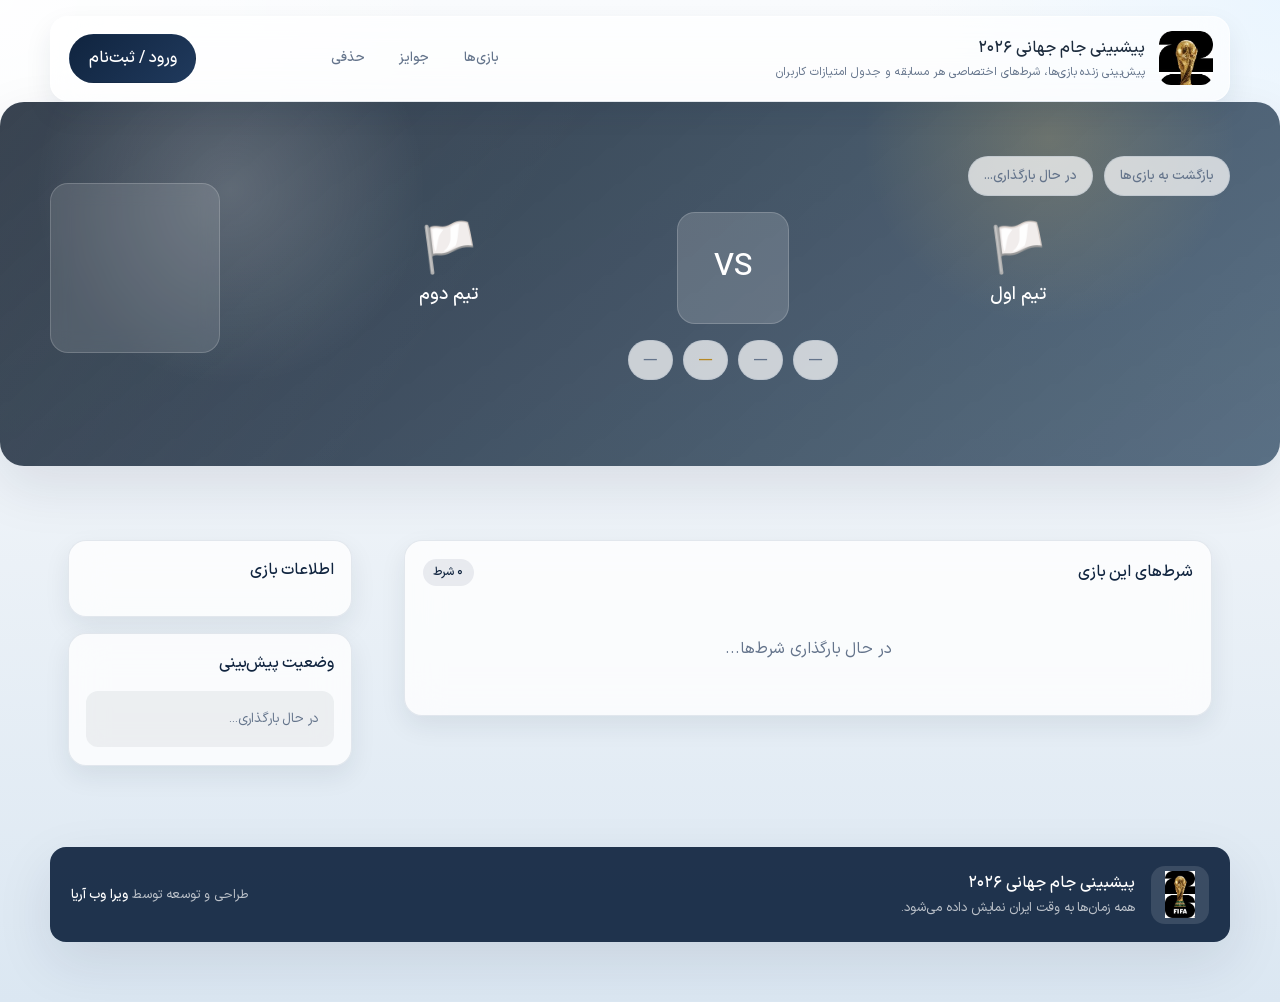
<file: match/index.html>
<!DOCTYPE html>
<html lang="fa" dir="rtl">
<head>
  <meta charset="UTF-8">
  <meta name="viewport" content="width=device-width, initial-scale=1.0">
  <title>جزئیات بازی</title>
  <meta name="description" content="جزئیات بازی و ثبت پیش‌بینی مسابقات جام جهانی ۲۰۲۶.">
  <link rel="preload" href="/assets/IRANSansX-Light.ttf" as="font" type="font/ttf" crossorigin>
  <link rel="preload" href="/assets/IRANSansX-Regular.ttf" as="font" type="font/ttf" crossorigin>
  <link rel="preload" href="/assets/IRANSansX-Medium.ttf" as="font" type="font/ttf" crossorigin>
  <link rel="icon" href="/favicon.php">
  <link rel="stylesheet" href="/assets/shared.css">
  <script>document.documentElement.classList.add('wc-boot-loading');</script>
  <style>
    .match-shell {
      display: grid;
      grid-template-columns: minmax(0, 1fr) 320px;
      gap: 1rem;
      align-items: start;
    }

    .match-side,
    .match-main,
    .match-meta-card,
    .match-bet,
    .match-submit-bar {
      padding: 1.1rem;
    }

    .match-board {
      display: grid;
      grid-template-columns: 1fr auto 1fr;
      gap: 1rem;
      align-items: center;
      margin: 1rem 0;
    }

    .match-team {
      display: flex;
      flex-direction: column;
      align-items: center;
      gap: 0.35rem;
      text-align: center;
    }

    .match-team .flag {
      font-size: 3rem;
      line-height: 1;
    }

    .match-team strong {
      color: #fff;
      font-size: 1.15rem;
      line-height: 1.4;
    }

    .match-score {
      min-width: 112px;
      min-height: 112px;
      padding: 1rem;
      border-radius: 18px;
      background: rgba(255,255,255,0.16);
      border: 1px solid rgba(255,255,255,0.18);
      color: #fff;
      display: grid;
      place-items: center;
      font-size: 1.95rem;
      font-weight: 900;
      text-align: center;
    }

    .match-status-line {
      display: flex;
      flex-wrap: wrap;
      justify-content: center;
      gap: 0.6rem;
    }

    .match-side {
      display: flex;
      flex-direction: column;
      gap: 1rem;
    }

    .match-meta-list {
      display: flex;
      flex-direction: column;
      gap: 0.75rem;
      color: var(--wc-muted);
      font-size: 0.85rem;
      line-height: 1.8;
    }

    .match-meta-list strong {
      display: block;
      color: var(--wc-navy);
      margin-bottom: 0.1rem;
    }

    .match-bets {
      display: flex;
      flex-direction: column;
      gap: 0.9rem;
    }

    .match-bet-head {
      display: flex;
      justify-content: space-between;
      align-items: flex-start;
      gap: 0.8rem;
      flex-wrap: wrap;
      margin-bottom: 0.8rem;
    }

    .match-bet-head h3 {
      margin: 0;
      color: var(--wc-navy);
      font-size: 0.96rem;
    }

    .match-bet-head p {
      margin: 0.25rem 0 0;
      color: var(--wc-muted);
      font-size: 0.8rem;
    }

    .bet-options {
      display: flex;
      flex-direction: column;
      gap: 0.55rem;
    }

    .bet-option {
      display: flex;
      align-items: center;
      justify-content: space-between;
      gap: 0.8rem;
      padding: 0.9rem 1rem;
      border-radius: 12px;
      border: 1px solid rgba(145,164,184,0.24);
      background: rgba(255,255,255,0.82);
      cursor: pointer;
      transition: all 0.18s ease;
    }

    .bet-option:hover { border-color: rgba(16,36,63,0.24); }
    .bet-option.selected { border-color: rgba(16,36,63,0.42); background: rgba(237,244,250,0.96); }
    .bet-option.correct { border-color: rgba(11,140,83,0.28); background: rgba(11,140,83,0.09); }
    .bet-option.wrong { border-color: rgba(214,69,69,0.24); background: rgba(214,69,69,0.09); }
    .bet-option.disabled { cursor: default; }

    .bet-option-copy {
      display: flex;
      flex-direction: column;
      gap: 0.18rem;
    }

    .bet-option-copy strong {
      color: var(--wc-text);
      font-size: 0.9rem;
    }

    .bet-option-copy small {
      color: var(--wc-muted);
      font-size: 0.74rem;
    }

    .bet-option-mark {
      width: 24px;
      height: 24px;
      border-radius: 50%;
      flex-shrink: 0;
      border: 2px solid rgba(145,164,184,0.42);
      display: grid;
      place-items: center;
      color: #fff;
      font-size: 0.72rem;
      font-weight: 900;
    }

    .bet-option.selected .bet-option-mark { border-color: var(--wc-navy); background: var(--wc-navy); }
    .bet-option.correct .bet-option-mark { border-color: var(--wc-green); background: var(--wc-green); }
    .bet-option.wrong .bet-option-mark { border-color: var(--wc-red); background: var(--wc-red); }

    .exact-score-card {
      border-radius: 16px;
      background: rgba(255,255,255,0.86);
      border: 1px solid rgba(145,164,184,0.2);
      padding: 1rem;
      display: flex;
      flex-direction: column;
      gap: 0.9rem;
    }

    .exact-score-grid {
      display: grid;
      grid-template-columns: 1fr auto 1fr;
      gap: 0.8rem;
      align-items: center;
    }

    .exact-score-team {
      display: flex;
      flex-direction: column;
      align-items: center;
      gap: 0.35rem;
      text-align: center;
    }

    .exact-score-team .flag {
      font-size: 2.2rem;
      line-height: 1;
    }

    .exact-score-select {
      width: 100%;
      border-radius: 12px;
      border: 1px solid rgba(145,164,184,0.28);
      padding: 0.75rem 0.9rem;
      background: #fff;
      font-weight: 800;
      text-align: center;
    }

    .exact-score-divider {
      width: 52px;
      height: 52px;
      border-radius: 50%;
      display: grid;
      place-items: center;
      background: rgba(16,36,63,0.06);
      color: var(--wc-muted);
      font-weight: 900;
    }

    .exact-score-help {
      color: var(--wc-muted);
      font-size: 0.78rem;
      text-align: center;
      line-height: 1.8;
    }

    .match-note {
      padding: 0.95rem 1rem;
      border-radius: 12px;
      background: rgba(16,36,63,0.06);
      color: var(--wc-muted);
      font-size: 0.84rem;
      line-height: 1.9;
    }

    .match-submit-bar {
      position: sticky;
      bottom: 1rem;
      display: flex;
      align-items: center;
      justify-content: space-between;
      gap: 1rem;
      border-radius: 16px;
      background: rgba(255,255,255,0.92);
      border: 1px solid rgba(145,164,184,0.2);
      box-shadow: 0 18px 38px rgba(16,36,63,0.12);
      margin-top: 1rem;
      flex-wrap: wrap;
    }

    .match-submit-bar strong {
      display: block;
      color: var(--wc-navy);
    }

    .match-submit-bar span {
      color: var(--wc-muted);
      font-size: 0.8rem;
    }

    .match-countdown {
      color: var(--wc-gold);
      font-weight: 900;
      font-size: 0.82rem;
    }

    @media (max-width: 980px) {
      .match-shell {
        grid-template-columns: 1fr;
      }
    }

    @media (max-width: 680px) {
      .match-board {
        grid-template-columns: 1fr;
      }

      .match-score {
        margin: 0 auto;
        min-width: 96px;
        min-height: 96px;
        font-size: 1.6rem;
      }

      .exact-score-grid {
        grid-template-columns: 1fr;
      }

      .exact-score-divider {
        margin: 0 auto;
      }

      .match-submit-bar {
        bottom: 0.75rem;
      }
    }
  </style>
</head>
<body>
  <header class="wc-page-hero">
    <div class="wc-page-hero-inner wc-page">
      <div class="wc-page-hero-copy">
        <div class="wc-chip-row" style="margin-bottom:0.8rem">
          <a href="/" class="wc-chip">بازگشت به بازی‌ها</a>
          <span class="wc-chip" id="matchStage">در حال بارگذاری...</span>
        </div>
        <div class="match-board">
          <div class="match-team">
            <span class="flag" id="team1Flag">🏳️</span>
            <strong id="team1Name">تیم اول</strong>
          </div>
          <div class="match-score" id="matchScore">VS</div>
          <div class="match-team">
            <span class="flag" id="team2Flag">🏳️</span>
            <strong id="team2Name">تیم دوم</strong>
          </div>
        </div>
        <div class="match-status-line">
          <span class="wc-chip" id="matchDate">—</span>
          <span class="wc-chip" id="matchVenue">—</span>
          <span class="wc-chip match-countdown" id="matchCountdown">—</span>
          <span class="wc-chip" id="predictionStatus">—</span>
        </div>
      </div>
      <div class="wc-hero-brand">
        <img alt="جام جهانی ۲۰۲۶" id="heroLogo" class="wc-deferred-media">
      </div>
    </div>
  </header>

  <main class="wc-page">
    <div class="match-shell">
      <section class="match-main">
        <div class="wc-glass-panel" style="padding:1.15rem">
          <div class="wc-section-title">
            <h2>شرط‌های این بازی</h2>
            <span class="wc-badge info" id="betsCount">۰ شرط</span>
          </div>
          <div id="authNotice" class="match-note" style="display:none"></div>
          <div id="betsRoot" class="match-bets">
            <div class="wc-loader">در حال بارگذاری شرط‌ها...</div>
          </div>
          <div id="submitWrap" style="display:none"></div>
        </div>
      </section>

      <aside class="match-side">
        <div class="wc-glass-panel match-meta-card">
          <div class="wc-section-title"><h3>اطلاعات بازی</h3></div>
          <div class="match-meta-list" id="metaRoot"></div>
        </div>
        <div class="wc-glass-panel match-meta-card">
          <div class="wc-section-title"><h3>وضعیت پیش‌بینی</h3></div>
          <div class="match-note" id="lockExplain">در حال بارگذاری...</div>
        </div>
      </aside>
    </div>
  </main>

  <script src="/assets/shared.js"></script>
  <script>
    WC.init({ activePage: '' });

    const matchId = new URLSearchParams(location.search).get('id');
    const shouldPromptAuth = new URLSearchParams(location.search).get('auth') === '1';
    let matchData = null;
    let bets = [];
    let userPredictions = {};
    let pendingSelections = {};
    let currentUser = null;
    let isLoadingMatch = false;
    let matchRefreshTimer = null;
    let countdownTimer = null;
    let authPrompted = false;

    function toFaDigits(value) {
      return String(value).replace(/\d/g, function (digit) {
        return '۰۱۲۳۴۵۶۷۸۹'[digit];
      });
    }

    function parseTehranDate(value) {
      if (value instanceof Date) return value;
      if (value && typeof value === 'object') {
        if (typeof value.match_timestamp === 'number' && value.match_timestamp > 0) {
          return new Date(value.match_timestamp * 1000);
        }
        if (typeof value.match_datetime === 'string') {
          value = value.match_datetime;
        }
      }
      const normalized = String(value || '').trim().replace('T', ' ');
      const parts = normalized.match(/^(\d{4})-(\d{2})-(\d{2}) (\d{2}):(\d{2})(?::(\d{2}))?$/);
      if (parts) {
        const utcMs = Date.UTC(
          Number(parts[1]),
          Number(parts[2]) - 1,
          Number(parts[3]),
          Number(parts[4]),
          Number(parts[5]),
          Number(parts[6] || 0)
        ) - (3.5 * 60 * 60 * 1000);
        return new Date(utcMs);
      }
      return new Date(normalized);
    }

    function formatDateTime(dateValue) {
      const date = parseTehranDate(dateValue);
      return date.toLocaleString('fa-IR', {
        timeZone: 'Asia/Tehran',
        weekday: 'long',
        year: 'numeric',
        month: 'long',
        day: 'numeric',
        hour: '2-digit',
        minute: '2-digit'
      });
    }

    function stageLabel(stage) {
      const map = { group: 'مرحله گروهی', r32: 'مرحله ۳۲ تیم', r16: 'مرحله ۱۶ تیم', qf: 'یک‌چهارم نهایی', sf: 'نیمه‌نهایی', final: 'فینال', '3rd': 'رده‌بندی' };
      return map[stage] || stage || 'بازی';
    }

    function countdownText() {
      if (!matchData || matchData.status !== 'upcoming') return 'شروع شده یا پایان یافته';
      const diff = ((matchData.match_timestamp || 0) * 1000) - Date.now();
      if (diff <= 0) return 'شروع شده یا پایان یافته';
      const totalMinutes = Math.floor(diff / 60000);
      const days = Math.floor(totalMinutes / 1440);
      const hours = Math.floor((totalMinutes % 1440) / 60);
      const minutes = totalMinutes % 60;
      if (days > 0) return 'تا شروع: ' + toFaDigits(days) + ' روز و ' + toFaDigits(hours) + ' ساعت';
      if (hours > 0) return 'تا شروع: ' + toFaDigits(hours) + ' ساعت و ' + toFaDigits(minutes) + ' دقیقه';
      return 'تا شروع: ' + toFaDigits(Math.max(minutes, 0)) + ' دقیقه';
    }

    function predictionCopy() {
      if (!matchData) return '';
      if (matchData.status === 'finished') return 'این بازی پایان یافته و امتیازها محاسبه شده‌اند.';
      if (matchData.status === 'live') return 'این بازی در حال برگزاری است و ثبت پیش‌بینی بسته شده. نتیجه و دقیقه بازی به‌صورت زنده به‌روزرسانی می‌شود.';
      if (matchData.is_prediction_open) {
        return 'پیش‌بینی این بازی باز است و تا ' + toFaDigits(matchData.lock_minutes || 10) + ' دقیقه قبل از شروع بسته می‌شود.';
      }
      const start = (matchData.match_timestamp || 0) * 1000;
      const now = Date.now();
      if (start > now + (matchData.prediction_window_hours || 48) * 3600000) {
        return 'پیش‌بینی این بازی فقط در ' + toFaDigits(matchData.prediction_window_hours || 48) + ' ساعت مانده به مسابقه فعال می‌شود.';
      }
      return 'زمان پیش‌بینی این بازی به پایان رسیده است.';
    }

    function renderMeta() {
      document.getElementById('team1Flag').textContent = matchData.team1_flag || '🏳️';
      document.getElementById('team2Flag').textContent = matchData.team2_flag || '🏳️';
      document.getElementById('team1Name').textContent = matchData.team1;
      document.getElementById('team2Name').textContent = matchData.team2;
      WC.setDeferredImage('heroLogo', WC.getSettings().logo_url || '/assets/worldcup.jpeg');
      document.getElementById('matchStage').textContent = stageLabel(matchData.stage) + (matchData.group_name ? ' | گروه ' + matchData.group_name : '');
      document.getElementById('matchDate').textContent = formatDateTime(matchData.match_datetime);
      document.getElementById('matchVenue').textContent = matchData.venue || 'محل برگزاری اعلام نشده';
      document.getElementById('matchCountdown').textContent = countdownText();
      WC.applySeo({
        seoTitle: matchData.team1 + ' - ' + matchData.team2 + ' | ' + WC.displaySiteName(),
        seoDescription: 'پیش‌بینی بازی ' + matchData.team1 + ' و ' + matchData.team2 + '، مشاهده زمان بازی، شرط‌ها و نتیجه زنده در سامانه پیش‌بینی جام جهانی.'
      });

      if (matchData.status === 'finished' || matchData.status === 'live') {
        document.getElementById('matchScore').textContent = toFaDigits(matchData.score_team1 != null ? matchData.score_team1 : 0) + ' - ' + toFaDigits(matchData.score_team2 != null ? matchData.score_team2 : 0);
        document.getElementById('predictionStatus').textContent = matchData.status === 'live'
          ? (matchData.live_status_text || (matchData.live_minute ? 'دقیقه ' + toFaDigits(matchData.live_minute) : 'زنده'))
          : 'بازی پایان یافته';
      } else {
        document.getElementById('matchScore').textContent = 'VS';
        document.getElementById('predictionStatus').textContent = matchData.is_prediction_open ? 'پیش‌بینی باز' : 'پیش‌بینی بسته';
      }

      document.getElementById('lockExplain').textContent = predictionCopy();
      document.getElementById('metaRoot').innerHTML = [
        ['مرحله', stageLabel(matchData.stage)],
        ['گروه', matchData.group_name || '—'],
        ['شمارش معکوس', countdownText()],
        ['وضعیت زنده', matchData.status === 'live' ? (matchData.live_status_text || (matchData.live_minute ? toFaDigits(matchData.live_minute) + ' دقیقه' : 'زنده')) : '—'],
        ['قفل پیش‌بینی', toFaDigits(matchData.lock_minutes || 10) + ' دقیقه قبل از شروع'],
        ['پنجره ثبت', toFaDigits(matchData.prediction_window_hours || 48) + ' ساعت مانده به شروع']
      ].map(function (row) {
        return '<div><strong>' + row[0] + '</strong><span>' + row[1] + '</span></div>';
      }).join('');
    }

    function renderAuthNotice() {
      const notice = document.getElementById('authNotice');
      if (currentUser || matchData.status === 'finished' || !matchData.is_prediction_open) {
        notice.style.display = 'none';
        return;
      }
      notice.style.display = 'block';
      notice.innerHTML = 'برای ثبت پیش‌بینی وارد حساب کاربری شوید. <button type="button" class="wc-button secondary" onclick="WC.openLogin(onLoginSuccess)">ورود / ثبت‌نام</button>';
    }

    function optionValue(betId) {
      const saved = userPredictions[betId];
      return pendingSelections[betId] || (saved ? saved.selected_option : '');
    }

    function getOptionTitle(bet, option) {
      const team1 = matchData.team1;
      const team2 = matchData.team2;
      if (bet.bet_type === 'winner') {
        if (option.indexOf('تیم اول') !== -1) return 'برد ' + team1;
        if (option.indexOf('تیم دوم') !== -1) return 'برد ' + team2;
      }
      if (bet.bet_type === 'first_goal_team' || bet.bet_type === 'first_scorer') {
        if (option === 'تیم اول') return 'گل اول: ' + team1;
        if (option === 'تیم دوم') return 'گل اول: ' + team2;
      }
      return option.replace(/تیم اول/g, team1).replace(/تیم دوم/g, team2);
    }

    function optionClass(option, bet, savedPrediction, selectedOption) {
      const correct = bet.correct_option;
      if (matchData.status === 'finished' && correct) {
        if (option === correct) return 'bet-option correct disabled';
        if (savedPrediction && option === savedPrediction.selected_option) return 'bet-option wrong disabled';
        return 'bet-option disabled';
      }
      if (selectedOption === option) return 'bet-option selected';
      if (!matchData.is_prediction_open || !currentUser) return 'bet-option disabled';
      return 'bet-option';
    }

    function renderOptionList(bet) {
      const saved = userPredictions[bet.id] || null;
      const selected = optionValue(bet.id);
      return '<div class="bet-options">' + (bet.options || []).map(function (option) {
        const klass = optionClass(option, bet, saved, selected);
        const click = klass.indexOf('disabled') === -1 ? 'onclick="selectOption(' + bet.id + ', \'' + option.replace(/\\/g, '\\\\').replace(/'/g, "\\'") + '\')"' : '';
        const mark = (klass.indexOf('correct') !== -1) ? '✓' : ((klass.indexOf('wrong') !== -1) ? '×' : '');
        return '<div class="' + klass + '" ' + click + '><div class="bet-option-copy"><strong>' + getOptionTitle(bet, option) + '</strong></div><span class="bet-option-mark">' + mark + '</span></div>';
      }).join('') + '</div>';
    }

    function renderExactScore(bet) {
      const saved = userPredictions[bet.id] || null;
      const currentValue = optionValue(bet.id);
      const parts = currentValue && /^\d{1,2}-\d{1,2}$/.test(currentValue) ? currentValue.split('-') : ['', ''];
      const disabled = !currentUser || !matchData.is_prediction_open || matchData.status === 'finished';
      const makeOptions = function (selected) {
        let html = '<option value="">انتخاب</option>';
        for (let i = 0; i <= 10; i += 1) {
          html += '<option value="' + i + '"' + (String(i) === String(selected) ? ' selected' : '') + '>' + toFaDigits(i) + '</option>';
        }
        return html;
      };

      let resultBadge = '<span class="wc-badge warning">' + toFaDigits(bet.points) + ' امتیاز</span>';
      if (saved && matchData.status === 'finished') {
        resultBadge = saved.is_correct == 1
          ? '<span class="wc-badge success">+' + toFaDigits(saved.points_earned) + ' امتیاز</span>'
          : '<span class="wc-badge danger">پیش‌بینی شما اشتباه بود</span>';
      } else if (saved) {
        resultBadge = '<span class="wc-badge success">پیش‌بینی ثبت شده: ' + saved.selected_option + '</span>';
      }

      return (
        '<div class="exact-score-card">' +
          '<div class="match-bet-head" style="margin:0"><div><h3>نتیجه دقیق ' + matchData.team1 + ' - ' + matchData.team2 + '</h3><p>امتیاز این شرط فقط در صورت درست بودن هر دو عدد کامل ثبت می‌شود.</p></div><div class="wc-chip-row">' + resultBadge + (matchData.status === 'finished' && bet.correct_option ? '<span class="wc-badge info">نتیجه صحیح: ' + bet.correct_option + '</span>' : '') + '</div></div>' +
          '<div class="exact-score-grid">' +
            '<div class="exact-score-team"><span class="flag">' + (matchData.team1_flag || '🏳️') + '</span><strong>' + matchData.team1 + '</strong><select class="exact-score-select" id="score1-' + bet.id + '" ' + (disabled ? 'disabled' : '') + ' onchange="updateExactScore(' + bet.id + ')">' + makeOptions(parts[0]) + '</select></div>' +
            '<div class="exact-score-divider">-</div>' +
            '<div class="exact-score-team"><span class="flag">' + (matchData.team2_flag || '🏳️') + '</span><strong>' + matchData.team2 + '</strong><select class="exact-score-select" id="score2-' + bet.id + '" ' + (disabled ? 'disabled' : '') + ' onchange="updateExactScore(' + bet.id + ')">' + makeOptions(parts[1]) + '</select></div>' +
          '</div>' +
          '<div class="exact-score-help">برای پوشش نتیجه‌هایی مثل صفر-صفر، بازه انتخاب از ۰ تا ۱۰ در نظر گرفته شده است.</div>' +
        '</div>'
      );
    }

    function renderBetCard(bet) {
      const saved = userPredictions[bet.id] || null;
      const badges = [];
      if (saved && matchData.status === 'finished') {
        if (saved.is_correct == 1) badges.push('<span class="wc-badge success">+' + toFaDigits(saved.points_earned) + ' امتیاز</span>');
        else if (saved.is_correct == 0) badges.push('<span class="wc-badge danger">پاسخ شما اشتباه بود</span>');
      } else if (saved && !pendingSelections[bet.id]) {
        badges.push('<span class="wc-badge success">ثبت شده: ' + getOptionTitle(bet, saved.selected_option) + '</span>');
      } else {
        badges.push('<span class="wc-badge warning">' + toFaDigits(bet.points) + ' امتیاز</span>');
      }
      if (matchData.status === 'finished' && bet.correct_option) {
        badges.push('<span class="wc-badge info">نتیجه صحیح: ' + getOptionTitle(bet, bet.correct_option) + '</span>');
      }

      if (bet.bet_type === 'exact_score') {
        return '<article class="wc-glass-panel match-bet">' + renderExactScore(bet) + '</article>';
      }

      return (
        '<article class="wc-glass-panel match-bet">' +
          '<div class="match-bet-head">' +
            '<div><h3>' + bet.label + '</h3><p>' + (bet.bet_type === 'winner' ? 'با اسم واقعی تیم‌ها انتخاب کن.' : 'پیش‌بینی خودت را انتخاب کن.') + '</p></div>' +
            '<div class="wc-chip-row">' + badges.join('') + '</div>' +
          '</div>' +
          renderOptionList(bet) +
        '</article>'
      );
    }

    function renderSubmitBar() {
      const wrap = document.getElementById('submitWrap');
      if (!currentUser || !matchData.is_prediction_open || matchData.status === 'finished') {
        wrap.style.display = 'none';
        wrap.innerHTML = '';
        return;
      }
      const count = Object.keys(pendingSelections).length;
      wrap.style.display = 'block';
      wrap.innerHTML =
        '<div class="match-submit-bar">' +
          '<div><strong>' + (count ? toFaDigits(count) + ' پیش‌بینی آماده ثبت' : 'شرط‌های دلخواهت را انتخاب کن') + '</strong><span>هر تعداد شرط که بخواهی انتخاب کن و در پایان یک‌جا ثبت کن.</span></div>' +
          '<button type="button" class="wc-button" ' + (count ? '' : 'disabled') + ' onclick="submitAllPredictions()">' + (count ? 'ثبت همه پیش‌بینی‌ها' : 'ابتدا انتخاب کن') + '</button>' +
        '</div>';
    }

    function renderBets() {
      const root = document.getElementById('betsRoot');
      document.getElementById('betsCount').textContent = toFaDigits(bets.length) + ' شرط';
      if (!bets.length) {
        root.innerHTML = '<div class="wc-empty">برای این بازی هنوز شرطی تعریف نشده است.</div>';
        renderSubmitBar();
        return;
      }
      root.innerHTML = bets.map(renderBetCard).join('');
      renderSubmitBar();
    }

    function selectOption(betId, option) {
      if (!currentUser) {
        WC.openLogin(onLoginSuccess);
        return;
      }
      if (!matchData.is_prediction_open) return;
      pendingSelections[betId] = option;
      renderBets();
    }

    function updateExactScore(betId) {
      const one = document.getElementById('score1-' + betId).value;
      const two = document.getElementById('score2-' + betId).value;
      if (!currentUser) {
        WC.openLogin(onLoginSuccess);
        return;
      }
      if (!matchData.is_prediction_open) return;
      if (one === '' || two === '') {
        delete pendingSelections[betId];
      } else {
        pendingSelections[betId] = one + '-' + two;
      }
      renderSubmitBar();
    }

    async function submitAllPredictions() {
      const payload = Object.keys(pendingSelections).map(function (betId) {
        return { bet_id: parseInt(betId, 10), selected_option: pendingSelections[betId] };
      });
      if (!payload.length) return;
      const response = await WC.apiFetch('predict_batch', { predictions: payload }, 'POST');
      if (!response.success) {
        WC.toast(response.error || 'خطا در ثبت پیش‌بینی‌ها', 'err');
        return;
      }
      pendingSelections = {};
      WC.toast('همه پیش‌بینی‌های انتخاب‌شده ثبت شدند.');
      await loadMatch();
    }

    async function loadMatch() {
      if (isLoadingMatch) return;
      isLoadingMatch = true;
      try {
        const response = await WC.apiFetch('match_detail', { id: matchId });
        if (!response.success) {
          document.querySelector('.match-main').innerHTML = '<div class="wc-glass-panel wc-empty">' + (response.error || 'بازی یافت نشد.') + '</div>';
          return;
        }
        matchData = response.match;
        bets = response.bets || [];
        userPredictions = response.user_predictions || {};
      currentUser = WC.getUser() && WC.getUser().role !== 'admin' ? WC.getUser() : null;
      renderMeta();
      renderAuthNotice();
      renderBets();
      if (!countdownTimer) {
        countdownTimer = window.setInterval(function () {
          if (matchData) {
            document.getElementById('matchCountdown').textContent = countdownText();
          }
        }, 30000);
      }
      if (shouldPromptAuth && !authPrompted && !currentUser && matchData.status === 'upcoming') {
        authPrompted = true;
        WC.openLogin(onLoginSuccess);
      }
    } finally {
      isLoadingMatch = false;
    }
    }

    function onLoginSuccess(user) {
      currentUser = user;
      renderAuthNotice();
      loadMatch();
    }

    window._wcOnAuth = function (user) {
      currentUser = user && user.role !== 'admin' ? user : null;
      if (matchData) {
        renderAuthNotice();
        renderSubmitBar();
      }
    };
  </script>
  <script>
    document.addEventListener('visibilitychange', function () {
      if (!document.hidden) loadMatch();
    });

    WC.refreshSettings().then(function () {
      loadMatch();
      matchRefreshTimer = window.setInterval(function () {
        if (!document.hidden) loadMatch();
      }, 45000);
    });
  </script>
</body>
</html>
</file>
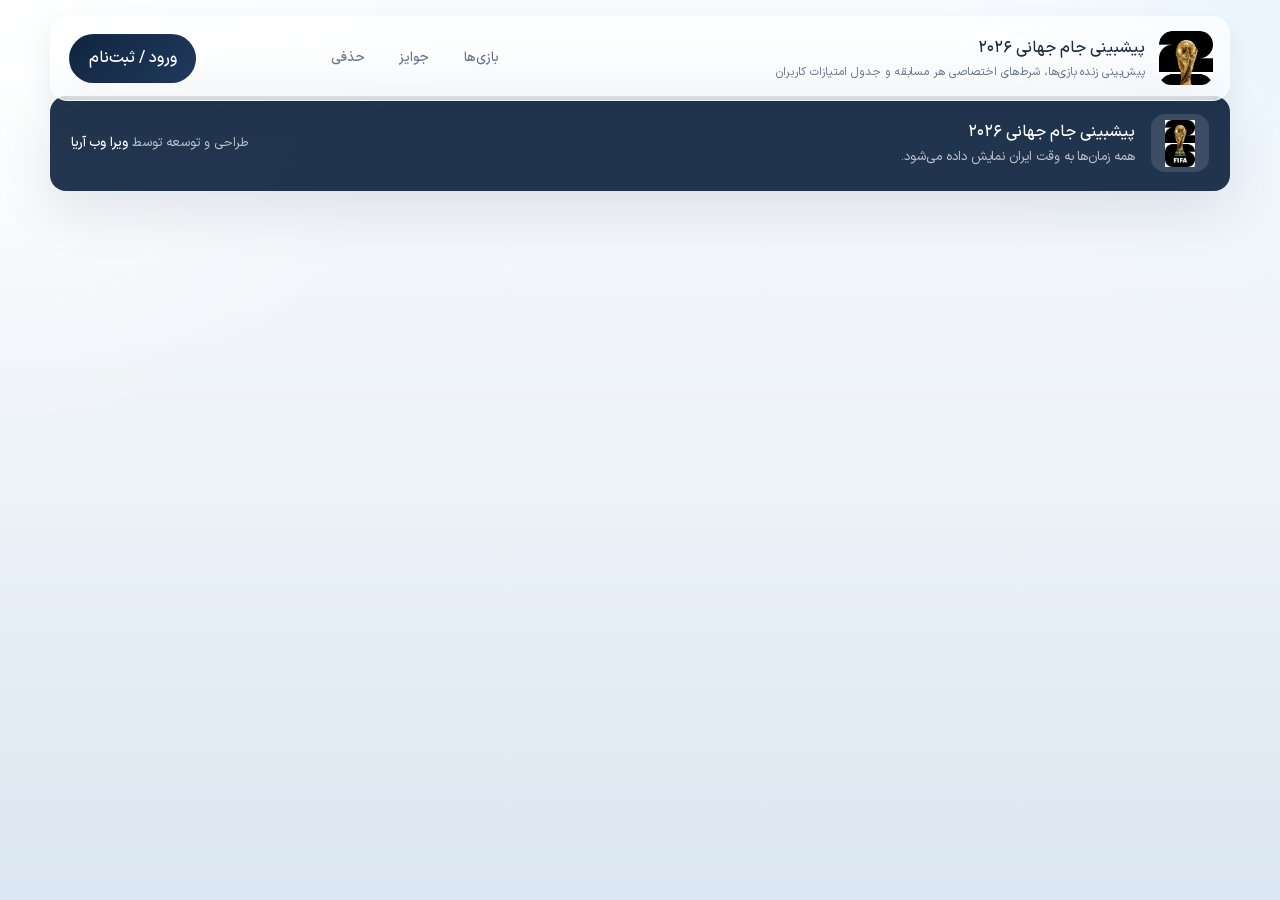
<file: profile/index.html>
<!DOCTYPE html>
<html lang="fa" dir="rtl">
<head>
  <meta charset="UTF-8">
  <meta name="viewport" content="width=device-width, initial-scale=1.0">
  <title>حساب کاربری</title>
  <meta name="description" content="حساب کاربری، امتیازات و جوایز شما در سامانه پیش‌بینی جام جهانی ۲۰۲۶.">
  <link rel="preload" href="/assets/IRANSansX-Light.ttf" as="font" type="font/ttf" crossorigin>
  <link rel="preload" href="/assets/IRANSansX-Regular.ttf" as="font" type="font/ttf" crossorigin>
  <link rel="preload" href="/assets/IRANSansX-Medium.ttf" as="font" type="font/ttf" crossorigin>
  <link rel="icon" href="/favicon.php">
  <link rel="stylesheet" href="/assets/shared.css">
  <script>document.documentElement.classList.add('wc-boot-loading');</script>
  <style>
    .profile-layout {
      display: grid;
      grid-template-columns: minmax(0, 1fr) 320px;
      gap: 1rem;
      align-items: start;
    }

    .profile-main,
    .profile-side,
    .profile-history-card,
    .profile-side-card {
      display: flex;
      flex-direction: column;
      gap: 1rem;
    }

    .profile-card {
      padding: 1.2rem;
    }

    .profile-hero-head {
      display: flex;
      align-items: center;
      gap: 1rem;
      flex-wrap: wrap;
      margin-bottom: 1rem;
    }

    .profile-avatar {
      width: 88px;
      height: 88px;
      border-radius: 18px;
      background: rgba(255,255,255,0.16);
      border: 1px solid rgba(255,255,255,0.2);
      display: grid;
      place-items: center;
      color: #fff;
      font-size: 1.8rem;
      font-weight: 900;
    }

    .profile-hero-head h1 {
      margin: 0;
      color: #fff;
      font-size: 1.8rem;
    }

    .profile-hero-head p {
      margin: 0.35rem 0 0;
      color: rgba(255,255,255,0.72);
      font-size: 0.9rem;
    }

    .profile-stats {
      display: grid;
      grid-template-columns: repeat(auto-fit, minmax(160px, 1fr));
      gap: 0.85rem;
    }

    .profile-stat {
      padding: 0.95rem 1rem;
      border-radius: 12px;
      background: rgba(255,255,255,0.12);
      border: 1px solid rgba(255,255,255,0.16);
    }

    .profile-stat strong {
      display: block;
      font-size: 1.5rem;
      color: #fff;
      margin-bottom: 0.2rem;
    }

    .profile-stat span {
      color: rgba(255,255,255,0.72);
      font-size: 0.8rem;
    }

    .history-match {
      padding: 1rem;
      border-radius: 14px;
      border: 1px solid rgba(145,164,184,0.18);
      background: rgba(255,255,255,0.74);
    }

    .history-head {
      display: flex;
      align-items: center;
      justify-content: space-between;
      gap: 0.8rem;
      flex-wrap: wrap;
      margin-bottom: 0.85rem;
    }

    .history-head strong {
      color: var(--wc-navy);
    }

    .history-row {
      display: grid;
      grid-template-columns: 1fr auto auto;
      gap: 0.8rem;
      padding: 0.65rem 0;
      border-bottom: 1px solid rgba(145,164,184,0.14);
      align-items: center;
    }

    .history-row:last-child { border-bottom: 0; }

    .history-row small {
      color: var(--wc-muted);
      display: block;
      margin-top: 0.18rem;
      font-size: 0.75rem;
    }

    .history-points {
      font-weight: 900;
      color: var(--wc-gold);
    }

    .profile-rank-list .leader-row:first-child {
      padding-top: 0;
    }

    .profile-rewards {
      display: grid;
      grid-template-columns: repeat(auto-fit, minmax(250px, 1fr));
      gap: 1rem;
    }

    .profile-reward-card {
      position: relative;
      border-radius: 18px;
      background: rgba(255,255,255,0.9);
      border: 1px solid rgba(145,164,184,0.18);
      box-shadow: 0 18px 42px rgba(16,36,63,0.08);
      display: flex;
      flex-direction: column;
      overflow: hidden;
    }

    .profile-reward-media {
      position: relative;
      background: linear-gradient(180deg, rgba(16,36,63,0.03), rgba(16,36,63,0.08));
      padding: 0.75rem;
    }

    .profile-reward-card img {
      width: 100%;
      aspect-ratio: 1 / 1;
      object-fit: contain;
      border-radius: 14px;
      background: rgba(16,36,63,0.05);
    }

    .profile-reward-badge {
      position: absolute;
      top: 0.75rem;
      right: 0.75rem;
      min-width: 68px;
      padding: 0.5rem 0.65rem;
      border-radius: 8px;
      background: #07111e;
      color: #fff;
      font-weight: 900;
      font-size: 1rem;
      text-align: center;
      box-shadow: 0 12px 22px rgba(7,17,30,0.18);
    }

    .profile-reward-body {
      display: flex;
      flex-direction: column;
      gap: 0.72rem;
      padding: 1rem 1rem 1.05rem;
    }

    .profile-reward-card h4,
    .profile-reward-card p,
    .profile-reward-card h5 {
      margin: 0;
    }

    .profile-reward-card h4 {
      color: var(--wc-navy);
      font-size: 1.05rem;
      line-height: 1.8;
    }

    .profile-reward-subtitle {
      color: var(--wc-gold);
      font-size: 0.84rem;
      font-weight: 900;
    }

    .profile-reward-card p {
      color: var(--wc-muted);
      font-size: 0.8rem;
      line-height: 1.95;
      min-height: 3.7em;
    }

    .profile-reward-meta {
      display: flex;
      align-items: center;
      justify-content: space-between;
      gap: 0.65rem;
      flex-wrap: wrap;
    }

    .profile-reward-points,
    .profile-reward-stock {
      display: inline-flex;
      align-items: center;
      gap: 0.32rem;
      padding: 0.48rem 0.72rem;
      border-radius: 10px;
      background: rgba(16,36,63,0.06);
      color: var(--wc-navy);
      font-size: 0.8rem;
      font-weight: 800;
    }

    .profile-reward-stock {
      color: var(--wc-muted);
      font-weight: 700;
    }

    .profile-owned-list {
      display: flex;
      flex-direction: column;
      gap: 0.9rem;
    }

    .profile-owned-reward {
      display: grid;
      grid-template-columns: 88px minmax(0, 1fr);
      gap: 0.85rem;
      padding: 0.95rem;
      border-radius: 16px;
      background: rgba(255,255,255,0.82);
      border: 1px solid rgba(145,164,184,0.18);
    }

    .profile-owned-reward img {
      width: 88px;
      height: 88px;
      border-radius: 12px;
      object-fit: cover;
      background: rgba(16,36,63,0.05);
    }

    .profile-owned-reward h5 {
      color: var(--wc-navy);
      font-size: 0.96rem;
      line-height: 1.7;
    }

    .profile-owned-reward-meta {
      display: flex;
      align-items: center;
      gap: 0.55rem;
      flex-wrap: wrap;
      color: var(--wc-muted);
      font-size: 0.78rem;
    }

    .profile-owned-reward-code {
      margin-top: 0.5rem;
      padding: 0.75rem 0.85rem;
      border-radius: 12px;
      background: rgba(16,36,63,0.05);
      color: var(--wc-navy);
      font-weight: 900;
      text-align: center;
      direction: ltr;
      letter-spacing: 0.06em;
    }

    .profile-leaderboard .leader-row {
      grid-template-columns: minmax(0, 1fr) auto;
      gap: 0.8rem;
      padding: 0.82rem 0;
    }

    .profile-leaderboard .leader-name {
      justify-content: space-between;
      gap: 0.8rem;
      width: 100%;
    }

    .profile-rank-badge {
      display: inline-flex;
      align-items: center;
      justify-content: center;
      min-width: 64px;
      padding: 0.38rem 0.62rem;
      border-radius: 10px;
      background: rgba(16,36,63,0.06);
      color: var(--wc-muted);
      font-size: 0.76rem;
      font-weight: 900;
      white-space: nowrap;
    }

    .profile-leaderboard .leader-row.me {
      padding: 0.85rem;
      border-radius: 16px;
      background: rgba(182,136,36,0.08);
      border-bottom: 0;
    }

    .profile-side-actions {
      display: flex;
      flex-direction: column;
      gap: 0.75rem;
      margin-top: 0.9rem;
    }

    .reward-code-box {
      padding: 0.8rem 0.9rem;
      border-radius: 12px;
      background: rgba(16,36,63,0.06);
      color: var(--wc-navy);
      font-weight: 900;
      text-align: center;
      direction: ltr;
      letter-spacing: 0.08em;
    }

    .reward-actions {
      display: flex;
      flex-wrap: wrap;
      gap: 0.6rem;
    }

    .reward-pop {
      position: fixed;
      inset: 0;
      z-index: 1800;
      background: rgba(7,14,24,0.5);
      backdrop-filter: blur(8px);
      display: none;
      align-items: center;
      justify-content: center;
      padding: 1rem;
    }

    .reward-pop.open {
      display: flex;
    }

    .reward-pop-card {
      width: min(520px, 100%);
      border-radius: 20px;
      background: rgba(255,255,255,0.96);
      border: 1px solid rgba(145,164,184,0.2);
      box-shadow: 0 30px 70px rgba(6,12,24,0.24);
      padding: 1.4rem;
      position: relative;
      overflow: hidden;
    }

    .reward-pop-card h3,
    .reward-pop-card p {
      margin: 0;
    }

    .reward-pop-card h3 {
      color: var(--wc-navy);
      font-size: 1.3rem;
      margin-bottom: 0.45rem;
    }

    .reward-pop-card p {
      color: var(--wc-muted);
      line-height: 1.9;
    }

    .reward-pop-close {
      position: absolute;
      top: 0.85rem;
      left: 0.85rem;
      width: 40px;
      height: 40px;
      border-radius: 50%;
      border: 1px solid rgba(145,164,184,0.24);
      background: rgba(16,36,63,0.04);
      color: var(--wc-muted);
      cursor: pointer;
    }

    .reward-pop-code {
      margin: 1rem 0;
      padding: 1rem;
      border-radius: 16px;
      background: linear-gradient(135deg, rgba(182,136,36,0.12), rgba(16,36,63,0.05));
      color: var(--wc-navy);
      font-weight: 900;
      font-size: 1.2rem;
      text-align: center;
      direction: ltr;
      letter-spacing: 0.12em;
    }

    .reward-confetti {
      position: absolute;
      inset: 0;
      pointer-events: none;
      overflow: hidden;
    }

    .reward-confetti span {
      position: absolute;
      top: -18px;
      width: 10px;
      height: 18px;
      border-radius: 999px;
      animation: confetti-fall 2200ms linear forwards;
    }

    @keyframes confetti-fall {
      to {
        transform: translateY(420px) rotate(520deg);
        opacity: 0;
      }
    }

    @media (max-width: 980px) {
      .profile-layout { grid-template-columns: 1fr; }
    }

    @media (max-width: 640px) {
      .history-row {
        grid-template-columns: 1fr;
      }

      .profile-owned-reward {
        grid-template-columns: 1fr;
      }

      .profile-owned-reward img {
        width: 100%;
        height: auto;
        aspect-ratio: 4 / 3;
      }
    }
  </style>
</head>
<body>
  <header class="wc-page-hero" id="heroBlock" style="display:none">
    <div class="wc-page wc-page-hero-inner">
      <div class="wc-page-hero-copy">
        <div class="profile-hero-head">
          <div class="profile-avatar" id="avatarText">ک</div>
          <div>
            <h1 id="userName">کاربر</h1>
            <p id="userPhone">—</p>
          </div>
        </div>
        <div class="profile-stats" id="heroStats"></div>
      </div>
      <div class="wc-hero-brand">
        <img alt="جام جهانی ۲۰۲۶" id="heroLogo" class="wc-deferred-media">
      </div>
    </div>
  </header>

  <main class="wc-page">
    <div id="authWall" class="wc-glass-panel wc-empty" style="margin-top:calc(var(--wc-nav-h) + var(--wc-top-strip-h) + 1.25rem);display:none">
      برای مشاهده حساب کاربری ابتدا وارد شوید.
      <div style="margin-top:1rem"><button class="wc-button" type="button" onclick="WC.openLogin(onLoginSuccess)">ورود / ثبت‌نام</button></div>
    </div>

    <div id="profileLayout" class="profile-layout" style="display:none">
      <section class="profile-main">
        <div class="wc-glass-panel profile-card">
          <div class="wc-section-title"><h2>تاریخچه پیش‌بینی‌ها</h2></div>
          <div id="historyRoot" class="profile-history-card">
            <div class="wc-loader">در حال بارگذاری...</div>
          </div>
        </div>
        <div class="wc-glass-panel profile-card" id="rewardsSection">
          <div class="wc-section-title"><h2>جوایز قابل دریافت</h2></div>
          <div id="rewardsRoot" class="profile-rewards"></div>
        </div>
      </section>

      <aside class="profile-side">
        <div class="wc-glass-panel profile-card">
          <div class="wc-section-title"><h3>وضعیت شما</h3></div>
          <div class="profile-side-card" id="quickFacts"></div>
        </div>
        <div class="wc-glass-panel profile-card">
          <div class="wc-section-title"><h3>جوایز دریافت‌شده</h3></div>
          <div id="myRewardsRoot" class="profile-owned-list"></div>
        </div>
        <div class="wc-glass-panel profile-card">
          <div class="wc-section-title"><h3>جدول امتیازات</h3></div>
          <div class="profile-rank-list profile-leaderboard" id="leaderboardRoot"></div>
        </div>
      </aside>
    </div>
  </main>

  <div class="reward-pop" id="rewardPopup">
    <div class="reward-pop-card">
      <button class="reward-pop-close" type="button" onclick="closeRewardPopup()">×</button>
      <div class="reward-confetti" id="rewardConfetti"></div>
      <h3 id="rewardPopupTitle">جایزه شما آماده است</h3>
      <p id="rewardPopupText">کد شما ثبت شد.</p>
      <div class="reward-pop-code" id="rewardPopupCode">—</div>
      <div class="reward-actions">
        <button class="wc-button secondary" type="button" onclick="copyRewardCode()">کپی کد</button>
        <a class="wc-button" href="#" id="rewardPopupBuy" target="_blank" rel="noopener" style="display:none">خرید محصول</a>
      </div>
    </div>
  </div>

  <script src="/assets/shared.js"></script>
  <script>
    WC.init({ activePage: 'profile' });

    let currentUser = null;
    let lastRewardCode = '';

    function toFaDigits(value) {
      return String(value).replace(/\d/g, function (digit) {
        return '۰۱۲۳۴۵۶۷۸۹'[digit];
      });
    }

    function escapeHtml(value) {
      return String(value || '')
        .replace(/&/g, '&amp;')
        .replace(/</g, '&lt;')
        .replace(/>/g, '&gt;')
        .replace(/"/g, '&quot;')
        .replace(/'/g, '&#39;');
    }

    function rewardDiscountLabel(reward) {
      const percent = parseInt(reward.discount_percent || 0, 10) || 0;
      return percent > 0 ? ('٪' + toFaDigits(percent)) : 'جایزه';
    }

    function parseTehranDate(value) {
      if (value instanceof Date) return value;
      if (value && typeof value === 'object') {
        if (typeof value.match_timestamp === 'number' && value.match_timestamp > 0) {
          return new Date(value.match_timestamp * 1000);
        }
        if (typeof value.match_datetime === 'string') {
          value = value.match_datetime;
        } else if (typeof value.created_at === 'string') {
          value = value.created_at;
        }
      }
      const normalized = String(value || '').trim().replace('T', ' ');
      const parts = normalized.match(/^(\d{4})-(\d{2})-(\d{2}) (\d{2}):(\d{2})(?::(\d{2}))?$/);
      if (parts) {
        const utcMs = Date.UTC(
          Number(parts[1]),
          Number(parts[2]) - 1,
          Number(parts[3]),
          Number(parts[4]),
          Number(parts[5]),
          Number(parts[6] || 0)
        ) - (3.5 * 60 * 60 * 1000);
        return new Date(utcMs);
      }
      return new Date(normalized);
    }

    function formatDateTime(dateValue) {
      const date = parseTehranDate(dateValue);
      return date.toLocaleString('fa-IR', {
        timeZone: 'Asia/Tehran',
        month: 'short',
        day: 'numeric',
        hour: '2-digit',
        minute: '2-digit'
      });
    }

    function renderHero(profile, stats, rank) {
      document.getElementById('heroBlock').style.display = 'block';
      document.getElementById('profileLayout').style.display = 'grid';
      WC.setDeferredImage('heroLogo', WC.getSettings().logo_url || '/assets/worldcup.jpeg');
      document.getElementById('avatarText').textContent = (profile.name || 'ک').charAt(0);
      document.getElementById('userName').textContent = profile.name || 'کاربر';
      document.getElementById('userPhone').textContent = profile.phone || '';
      document.getElementById('heroStats').innerHTML = [
        ['کل امتیاز', toFaDigits(profile.total_points || 0)],
        ['امتیاز قابل خرج', toFaDigits(profile.available_points || 0)],
        ['کل پیش‌بینی', toFaDigits(stats.total_predictions || 0)],
        ['پیش‌بینی صحیح', toFaDigits(stats.correct_predictions || 0)],
        ['رتبه', rank ? toFaDigits(rank) : '—']
      ].map(function (item) {
        return '<div class="profile-stat"><strong>' + item[1] + '</strong><span>' + item[0] + '</span></div>';
      }).join('');
    }

    function renderFacts(profile, stats, rank) {
      const factsHtml = [
        ['رتبه فعلی', rank ? toFaDigits(rank) : '—'],
        ['امتیاز محاسبه‌شده', toFaDigits(stats.total_points_earned || 0)],
        ['امتیاز خرج‌شده', toFaDigits(profile.redeemed_points || 0)],
        ['امتیاز در دسترس', toFaDigits(profile.available_points || 0)],
        ['عضویت', formatDateTime(profile.created_at)],
        ['نرخ موفقیت', stats.total_predictions ? toFaDigits(Math.round(((stats.correct_predictions || 0) / stats.total_predictions) * 100)) + '٪' : '۰٪']
      ].map(function (item) {
        return '<div class="wc-chip"><strong style="color:var(--wc-navy)">' + item[0] + ':</strong> <span>' + item[1] + '</span></div>';
      }).join('');

      const vip = profile.vip || null;
      document.getElementById('quickFacts').innerHTML = factsHtml + (
        vip
          ? '<div class="profile-side-actions"><div class="wc-chip"><strong style="color:var(--wc-navy)">اعتبار VIP:</strong> <span>' + toFaDigits(Number(vip.current_balance || 0).toLocaleString('en-US')) + ' تومان</span></div><a class="wc-button" href="/vip">میز شرطبندی</a></div>'
          : ''
      );
    }

    function renderRewards(payload) {
      const rewards = payload.rewards || [];
      const user = payload.user || currentUser || {};
      const redemptions = payload.redemptions || [];
      window.__profileRewardsCache = redemptions;
      const redeemedMap = redemptions.reduce(function (acc, row) {
        acc[row.reward_id] = row;
        return acc;
      }, {});
      document.getElementById('rewardsRoot').innerHTML = rewards.length ? rewards.map(function (reward) {
        const enough = (user.available_points || 0) >= (reward.points_cost || 0);
        const hasStock = reward.stock === null || Number(reward.stock) > 0;
        const redeemed = redeemedMap[reward.id];
        const title = escapeHtml(reward.title || 'جایزه');
        const description = escapeHtml(reward.description || 'بدون توضیح');
        const image = escapeHtml(reward.image_url || '/assets/worldcup.jpeg');
        const productUrl = escapeHtml(reward.product_url || '');
        const discountLabel = rewardDiscountLabel(reward);
        return (
          '<article class="profile-reward-card">' +
            '<div class="profile-reward-media">' +
              '<div class="profile-reward-badge">' + discountLabel + '</div>' +
              '<img src="' + image + '" alt="' + title + '">' +
            '</div>' +
            '<div class="profile-reward-body">' +
              '<div class="profile-reward-subtitle">کد تخفیف و جایزه ویژه</div>' +
              '<h4>' + title + '</h4>' +
              '<p>' + description + '</p>' +
              '<div class="profile-reward-meta">' +
                '<span class="profile-reward-points">' + toFaDigits(reward.points_cost || 0) + ' امتیاز</span>' +
                '<span class="profile-reward-stock">' + (reward.stock === null ? 'موجودی نامحدود' : 'موجودی ' + toFaDigits(reward.stock)) + '</span>' +
              '</div>' +
            (redeemed
              ? '<div class="reward-code-box">' + escapeHtml(redeemed.delivered_code || '—') + '</div><div class="reward-actions"><button class="wc-button secondary" type="button" onclick="showRewardPopupFromCard(' + reward.id + ')">نمایش کد</button>' + (redeemed.product_url ? '<a class="wc-button" href="' + escapeHtml(redeemed.product_url) + '" target="_blank" rel="noopener">خرید محصول</a>' : '') + '</div>'
              : !hasStock
              ? '<span class="wc-badge danger">تمام شده</span>'
              : enough
              ? '<button class="wc-button" type="button" onclick="redeemReward(' + reward.id + ')">دریافت جایزه</button>'
              : '<div><span class="wc-badge danger">امتیاز شما کم است</span><div style="margin-top:0.6rem"><a class="wc-button secondary" href="/">پیش‌بینی بیشتر</a></div></div>') +
            '</div>' +
          '</article>'
        );
      }).join('') : '<div class="wc-empty">هنوز جایزه‌ای فعال نشده است.</div>';

      document.getElementById('myRewardsRoot').innerHTML = redemptions.length ? redemptions.map(function (row) {
        const discount = parseInt((row.discount_percent || (row.reward_snapshot && row.reward_snapshot.discount_percent) || 0), 10) || 0;
        const title = escapeHtml(row.reward_title || 'جایزه');
        const code = escapeHtml(row.delivered_code || '—');
        const image = escapeHtml((row.image_url || (row.reward_snapshot && row.reward_snapshot.image_url) || '/assets/worldcup.jpeg'));
        const productUrl = escapeHtml(row.product_url || (row.reward_snapshot && row.reward_snapshot.product_url) || '');
        return (
          '<article class="profile-owned-reward">' +
            '<img src="' + image + '" alt="' + title + '">' +
            '<div>' +
              '<h5>' + title + '</h5>' +
              '<div class="profile-owned-reward-meta">' +
                (discount > 0 ? '<span class="profile-rank-badge">٪' + toFaDigits(discount) + ' تخفیف</span>' : '<span class="profile-rank-badge">کد فعال</span>') +
                '<span>زمان: ' + formatDateTime(row.created_at) + '</span>' +
              '</div>' +
              '<div class="profile-owned-reward-code">' + code + '</div>' +
              '<div class="reward-actions" style="margin-top:0.7rem"><button class="wc-button secondary" type="button" onclick="showRewardPopupByCode(\'' + (row.delivered_code || '').replace(/\\/g, '\\\\').replace(/'/g, "\\'") + '\', \'' + (row.reward_title || 'جایزه').replace(/\\/g, '\\\\').replace(/'/g, "\\'") + '\', \'' + (row.product_url || '').replace(/\\/g, '\\\\').replace(/'/g, "\\'") + '\')">نمایش کد</button>' + (productUrl ? '<a class="wc-button" href="' + productUrl + '" target="_blank" rel="noopener">خرید محصول</a>' : '') + '</div>' +
            '</div>' +
          '</article>'
        );
      }).join('') : '<div class="wc-empty">هنوز جایزه‌ای دریافت نکرده‌اید.</div>';
    }

    function renderLeaderboard(leaderboard, profileId) {
      const root = document.getElementById('leaderboardRoot');
      root.innerHTML = leaderboard.slice(0, 5).map(function (user, index) {
        const me = user.id == profileId;
        return (
          '<div class="leader-row' + (me ? ' me' : '') + '">' +
            '<div class="leader-name"><strong>' + escapeHtml(user.name || 'کاربر') + (me ? ' (شما)' : '') + '</strong><span class="profile-rank-badge">رتبه ' + toFaDigits((user.rank || 0) || (index + 1)) + '</span></div>' +
            '<div class="leader-points">' + toFaDigits(user.total_points || 0) + ' امتیاز</div>' +
          '</div>'
        );
      }).join('') || '<div class="wc-empty">جدول امتیازات هنوز خالی است.</div>';
    }

    function renderHistory(matches) {
      const root = document.getElementById('historyRoot');
      if (!matches.length) {
        root.innerHTML = '<div class="wc-empty">هنوز پیش‌بینی‌ای ثبت نکرده‌اید.</div>';
        return;
      }
      root.innerHTML = matches.map(function (match) {
        const total = (match.predictions || []).reduce(function (sum, item) {
          return sum + (parseInt(item.points_earned, 10) || 0);
        }, 0);
        return (
          '<article class="history-match">' +
            '<div class="history-head">' +
              '<div><strong>' + (match.team1_flag || '🏳️') + ' ' + match.team1 + ' - ' + match.team2 + ' ' + (match.team2_flag || '🏳️') + '</strong><div style="color:var(--wc-muted);font-size:0.78rem;margin-top:0.2rem">' + formatDateTime(match.match_datetime) + '</div></div>' +
              '<div class="wc-chip">' + (match.status === 'finished' ? 'امتیاز این بازی: ' + toFaDigits(total) : 'در انتظار نتیجه') + '</div>' +
            '</div>' +
            (match.predictions || []).map(function (prediction) {
              let badgeClass = 'info';
              let badgeText = 'در انتظار نتیجه';
              if (match.status === 'finished' && prediction.is_correct == 1) {
                badgeClass = 'success';
                badgeText = '+' + toFaDigits(prediction.points_earned) + ' امتیاز';
              } else if (match.status === 'finished' && prediction.is_correct == 0) {
                badgeClass = 'danger';
                badgeText = 'اشتباه';
              }
              return (
              '<div class="history-row">' +
                  '<div><strong>' + prediction.bet_label + '</strong><small>انتخاب شما: ' + prediction.selected_option + '</small></div>' +
                  '<span class="wc-badge ' + badgeClass + '">' + badgeText + '</span>' +
                  '<a href="/match?id=' + match.id + '" class="history-points">مشاهده بازی</a>' +
                '</div>'
              );
            }).join('') +
          '</article>'
        );
      }).join('');
    }

    async function loadProfile() {
      const [meRes, profileRes, leaderboardRes, rewardsRes] = await Promise.all([
        WC.apiFetch('me'),
        WC.apiFetch('user_profile'),
        WC.apiFetch('leaderboard', { limit: 50 }),
        WC.apiFetch('rewards')
      ]);

      if (!meRes.success || !meRes.user || meRes.user.role === 'admin' || !profileRes.success) {
        document.getElementById('authWall').style.display = 'block';
        document.getElementById('heroBlock').style.display = 'none';
        document.getElementById('profileLayout').style.display = 'none';
        return;
      }

      currentUser = profileRes.user;
      const leaderboard = leaderboardRes.success ? (leaderboardRes.leaderboard || []) : [];
      const rank = leaderboard.findIndex(function (item) { return item.id == currentUser.id; });
      const finalRank = rank >= 0 ? rank + 1 : null;
      renderHero(currentUser, profileRes.stats || {}, finalRank);
      renderFacts(currentUser, profileRes.stats || {}, finalRank);
      renderLeaderboard(leaderboard, currentUser.id);
      renderHistory(profileRes.matches || []);
      renderRewards(rewardsRes.success ? rewardsRes : { rewards: [], user: currentUser, redemptions: [] });
      if (window.location.hash === '#rewardsSection') {
        document.getElementById('rewardsSection').scrollIntoView({ behavior: 'smooth', block: 'start' });
      }
    }

    async function redeemReward(id) {
      const response = await WC.apiFetch('redeem_reward', { reward_id: id }, 'POST');
      if (!response.success) {
        WC.toast(response.error || 'دریافت جایزه انجام نشد.', 'err');
        return;
      }
      showRewardPopupByCode(response.code || '', response.already_redeemed ? 'این جایزه قبلا برای شما ثبت شده است' : 'تبریک، جایزه برای شما ثبت شد', response.product_url || '');
      loadProfile();
    }

    function burstConfetti() {
      const root = document.getElementById('rewardConfetti');
      root.innerHTML = '';
      const colors = ['#d9a441', '#0b8c53', '#27496d', '#d64545', '#8fc1ff'];
      for (let i = 0; i < 26; i += 1) {
        const piece = document.createElement('span');
        piece.style.left = Math.round(Math.random() * 100) + '%';
        piece.style.background = colors[i % colors.length];
        piece.style.animationDelay = (Math.random() * 240) + 'ms';
        piece.style.transform = 'translateY(0) rotate(' + Math.round(Math.random() * 180) + 'deg)';
        root.appendChild(piece);
      }
    }

    function showRewardPopupByCode(code, title, productUrl) {
      lastRewardCode = code || '';
      document.getElementById('rewardPopupTitle').textContent = title || 'جایزه شما آماده است';
      document.getElementById('rewardPopupText').textContent = 'کد تخفیف یا هدیه شما ثبت شد و هر زمان بخواهید از همین بخش قابل مشاهده است.';
      document.getElementById('rewardPopupCode').textContent = code || '—';
      const buyBtn = document.getElementById('rewardPopupBuy');
      if (productUrl) {
        buyBtn.style.display = 'inline-flex';
        buyBtn.href = productUrl;
      } else {
        buyBtn.style.display = 'none';
        buyBtn.removeAttribute('href');
      }
      document.getElementById('rewardPopup').classList.add('open');
      burstConfetti();
    }

    function showRewardPopupFromCard(rewardId) {
      const rewards = window.__profileRewardsCache || [];
      const target = rewards.find(function (row) { return row.reward_id == rewardId; });
      if (target) {
        showRewardPopupByCode(target.delivered_code || '', target.reward_title || 'جایزه شما آماده است', target.product_url || '');
      }
    }

    function closeRewardPopup() {
      document.getElementById('rewardPopup').classList.remove('open');
      document.getElementById('rewardConfetti').innerHTML = '';
    }

    async function copyRewardCode() {
      if (!lastRewardCode) return;
      try {
        await navigator.clipboard.writeText(lastRewardCode);
        WC.toast('کد کپی شد.');
      } catch (error) {
        WC.toast('کپی کد انجام نشد.', 'err');
      }
    }

    function onLoginSuccess() {
      document.getElementById('authWall').style.display = 'none';
      loadProfile();
    }

    window._wcOnAuth = function (user) {
      if (user && user.role !== 'admin') {
        loadProfile();
      } else {
        document.getElementById('heroBlock').style.display = 'none';
        document.getElementById('profileLayout').style.display = 'none';
        document.getElementById('authWall').style.display = 'block';
      }
    };

    WC.refreshSettings().then(loadProfile);

    document.getElementById('rewardPopup').addEventListener('click', function (event) {
      if (event.target === this) closeRewardPopup();
    });
  </script>
</body>
</html>
</file>
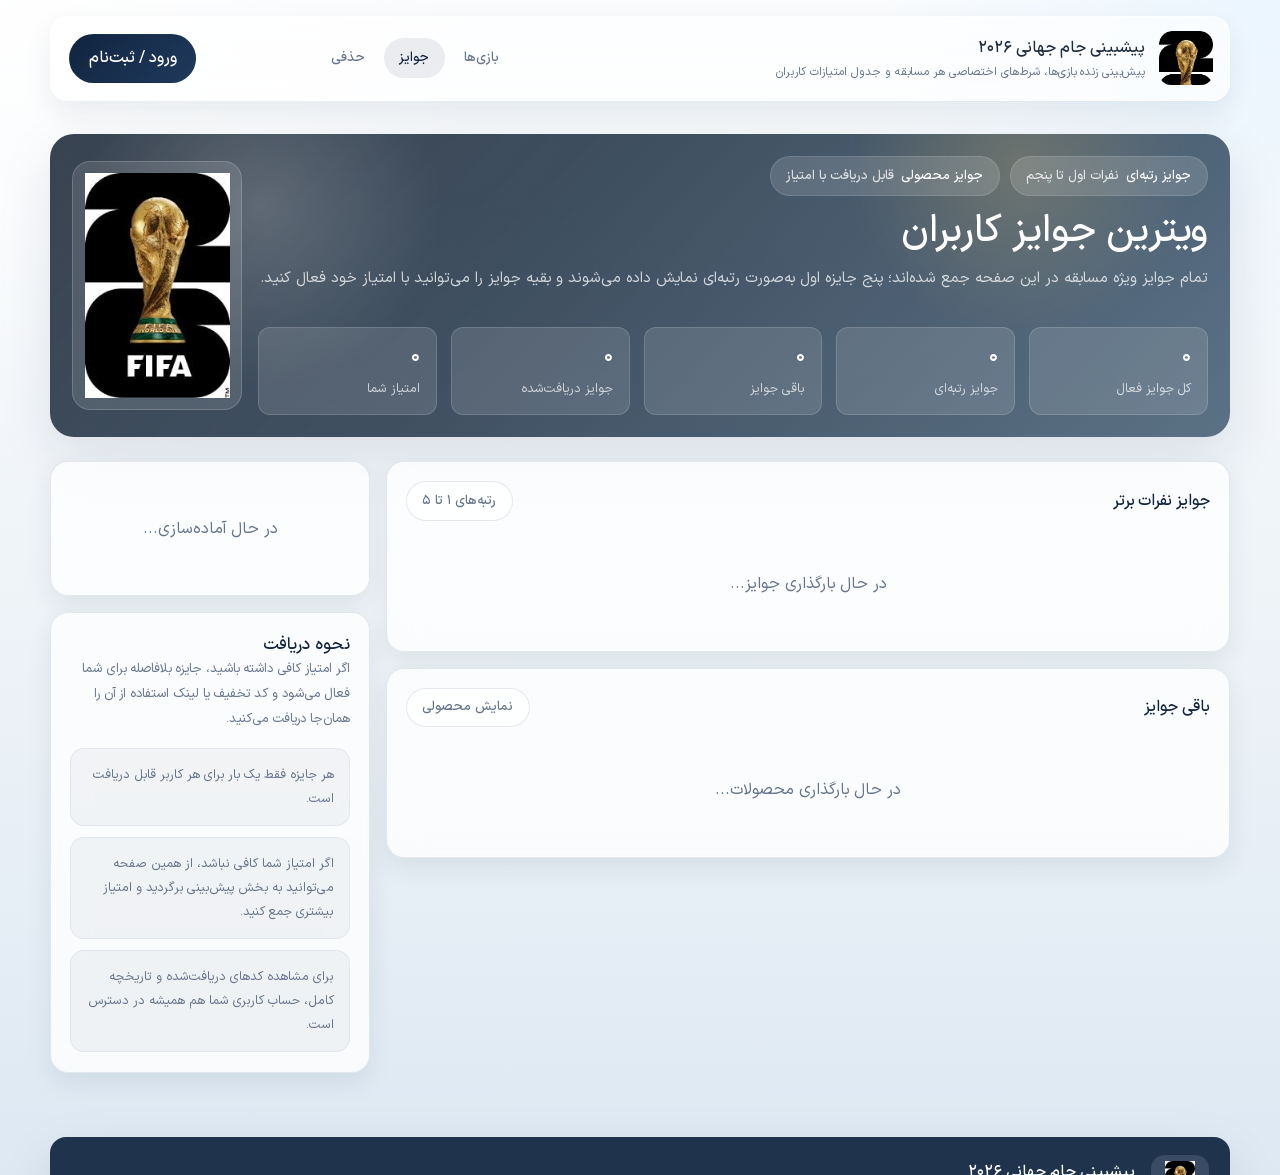
<file: rewards/index.html>
<!DOCTYPE html>
<html lang="fa" dir="rtl">
<head>
  <meta charset="UTF-8">
  <meta name="viewport" content="width=device-width, initial-scale=1.0">
  <title>جوایز</title>
  <meta name="description" content="جوایز رتبه‌ای، کدهای تخفیف و جوایز قابل دریافت کاربران در پیش‌بینی جام جهانی ۲۰۲۶.">
  <link rel="preload" href="/assets/IRANSansX-Light.ttf" as="font" type="font/ttf" crossorigin>
  <link rel="preload" href="/assets/IRANSansX-Regular.ttf" as="font" type="font/ttf" crossorigin>
  <link rel="preload" href="/assets/IRANSansX-Medium.ttf" as="font" type="font/ttf" crossorigin>
  <link rel="icon" href="/favicon.php">
  <link rel="stylesheet" href="/assets/shared.css">
  <script>document.documentElement.classList.add('wc-boot-loading');</script>
  <style>
    .rewards-layout {
      display: grid;
      grid-template-columns: minmax(0, 1fr) 320px;
      gap: 1rem;
      align-items: start;
    }

    .rewards-page-hero {
      position: relative;
      --rewards-hero-height: 220px;
      --rewards-hero-height-mobile: 168px;
      --rewards-hero-banner: none;
    }

    .rewards-page-hero.with-banner {
      min-height: var(--rewards-hero-height);
      background:
        linear-gradient(135deg, rgba(31,43,58,0.24), rgba(57,83,107,0.22)),
        var(--rewards-hero-banner) center/cover no-repeat;
    }

    .rewards-page-hero.pure-banner {
      background: var(--rewards-hero-banner) center/cover no-repeat;
      min-height: var(--rewards-hero-height);
      padding: 0;
    }

    .rewards-page-hero.pure-banner::before {
      display: none;
    }

    .rewards-hero-banner-link {
      position: absolute;
      inset: 0;
      display: none;
      z-index: 0;
    }

    .rewards-hero-banner-link img {
      width: 100%;
      height: 100%;
      object-fit: cover;
      display: block;
    }

    .rewards-page-hero .wc-page-hero-inner {
      z-index: 1;
    }

    .rewards-page-hero.pure-banner .wc-page-hero-inner {
      display: none;
    }

    .rewards-main,
    .rewards-side {
      display: flex;
      flex-direction: column;
      gap: 1rem;
    }

    .rewards-card {
      padding: 1.2rem;
    }

    .rewards-hero-copy {
      display: flex;
      flex-direction: column;
      gap: 0.85rem;
    }

    .rewards-hero-copy .wc-chip {
      background: rgba(255,255,255,0.14);
      border-color: rgba(255,255,255,0.12);
      color: rgba(255,255,255,0.78);
    }

    .rewards-hero-copy .wc-chip strong {
      color: #fff;
    }

    .rewards-podium {
      display: grid;
      grid-template-columns: repeat(5, minmax(0, 1fr));
      gap: 0.95rem;
      align-items: stretch;
    }

    .reward-tier-card {
      position: relative;
      display: flex;
      flex-direction: column;
      border-radius: 18px;
      overflow: hidden;
      border: 1px solid rgba(145,164,184,0.18);
      background: rgba(255,255,255,0.88);
      box-shadow: 0 18px 42px rgba(16,36,63,0.08);
      min-width: 0;
      height: 100%;
    }

    .reward-tier-card.rank-1 {
      background: linear-gradient(180deg, rgba(255,247,214,0.96), rgba(255,255,255,0.94));
      border-color: rgba(201,150,38,0.24);
    }

    .reward-tier-card.rank-2,
    .reward-tier-card.rank-3 {
      background: linear-gradient(180deg, rgba(248,250,252,0.96), rgba(255,255,255,0.92));
    }

    .reward-tier-card.rank-4,
    .reward-tier-card.rank-5 {
      background: linear-gradient(180deg, rgba(255,255,255,0.96), rgba(247,250,252,0.9));
    }

    .reward-tier-card.rank-2 {
      border-color: rgba(145,164,184,0.26);
    }

    .reward-tier-card.rank-3 {
      border-color: rgba(183,127,78,0.24);
    }

    .reward-tier-card.rank-4,
    .reward-tier-card.rank-5 {
      border-color: rgba(145,164,184,0.18);
    }

    .reward-tier-media {
      position: relative;
      padding: 0.95rem 0.95rem 0;
    }

    .reward-tier-media img {
      width: 100%;
      aspect-ratio: 1 / 1;
      object-fit: contain;
      border-radius: 12px;
      display: block;
      background: rgba(16,36,63,0.05);
    }

    .reward-tier-tag,
    .reward-tier-discount {
      position: absolute;
      top: 1.15rem;
      padding: 0.48rem 0.7rem;
      border-radius: 8px;
      font-size: 0.8rem;
      font-weight: 900;
      line-height: 1;
    }

    .reward-tier-tag {
      right: 1.15rem;
      background: rgba(7,17,30,0.92);
      color: #fff;
    }

    .reward-tier-discount {
      left: 1.15rem;
      background: rgba(255,255,255,0.94);
      color: var(--wc-navy);
      min-width: 60px;
      text-align: center;
      box-shadow: 0 12px 22px rgba(16,36,63,0.12);
    }

    .reward-tier-body {
      display: flex;
      flex-direction: column;
      gap: 0.78rem;
      padding: 1rem;
      flex: 1;
    }

    .reward-tier-kicker,
    .reward-tier-title,
    .reward-tier-desc {
      margin: 0;
    }

    .reward-tier-kicker {
      color: var(--wc-gold);
      font-size: 0.8rem;
      font-weight: 900;
    }

    .reward-tier-title {
      color: var(--wc-navy);
      font-size: 1.1rem;
      line-height: 1.8;
    }

    .reward-tier-desc {
      color: var(--wc-muted);
      font-size: 0.84rem;
      line-height: 1.95;
      min-height: 3.8em;
    }

    .reward-meta {
      display: flex;
      align-items: center;
      gap: 0.55rem;
      flex-wrap: wrap;
    }

    .reward-meta-item {
      display: inline-flex;
      align-items: center;
      gap: 0.3rem;
      padding: 0.45rem 0.72rem;
      border-radius: 10px;
      background: rgba(16,36,63,0.06);
      color: var(--wc-navy);
      font-size: 0.78rem;
      font-weight: 800;
    }

    .reward-actions {
      display: flex;
      flex-wrap: wrap;
      gap: 0.6rem;
      margin-top: auto;
    }

    .reward-actions .wc-button {
      flex: 1 1 160px;
    }

    .reward-inline-code {
      padding: 0.82rem 0.9rem;
      border-radius: 12px;
      background: rgba(16,36,63,0.05);
      color: var(--wc-navy);
      font-weight: 900;
      text-align: center;
      direction: ltr;
      letter-spacing: 0.08em;
    }

    .reward-claimed-at {
      color: var(--wc-muted);
      font-size: 0.76rem;
      line-height: 1.8;
    }

    .rewards-wallet {
      position: sticky;
      top: calc(var(--wc-nav-h) + var(--wc-top-strip-h) + 1rem);
    }

    .rewards-wallet-head h2,
    .rewards-wallet-head p,
    .rewards-help h3,
    .rewards-help p {
      margin: 0;
    }

    .rewards-wallet-head {
      display: flex;
      flex-direction: column;
      gap: 0.45rem;
      margin-bottom: 1rem;
    }

    .rewards-wallet-head h2,
    .rewards-help h3 {
      color: var(--wc-navy);
      font-size: 1.05rem;
    }

    .rewards-wallet-head p,
    .rewards-help p {
      color: var(--wc-muted);
      font-size: 0.82rem;
      line-height: 1.9;
    }

    .rewards-wallet-grid {
      display: grid;
      grid-template-columns: repeat(2, minmax(0, 1fr));
      gap: 0.8rem;
    }

    .rewards-wallet-stat {
      padding: 0.9rem;
      border-radius: 14px;
      background: rgba(16,36,63,0.04);
      border: 1px solid rgba(145,164,184,0.14);
    }

    .rewards-wallet-stat strong,
    .rewards-wallet-stat span {
      display: block;
    }

    .rewards-wallet-stat strong {
      color: var(--wc-navy);
      font-size: 1.25rem;
      margin-bottom: 0.22rem;
    }

    .rewards-wallet-stat span {
      color: var(--wc-muted);
      font-size: 0.78rem;
    }

    .rewards-wallet-actions {
      display: flex;
      flex-direction: column;
      gap: 0.7rem;
      margin-top: 1rem;
    }

    .rewards-help-list {
      display: flex;
      flex-direction: column;
      gap: 0.7rem;
      margin-top: 1rem;
    }

    .rewards-help-item {
      padding: 0.85rem 0.9rem;
      border-radius: 14px;
      background: rgba(16,36,63,0.04);
      border: 1px solid rgba(145,164,184,0.14);
      color: var(--wc-muted);
      font-size: 0.8rem;
      line-height: 1.9;
    }

    .rewards-grid {
      display: grid;
      grid-template-columns: repeat(4, minmax(0, 1fr));
      gap: 1rem;
    }

    .reward-grid-card {
      display: flex;
      flex-direction: column;
      border-radius: 18px;
      overflow: hidden;
      background: rgba(255,255,255,0.9);
      border: 1px solid rgba(145,164,184,0.18);
      box-shadow: 0 18px 42px rgba(16,36,63,0.08);
      height: 100%;
    }

    .reward-grid-media {
      position: relative;
      padding: 0.75rem 0.75rem 0;
    }

    .reward-grid-media img {
      width: 100%;
      aspect-ratio: 1 / 1;
      object-fit: contain;
      display: block;
      border-radius: 14px;
      background: rgba(16,36,63,0.05);
    }

    .reward-grid-media .reward-tier-discount {
      top: 1rem;
      left: 1rem;
      background: rgba(7,17,30,0.94);
      color: #fff;
      box-shadow: 0 12px 22px rgba(7,17,30,0.16);
    }

    .reward-grid-body {
      display: flex;
      flex-direction: column;
      gap: 0.72rem;
      padding: 1rem;
      flex: 1;
    }

    .reward-grid-body h3,
    .reward-grid-body p {
      margin: 0;
    }

    .reward-grid-kicker {
      color: var(--wc-gold);
      font-size: 0.8rem;
      font-weight: 900;
    }

    .reward-grid-body h3 {
      color: var(--wc-navy);
      font-size: 1rem;
      line-height: 1.8;
    }

    .reward-grid-body p {
      color: var(--wc-muted);
      font-size: 0.8rem;
      line-height: 1.95;
      min-height: 4em;
    }

    .reward-pop {
      position: fixed;
      inset: 0;
      z-index: 1800;
      background: rgba(7,14,24,0.5);
      backdrop-filter: blur(8px);
      display: none;
      align-items: center;
      justify-content: center;
      padding: 1rem;
    }

    .reward-pop.open {
      display: flex;
    }

    .reward-pop-card {
      width: min(520px, 100%);
      border-radius: 20px;
      background: rgba(255,255,255,0.96);
      border: 1px solid rgba(145,164,184,0.2);
      box-shadow: 0 30px 70px rgba(6,12,24,0.24);
      padding: 1.4rem;
      position: relative;
      overflow: hidden;
    }

    .reward-pop-card h3,
    .reward-pop-card p {
      margin: 0;
    }

    .reward-pop-card h3 {
      color: var(--wc-navy);
      font-size: 1.3rem;
      margin-bottom: 0.45rem;
    }

    .reward-pop-card p {
      color: var(--wc-muted);
      line-height: 1.9;
    }

    .reward-pop-close {
      position: absolute;
      top: 0.85rem;
      left: 0.85rem;
      width: 40px;
      height: 40px;
      border-radius: 50%;
      border: 1px solid rgba(145,164,184,0.24);
      background: rgba(16,36,63,0.04);
      color: var(--wc-muted);
      cursor: pointer;
    }

    .reward-pop-code {
      margin: 1rem 0;
      padding: 1rem;
      border-radius: 16px;
      background: linear-gradient(135deg, rgba(182,136,36,0.12), rgba(16,36,63,0.05));
      color: var(--wc-navy);
      font-weight: 900;
      font-size: 1.2rem;
      text-align: center;
      direction: ltr;
      letter-spacing: 0.12em;
    }

    .reward-confetti {
      position: absolute;
      inset: 0;
      pointer-events: none;
      overflow: hidden;
    }

    .reward-confetti span {
      position: absolute;
      top: -18px;
      width: 10px;
      height: 18px;
      border-radius: 999px;
      animation: confetti-fall 2200ms linear forwards;
    }

    @keyframes confetti-fall {
      to {
        transform: translateY(420px) rotate(520deg);
        opacity: 0;
      }
    }

    @media (max-width: 1160px) {
      .rewards-grid {
        grid-template-columns: repeat(3, minmax(0, 1fr));
      }
    }

    @media (max-width: 980px) {
      .rewards-layout {
        grid-template-columns: 1fr;
      }

      .rewards-wallet {
        position: static;
      }
    }

    @media (max-width: 1180px) {
      .rewards-podium {
        grid-template-columns: repeat(3, minmax(0, 1fr));
      }
    }

    @media (max-width: 860px) {
      .rewards-podium {
        grid-template-columns: repeat(2, minmax(0, 1fr));
      }

      .reward-tier-card.rank-1,
      .reward-tier-card.rank-2,
      .reward-tier-card.rank-3,
      .reward-tier-card.rank-4,
      .reward-tier-card.rank-5 {
        grid-column: span 1;
      }

      .rewards-grid {
        grid-template-columns: repeat(2, minmax(0, 1fr));
      }
    }

    @media (max-width: 640px) {
      .rewards-page-hero.with-banner,
      .rewards-page-hero.pure-banner {
        min-height: var(--rewards-hero-height-mobile);
      }

      .rewards-wallet-grid,
      .rewards-grid,
      .rewards-podium {
        grid-template-columns: 1fr;
      }

      .reward-tier-card.rank-1,
      .reward-tier-card.rank-2,
      .reward-tier-card.rank-3,
      .reward-tier-card.rank-4,
      .reward-tier-card.rank-5 {
        grid-column: span 1;
      }

      .reward-actions .wc-button {
        flex-basis: 100%;
      }
    }
  </style>
</head>
<body>
  <div class="wc-page">
    <section class="wc-page-hero rewards-page-hero" id="rewardsHero">
      <a class="rewards-hero-banner-link" id="rewardsHeroBannerLink" href="#" target="_blank" rel="noopener" style="display:none">
        <img alt="بنر صفحه جوایز" id="rewardsHeroBannerImage" class="wc-deferred-media">
      </a>
      <div class="wc-page-hero-inner">
        <div class="rewards-hero-copy">
          <div class="wc-chip-row">
            <span class="wc-chip"><strong>جوایز رتبه‌ای</strong> نفرات اول تا پنجم</span>
            <span class="wc-chip"><strong>جوایز محصولی</strong> قابل دریافت با امتیاز</span>
          </div>
          <div class="wc-page-hero-copy">
            <h1>ویترین جوایز کاربران</h1>
            <p>تمام جوایز ویژه مسابقه در این صفحه جمع شده‌اند؛ پنج جایزه اول به‌صورت رتبه‌ای نمایش داده می‌شوند و بقیه جوایز را می‌توانید با امتیاز خود فعال کنید.</p>
          </div>
          <div class="wc-hero-stats" id="heroStats"></div>
        </div>
        <div class="wc-hero-brand">
          <img id="heroLogo" class="wc-deferred-media" alt="World Cup">
        </div>
      </div>
    </section>

    <div class="rewards-layout">
      <main class="rewards-main">
        <section class="wc-glass-panel rewards-card" id="rankedSection">
          <div class="wc-section-title">
            <h2>جوایز نفرات برتر</h2>
            <span class="wc-chip">رتبه‌های ۱ تا ۵</span>
          </div>
          <div id="topRewardsRoot" class="wc-loader">در حال بارگذاری جوایز...</div>
        </section>

        <section class="wc-glass-panel rewards-card" id="catalogSection">
          <div class="wc-section-title">
            <h2>باقی جوایز</h2>
            <span class="wc-chip">نمایش محصولی</span>
          </div>
          <div id="otherRewardsRoot" class="wc-loader">در حال بارگذاری محصولات...</div>
        </section>
      </main>

      <aside class="rewards-side">
        <section class="wc-glass-panel rewards-card rewards-wallet" id="walletRoot">
          <div class="wc-loader">در حال آماده‌سازی...</div>
        </section>

        <section class="wc-glass-panel rewards-card rewards-help">
          <h3>نحوه دریافت</h3>
          <p>اگر امتیاز کافی داشته باشید، جایزه بلافاصله برای شما فعال می‌شود و کد تخفیف یا لینک استفاده از آن را همان‌جا دریافت می‌کنید.</p>
          <div class="rewards-help-list">
            <div class="rewards-help-item">هر جایزه فقط یک بار برای هر کاربر قابل دریافت است.</div>
            <div class="rewards-help-item">اگر امتیاز شما کافی نباشد، از همین صفحه می‌توانید به بخش پیش‌بینی برگردید و امتیاز بیشتری جمع کنید.</div>
            <div class="rewards-help-item">برای مشاهده کدهای دریافت‌شده و تاریخچه کامل، حساب کاربری شما هم همیشه در دسترس است.</div>
          </div>
        </section>
      </aside>
    </div>
  </div>

  <div class="reward-pop" id="rewardPopup">
    <div class="reward-pop-card">
      <button class="reward-pop-close" type="button" onclick="closeRewardPopup()">×</button>
      <div class="reward-confetti" id="rewardConfetti"></div>
      <h3 id="rewardPopupTitle">جایزه شما آماده است</h3>
      <p id="rewardPopupText">کد تخفیف یا جایزه شما ثبت شد و از همین بخش دوباره قابل مشاهده است.</p>
      <div class="reward-pop-code" id="rewardPopupCode">—</div>
      <div class="reward-actions">
        <button class="wc-button secondary" type="button" onclick="copyRewardCode()">کپی کد</button>
        <a class="wc-button" href="#" id="rewardPopupBuy" target="_blank" rel="noopener" style="display:none">خرید محصول</a>
        <a class="wc-button secondary" href="/profile#rewardsSection">حساب کاربری</a>
      </div>
    </div>
  </div>

  <script src="/assets/shared.js"></script>
  <script>
    WC.init({ activePage: 'rewards' });

    const rankLabels = ['جایزه نفر اول', 'جایزه نفر دوم', 'جایزه نفر سوم', 'جایزه نفر چهارم', 'جایزه نفر پنجم'];
    let currentUser = null;
    let lastRewardCode = '';
    let redemptionMap = {};
    let rewardsCache = [];
    let redemptionsCache = [];

    function toFaDigits(value) {
      return String(value).replace(/\d/g, function (digit) {
        return '۰۱۲۳۴۵۶۷۸۹'[digit];
      });
    }

    function escapeHtml(value) {
      return String(value || '')
        .replace(/&/g, '&amp;')
        .replace(/</g, '&lt;')
        .replace(/>/g, '&gt;')
        .replace(/"/g, '&quot;')
        .replace(/'/g, '&#39;');
    }

    function parseTehranDate(value) {
      if (value instanceof Date) return value;
      if (value && typeof value === 'object') {
        if (typeof value.created_at === 'string') {
          value = value.created_at;
        }
      }
      const normalized = String(value || '').trim().replace('T', ' ');
      const parts = normalized.match(/^(\d{4})-(\d{2})-(\d{2}) (\d{2}):(\d{2})(?::(\d{2}))?$/);
      if (parts) {
        const utcMs = Date.UTC(
          Number(parts[1]),
          Number(parts[2]) - 1,
          Number(parts[3]),
          Number(parts[4]),
          Number(parts[5]),
          Number(parts[6] || 0)
        ) - (3.5 * 60 * 60 * 1000);
        return new Date(utcMs);
      }
      return new Date(normalized);
    }

    function formatDateTime(dateValue) {
      const date = parseTehranDate(dateValue);
      return date.toLocaleString('fa-IR', {
        timeZone: 'Asia/Tehran',
        month: 'short',
        day: 'numeric',
        hour: '2-digit',
        minute: '2-digit'
      });
    }

    function rewardDiscountLabel(reward) {
      const percent = parseInt(reward.discount_percent || 0, 10) || 0;
      return percent > 0 ? ('٪' + toFaDigits(percent)) : 'جایزه';
    }

    function getCurrentUserSummary(payloadUser, authUser) {
      if (payloadUser) return payloadUser;
      if (authUser && authUser.role !== 'admin') return authUser;
      return null;
    }

    function buildHero(rewards, user, redemptions) {
      const settings = WC.getSettings();
      const hero = document.getElementById('rewardsHero');
      const heroLink = document.getElementById('rewardsHeroBannerLink');
      const heroImage = document.getElementById('rewardsHeroBannerImage');
      WC.setDeferredImage('heroLogo', settings.logo_url || '/assets/worldcup.jpeg');
      hero.style.setProperty('--rewards-hero-height', (settings.rewards_hero_banner_height_desktop || 220) + 'px');
      hero.style.setProperty('--rewards-hero-height-mobile', (settings.rewards_hero_banner_height_mobile || 168) + 'px');
      if (settings.rewards_hero_banner_url) {
        const banner = window.innerWidth <= 680 && settings.rewards_hero_banner_mobile_url
          ? settings.rewards_hero_banner_mobile_url
          : settings.rewards_hero_banner_url;
        hero.classList.add('with-banner');
        hero.classList.add('pure-banner');
        hero.style.setProperty('--rewards-hero-banner', 'url("' + String(banner).replace(/"/g, '%22') + '")');
        WC.setDeferredImage(heroImage, banner);
        heroLink.href = settings.rewards_hero_banner_link_url || banner;
        heroLink.style.display = 'block';
      } else {
        hero.classList.remove('with-banner');
        hero.classList.remove('pure-banner');
        hero.style.removeProperty('--rewards-hero-banner');
        heroLink.style.display = 'none';
      }
      const rankedCount = Math.min(rewards.length, 5);
      const claimed = redemptions.length;
      document.getElementById('heroStats').innerHTML = [
        ['کل جوایز فعال', toFaDigits(rewards.length)],
        ['جوایز رتبه‌ای', toFaDigits(rankedCount)],
        ['باقی جوایز', toFaDigits(Math.max(rewards.length - 5, 0))],
        ['جوایز دریافت‌شده', toFaDigits(claimed)],
        ['امتیاز شما', toFaDigits((user && user.available_points) || 0)]
      ].map(function (item) {
        return '<div class="wc-hero-stat"><strong>' + item[1] + '</strong><span>' + item[0] + '</span></div>';
      }).join('');
    }

    function renderWallet(user, redemptions) {
      const root = document.getElementById('walletRoot');
      if (user) {
        root.innerHTML =
          '<div class="rewards-wallet-head">' +
            '<h2>کیف امتیاز شما</h2>' +
            '<p>با امتیاز فعلی‌تان می‌توانید جوایز قابل دریافت را همین‌جا فعال کنید یا برای جزئیات بیشتر به حساب کاربری بروید.</p>' +
          '</div>' +
          '<div class="rewards-wallet-grid">' +
            '<div class="rewards-wallet-stat"><strong>' + toFaDigits(user.available_points || 0) + '</strong><span>امتیاز قابل خرج</span></div>' +
            '<div class="rewards-wallet-stat"><strong>' + toFaDigits(user.total_points || 0) + '</strong><span>کل امتیاز</span></div>' +
            '<div class="rewards-wallet-stat"><strong>' + toFaDigits(user.redeemed_points || 0) + '</strong><span>امتیاز خرج‌شده</span></div>' +
            '<div class="rewards-wallet-stat"><strong>' + toFaDigits(redemptions.length) + '</strong><span>جوایز گرفته‌شده</span></div>' +
          '</div>' +
          '<div class="rewards-wallet-actions">' +
            '<a class="wc-button" href="/profile#rewardsSection">مشاهده حساب کاربری</a>' +
            '<a class="wc-button secondary" href="/">پیش‌بینی بیشتر</a>' +
          '</div>';
        return;
      }

      const authUser = WC.getUser();
      const isAdmin = authUser && authUser.role === 'admin';
      root.innerHTML =
        '<div class="rewards-wallet-head">' +
          '<h2>' + (isAdmin ? 'ورود کاربری لازم است' : 'برای دریافت جایزه وارد شوید') + '</h2>' +
          '<p>' + (isAdmin ? 'برای فعال‌سازی جوایز باید با حساب کاربری عادی وارد شوید.' : 'نمایش جوایز برای همه آزاد است اما دریافت کدها و خرید با امتیاز فقط بعد از ورود انجام می‌شود.') + '</p>' +
        '</div>' +
        '<div class="rewards-wallet-actions">' +
          '<button class="wc-button" type="button" id="loginForRewardsBtn">ورود / ثبت‌نام</button>' +
          '<a class="wc-button secondary" href="/">رفتن به پیش‌بینی‌ها</a>' +
        '</div>';
      const button = document.getElementById('loginForRewardsBtn');
      if (button) {
        button.addEventListener('click', promptRewardLogin);
      }
    }

    function renderRewardMeta(reward) {
      const points = '<span class="reward-meta-item">' + toFaDigits(reward.points_cost || 0) + ' امتیاز</span>';
      const stockText = reward.stock === null ? 'نامحدود' : ('موجودی ' + toFaDigits(reward.stock || 0));
      const stock = '<span class="reward-meta-item">' + stockText + '</span>';
      return '<div class="reward-meta">' + points + stock + '</div>';
    }

    function renderRewardActions(reward, redemption, user) {
      const productUrl = escapeHtml(reward.product_url || (redemption && redemption.product_url) || '');
      const enough = user && Number(user.available_points || 0) >= Number(reward.points_cost || 0);
      const hasStock = reward.stock === null || Number(reward.stock) > 0;

      if (redemption) {
        return (
          '<div class="reward-inline-code">' + escapeHtml(redemption.delivered_code || '—') + '</div>' +
          '<div class="reward-claimed-at">دریافت‌شده در ' + formatDateTime(redemption.created_at) + '</div>' +
          '<div class="reward-actions">' +
            '<button class="wc-button secondary" type="button" data-action="show-code" data-reward-id="' + reward.id + '">نمایش کد</button>' +
            (productUrl ? '<a class="wc-button" href="' + productUrl + '" target="_blank" rel="noopener">خرید محصول</a>' : '') +
          '</div>'
        );
      }

      if (!user) {
        return '<div class="reward-actions"><button class="wc-button" type="button" data-action="login">ورود برای دریافت</button></div>';
      }

      if (!hasStock) {
        return '<div class="reward-actions"><span class="wc-badge danger">تمام شده</span></div>';
      }

      if (!enough) {
        return (
          '<div class="reward-actions">' +
            (productUrl ? '<a class="wc-button" href="' + productUrl + '" target="_blank" rel="noopener">خرید محصول</a>' : '<span class="wc-badge danger">امتیاز شما کم است</span>') +
            '<a class="wc-button secondary" href="/">پیش‌بینی بیشتر</a>' +
          '</div>'
        );
      }

      return '<div class="reward-actions"><button class="wc-button" type="button" data-action="redeem" data-reward-id="' + reward.id + '">دریافت جایزه</button></div>';
    }

    function renderTopRewards(rewards, user) {
      const root = document.getElementById('topRewardsRoot');
      const topRewards = rewards.slice(0, 5);
      if (!topRewards.length) {
        root.className = 'wc-empty';
        root.innerHTML = 'هنوز جایزه‌ای برای نفرات برتر ثبت نشده است.';
        return;
      }

      root.className = 'rewards-podium';
      root.innerHTML = topRewards.map(function (reward, index) {
        const title = escapeHtml(reward.title || 'جایزه');
        const description = escapeHtml(reward.description || 'بدون توضیح');
        const image = escapeHtml(reward.image_url || '/assets/worldcup.jpeg');
        const redemption = redemptionMap[reward.id] || null;
        return (
          '<article class="reward-tier-card rank-' + (index + 1) + '">' +
            '<div class="reward-tier-media">' +
              '<span class="reward-tier-tag">' + rankLabels[index] + '</span>' +
              '<span class="reward-tier-discount">' + rewardDiscountLabel(reward) + '</span>' +
              '<img src="' + image + '" alt="' + title + '">' +
            '</div>' +
            '<div class="reward-tier-body">' +
              '<p class="reward-tier-kicker">' + rankLabels[index] + '</p>' +
              '<h3 class="reward-tier-title">' + title + '</h3>' +
              '<p class="reward-tier-desc">' + description + '</p>' +
              renderRewardMeta(reward) +
              renderRewardActions(reward, redemption, user) +
            '</div>' +
          '</article>'
        );
      }).join('');
    }

    function renderOtherRewards(rewards, user) {
      const root = document.getElementById('otherRewardsRoot');
      const otherRewards = rewards.slice(5);
      if (!otherRewards.length) {
        root.className = 'wc-empty';
        root.innerHTML = 'در حال حاضر همه جوایز در همین پنج رتبه اصلی قرار دارند.';
        return;
      }

      root.className = 'rewards-grid';
      root.innerHTML = otherRewards.map(function (reward) {
        const title = escapeHtml(reward.title || 'جایزه');
        const description = escapeHtml(reward.description || 'بدون توضیح');
        const image = escapeHtml(reward.image_url || '/assets/worldcup.jpeg');
        const redemption = redemptionMap[reward.id] || null;
        return (
          '<article class="reward-grid-card">' +
            '<div class="reward-grid-media">' +
              '<span class="reward-tier-discount">' + rewardDiscountLabel(reward) + '</span>' +
              '<img src="' + image + '" alt="' + title + '">' +
            '</div>' +
            '<div class="reward-grid-body">' +
              '<div class="reward-grid-kicker">جایزه قابل دریافت</div>' +
              '<h3>' + title + '</h3>' +
              '<p>' + description + '</p>' +
              renderRewardMeta(reward) +
              renderRewardActions(reward, redemption, user) +
            '</div>' +
          '</article>'
        );
      }).join('');
    }

    async function loadRewards() {
      const [rewardsRes, meRes] = await Promise.all([
        WC.apiFetch('rewards'),
        WC.apiFetch('me')
      ]);

      const authUser = meRes.success ? (meRes.user || null) : null;
      currentUser = getCurrentUserSummary(rewardsRes.user || null, authUser);
      const rewards = rewardsRes.success ? (rewardsRes.rewards || []) : [];
      const redemptions = rewardsRes.success ? (rewardsRes.redemptions || []) : [];
      rewardsCache = rewards;
      redemptionsCache = redemptions;
      redemptionMap = redemptions.reduce(function (acc, row) {
        acc[row.reward_id] = row;
        return acc;
      }, {});

      buildHero(rewards, currentUser, redemptions);
      renderWallet(currentUser, redemptions);
      renderTopRewards(rewards, currentUser);
      renderOtherRewards(rewards, currentUser);

      if (window.location.hash === '#claim') {
        document.getElementById('catalogSection').scrollIntoView({ behavior: 'smooth', block: 'start' });
      }
    }

    function promptRewardLogin() {
      WC.openLogin(function () {
        loadRewards();
        document.getElementById('catalogSection').scrollIntoView({ behavior: 'smooth', block: 'start' });
      });
    }

    async function redeemReward(id) {
      const response = await WC.apiFetch('redeem_reward', { reward_id: id }, 'POST');
      if (!response.success) {
        WC.toast(response.error || 'دریافت جایزه انجام نشد.', 'err');
        if (response.error === 'کاربر یافت نشد.') {
          promptRewardLogin();
        }
        return;
      }
      showRewardPopupByCode(
        response.code || '',
        response.already_redeemed ? 'این جایزه قبلا برای شما ثبت شده است' : 'تبریک، جایزه برای شما ثبت شد',
        response.product_url || ''
      );
      loadRewards();
    }

    function burstConfetti() {
      const root = document.getElementById('rewardConfetti');
      root.innerHTML = '';
      const colors = ['#d9a441', '#0b8c53', '#27496d', '#d64545', '#8fc1ff'];
      for (let i = 0; i < 26; i += 1) {
        const piece = document.createElement('span');
        piece.style.left = Math.round(Math.random() * 100) + '%';
        piece.style.background = colors[i % colors.length];
        piece.style.animationDelay = (Math.random() * 240) + 'ms';
        piece.style.transform = 'translateY(0) rotate(' + Math.round(Math.random() * 180) + 'deg)';
        root.appendChild(piece);
      }
    }

    function showRewardPopupByCode(code, title, productUrl) {
      lastRewardCode = code || '';
      document.getElementById('rewardPopupTitle').textContent = title || 'جایزه شما آماده است';
      document.getElementById('rewardPopupText').textContent = 'کد تخفیف یا هدیه شما ثبت شد و هر زمان بخواهید از همین صفحه و حساب کاربری قابل مشاهده است.';
      document.getElementById('rewardPopupCode').textContent = code || '—';
      const buyBtn = document.getElementById('rewardPopupBuy');
      if (productUrl) {
        buyBtn.style.display = 'inline-flex';
        buyBtn.href = productUrl;
      } else {
        buyBtn.style.display = 'none';
        buyBtn.removeAttribute('href');
      }
      document.getElementById('rewardPopup').classList.add('open');
      burstConfetti();
    }

    function showRewardPopupFromCard(rewardId) {
      const target = redemptionMap[rewardId];
      if (target) {
        showRewardPopupByCode(target.delivered_code || '', target.reward_title || 'جایزه شما آماده است', target.product_url || '');
      }
    }

    function closeRewardPopup() {
      document.getElementById('rewardPopup').classList.remove('open');
      document.getElementById('rewardConfetti').innerHTML = '';
    }

    async function copyRewardCode() {
      if (!lastRewardCode) return;
      try {
        await navigator.clipboard.writeText(lastRewardCode);
        WC.toast('کد کپی شد.');
      } catch (error) {
        WC.toast('کپی کد انجام نشد.', 'err');
      }
    }

    document.addEventListener('click', function (event) {
      const trigger = event.target.closest('[data-action]');
      if (!trigger) return;
      const action = trigger.getAttribute('data-action');
      const rewardId = parseInt(trigger.getAttribute('data-reward-id') || '0', 10) || 0;

      if (action === 'login') {
        promptRewardLogin();
      } else if (action === 'redeem' && rewardId) {
        redeemReward(rewardId);
      } else if (action === 'show-code' && rewardId) {
        showRewardPopupFromCard(rewardId);
      }
    });

    window._wcOnAuth = function () {
      loadRewards();
    };

    WC.refreshSettings().then(loadRewards);
    window.addEventListener('resize', function () {
      buildHero(rewardsCache, currentUser, redemptionsCache);
    });

    document.getElementById('rewardPopup').addEventListener('click', function (event) {
      if (event.target === this) closeRewardPopup();
    });
  </script>
</body>
</html>
</file>
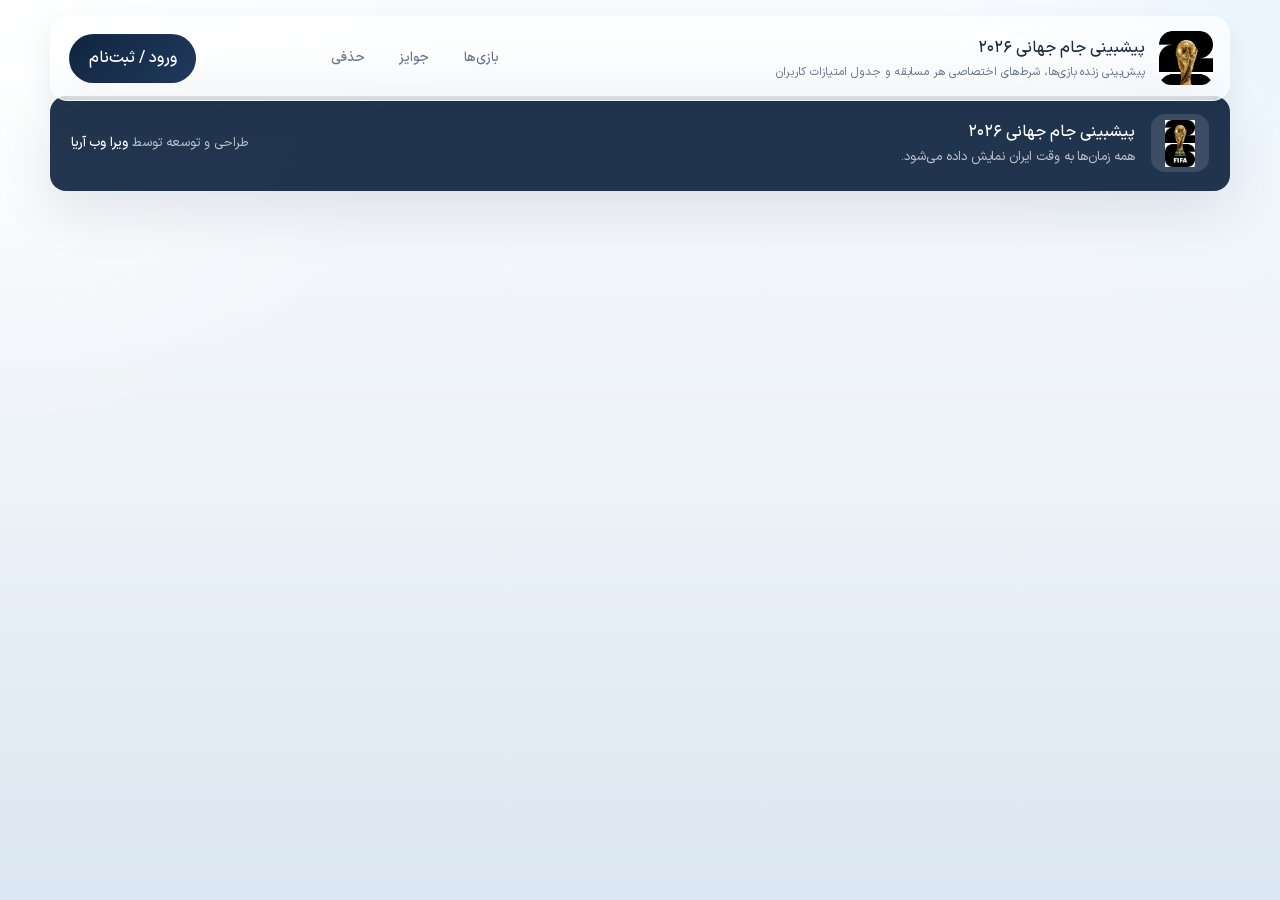
<file: vip/index.html>
<!DOCTYPE html>
<html lang="fa" dir="rtl">
<head>
  <meta charset="UTF-8">
  <meta name="viewport" content="width=device-width, initial-scale=1.0">
  <title>میز شرطبندی VIP</title>
  <meta name="description" content="میز شرطبندی ویژه کاربران VIP با اعتبار اختصاصی و بازی‌های انتخابی ادمین.">
  <link rel="preload" href="/assets/IRANSansX-Light.ttf" as="font" type="font/ttf" crossorigin>
  <link rel="preload" href="/assets/IRANSansX-Regular.ttf" as="font" type="font/ttf" crossorigin>
  <link rel="preload" href="/assets/IRANSansX-Medium.ttf" as="font" type="font/ttf" crossorigin>
  <link rel="icon" href="/favicon.php">
  <link rel="stylesheet" href="/assets/shared.css">
  <script>document.documentElement.classList.add('wc-boot-loading');</script>
  <style>
    .vip-layout {
      display: grid;
      grid-template-columns: minmax(0, 1fr) 320px;
      gap: 1rem;
      align-items: start;
    }

    .vip-main,
    .vip-side {
      display: flex;
      flex-direction: column;
      gap: 1rem;
    }

    .vip-card {
      padding: 1.15rem;
    }

    .vip-grid {
      display: grid;
      grid-template-columns: repeat(auto-fit, minmax(290px, 1fr));
      gap: 1rem;
    }

    .vip-match-card {
      display: flex;
      flex-direction: column;
      gap: 0.95rem;
      border-radius: 18px;
      background: rgba(255,255,255,0.88);
      border: 1px solid rgba(145,164,184,0.16);
      box-shadow: 0 18px 38px rgba(16,36,63,0.08);
      padding: 1rem;
    }

    .vip-card-head,
    .vip-card-meta,
    .vip-bet-summary,
    .vip-history-row {
      display: flex;
      align-items: center;
      justify-content: space-between;
      gap: 0.75rem;
      flex-wrap: wrap;
    }

    .vip-team-row {
      display: grid;
      grid-template-columns: 1fr auto 1fr;
      gap: 0.75rem;
      align-items: center;
      text-align: center;
    }

    .vip-team {
      display: flex;
      flex-direction: column;
      gap: 0.3rem;
      align-items: center;
    }

    .vip-team span {
      font-size: 2rem;
      line-height: 1;
    }

    .vip-team strong {
      color: var(--wc-navy);
      font-size: 1rem;
    }

    .vip-vs {
      width: 54px;
      height: 54px;
      border-radius: 16px;
      background: rgba(16,36,63,0.06);
      color: var(--wc-muted);
      display: grid;
      place-items: center;
      font-weight: 900;
    }

    .vip-options {
      display: grid;
      gap: 0.65rem;
    }

    .vip-option {
      width: 100%;
      border: 1px solid rgba(145,164,184,0.18);
      border-radius: 14px;
      background: rgba(248,250,252,0.94);
      padding: 0.8rem 0.9rem;
      text-align: right;
      cursor: pointer;
      transition: border-color 180ms ease, transform 180ms ease, box-shadow 180ms ease;
    }

    .vip-option.active {
      border-color: rgba(182,136,36,0.35);
      box-shadow: 0 16px 30px rgba(182,136,36,0.12);
      transform: translateY(-1px);
      background: linear-gradient(180deg, rgba(255,248,224,0.98), rgba(255,255,255,0.96));
    }

    .vip-option strong,
    .vip-option small {
      display: block;
    }

    .vip-option strong {
      color: var(--wc-navy);
      font-size: 0.92rem;
      margin-bottom: 0.3rem;
    }

    .vip-option small {
      color: var(--wc-muted);
      line-height: 1.8;
      font-size: 0.76rem;
    }

    .vip-bet-form {
      display: grid;
      grid-template-columns: minmax(0, 1fr) auto;
      gap: 0.7rem;
      align-items: end;
    }

    .vip-exact-grid {
      display: grid;
      grid-template-columns: repeat(2, minmax(0, 1fr));
      gap: 0.7rem;
      margin-top: 0.65rem;
    }

    .vip-bet-form input {
      width: 100%;
      border-radius: 12px;
      border: 1px solid rgba(145,164,184,0.24);
      background: rgba(255,255,255,0.96);
      padding: 0.85rem 0.95rem;
      color: var(--wc-text);
      outline: none;
    }

    .vip-bet-result {
      padding: 0.85rem 0.9rem;
      border-radius: 14px;
      background: rgba(16,36,63,0.04);
      color: var(--wc-muted);
      line-height: 1.9;
      font-size: 0.82rem;
    }

    .vip-side-list {
      display: flex;
      flex-direction: column;
      gap: 0.75rem;
    }

    .vip-side-item {
      padding: 0.9rem;
      border-radius: 14px;
      border: 1px solid rgba(145,164,184,0.16);
      background: rgba(255,255,255,0.78);
    }

    .vip-side-item strong,
    .vip-side-item small {
      display: block;
    }

    .vip-side-item strong {
      color: var(--wc-navy);
      line-height: 1.8;
    }

    .vip-side-item small {
      color: var(--wc-muted);
      line-height: 1.9;
      font-size: 0.76rem;
    }

    @media (max-width: 980px) {
      .vip-layout {
        grid-template-columns: 1fr;
      }
    }

    @media (max-width: 640px) {
      .vip-bet-form,
      .vip-exact-grid,
      .vip-team-row {
        grid-template-columns: 1fr;
      }

      .vip-vs {
        margin: 0 auto;
      }
    }
  </style>
</head>
<body>
  <header class="wc-page-hero" id="vipHero" style="display:none">
    <div class="wc-page wc-page-hero-inner">
      <div class="wc-page-hero-copy">
        <div class="wc-chip-row">
          <span class="wc-chip">دسترسی ویژه VIP</span>
          <span class="wc-chip">اعتبار اولیه ۵۰۰۰۰۰ تومان</span>
        </div>
        <h1>میز شرطبندی VIP</h1>
        <p id="vipHeroText">در حال آماده‌سازی اعتبار و بازی‌های ویژه...</p>
        <div class="wc-hero-stats" id="vipHeroStats"></div>
      </div>
      <div class="wc-hero-brand">
        <img alt="VIP" id="vipHeroLogo" class="wc-deferred-media">
      </div>
    </div>
  </header>

  <main class="wc-page">
    <div id="authWall" class="wc-glass-panel wc-empty" style="margin-top:calc(var(--wc-nav-h) + var(--wc-top-strip-h) + 1.25rem);display:none">
      برای ورود به میز شرطبندی ابتدا وارد حساب کاربری شوید.
      <div style="margin-top:1rem"><button class="wc-button" type="button" onclick="WC.openLogin(loadVipPage)">ورود / ثبت‌نام</button></div>
    </div>

    <div id="vipForbidden" class="wc-glass-panel wc-empty" style="margin-top:calc(var(--wc-nav-h) + var(--wc-top-strip-h) + 1.25rem);display:none">
      این بخش فقط برای کاربران VIP فعال است.
      <div style="margin-top:1rem"><a class="wc-button" href="/profile">بازگشت به حساب کاربری</a></div>
    </div>

    <div id="vipLayout" class="vip-layout" style="display:none">
      <section class="vip-main">
        <div class="wc-glass-panel vip-card">
          <div class="wc-section-title">
            <h2>بازی‌های فعال VIP</h2>
            <span class="wc-badge info" id="vipMatchesBadge">۰ بازی</span>
          </div>
          <div id="vipMatchesRoot" class="vip-grid"></div>
        </div>
      </section>

      <aside class="vip-side">
        <div class="wc-glass-panel vip-card">
          <div class="wc-section-title"><h3>خلاصه اعتبار</h3></div>
          <div id="vipWalletRoot" class="vip-side-list"></div>
        </div>
        <div class="wc-glass-panel vip-card">
          <div class="wc-section-title"><h3>شرط‌های من</h3></div>
          <div id="vipMyBetsRoot" class="vip-side-list"></div>
        </div>
      </aside>
    </div>
  </main>

  <script src="/assets/shared.js"></script>
  <script>
    WC.init({ activePage: 'vip' });

    let currentUser = null;
    let vipMember = null;
    let vipBankBalance = 0;
    let vipMatches = [];
    let selectedOutcomes = {};

    function toFaDigits(value) {
      return String(value).replace(/\d/g, function (digit) {
        return '۰۱۲۳۴۵۶۷۸۹'[digit];
      });
    }

    function escapeHtml(value) {
      return String(value || '')
        .replace(/&/g, '&amp;')
        .replace(/</g, '&lt;')
        .replace(/>/g, '&gt;')
        .replace(/"/g, '&quot;')
        .replace(/'/g, '&#39;');
    }

    function formatMoney(value) {
      return toFaDigits(Number(value || 0).toLocaleString('en-US')) + ' تومان';
    }

    function parseTehranDate(value) {
      if (value instanceof Date) return value;
      if (value && typeof value === 'object') {
        if (typeof value.match_timestamp === 'number' && value.match_timestamp > 0) {
          return new Date(value.match_timestamp * 1000);
        }
        if (typeof value.match_datetime === 'string') {
          value = value.match_datetime;
        } else if (typeof value.created_at === 'string') {
          value = value.created_at;
        }
      }
      const normalized = String(value || '').trim().replace('T', ' ');
      const parts = normalized.match(/^(\d{4})-(\d{2})-(\d{2}) (\d{2}):(\d{2})(?::(\d{2}))?$/);
      if (parts) {
        const utcMs = Date.UTC(
          Number(parts[1]),
          Number(parts[2]) - 1,
          Number(parts[3]),
          Number(parts[4]),
          Number(parts[5]),
          Number(parts[6] || 0)
        ) - (3.5 * 60 * 60 * 1000);
        return new Date(utcMs);
      }
      return new Date(normalized);
    }

    function formatDateTime(dateValue) {
      const date = parseTehranDate(dateValue);
      return date.toLocaleString('fa-IR', {
        timeZone: 'Asia/Tehran',
        month: 'short',
        day: 'numeric',
        hour: '2-digit',
        minute: '2-digit'
      });
    }

    function statusBadge(match) {
      if (match.settled_at) return '<span class="wc-badge success">تسویه شده</span>';
      if (match.status === 'finished') return '<span class="wc-badge warning">آماده تسویه</span>';
      if (match.status === 'live') return '<span class="wc-badge warning">زنده</span>';
      return '<span class="wc-badge info">آینده</span>';
    }

    function buildHero(user, vip, matches) {
      document.getElementById('vipHero').style.display = 'block';
      WC.setDeferredImage('vipHeroLogo', WC.getSettings().logo_url || '/assets/worldcup.jpeg');
      document.getElementById('vipHeroText').textContent = (user.name || 'کاربر VIP') + '، اعتبار فعلی شما برای شرط‌بندی روی بازی‌های ویژه از این بخش مدیریت می‌شود.';
      const openCount = matches.filter(function (match) { return match.is_betting_open; }).length;
      const myBets = matches.filter(function (match) { return !!match.user_bet; }).length;
      document.getElementById('vipHeroStats').innerHTML = [
        ['اعتبار فعلی', formatMoney(vip.current_balance || 0)],
        ['بانک جاری', formatMoney(vipBankBalance || 0)],
        ['کل بازی‌های VIP', toFaDigits(matches.length)],
        ['باز برای شرط', toFaDigits(openCount)],
        ['شرط‌های ثبت‌شده شما', toFaDigits(myBets)]
      ].map(function (item) {
        return '<div class="wc-hero-stat"><strong>' + item[1] + '</strong><span>' + item[0] + '</span></div>';
      }).join('');
    }

    function renderWallet() {
      document.getElementById('vipWalletRoot').innerHTML = [
        ['اعتبار فعلی', formatMoney(vipMember.current_balance || 0)],
        ['اعتبار اولیه', formatMoney(vipMember.initial_balance || 0)],
        ['بانک فعلی VIP', formatMoney(vipBankBalance || 0)],
        ['وضعیت عضویت', 'VIP فعال'],
      ].map(function (item) {
        return '<div class="vip-side-item"><strong>' + item[1] + '</strong><small>' + item[0] + '</small></div>';
      }).join('') + '<a class="wc-button secondary" href="/profile">بازگشت به حساب کاربری</a>';
    }

    function renderMyBets() {
      const mine = vipMatches.filter(function (match) { return !!match.user_bet; });
      document.getElementById('vipMyBetsRoot').innerHTML = mine.length ? mine.map(function (match) {
        const bet = match.user_bet;
        const outcomeLabel = match.option_labels[bet.outcome] || bet.outcome;
        let resultText = 'در انتظار نتیجه';
        if (bet.result_status === 'won') {
          resultText = 'برده‌اید • ' + formatMoney(bet.payout_amount || 0);
        } else if (bet.result_status === 'lost') {
          resultText = 'این شرط بازنده شده است';
        }
        if (Number(bet.jackpot_payout || 0) > 0) {
          resultText += ' • سهم شما از بانک: ' + formatMoney(bet.jackpot_payout || 0);
        }
        return (
          '<div class="vip-side-item">' +
            '<strong>' + escapeHtml(match.team1 + ' - ' + match.team2) + '</strong>' +
            '<small>انتخاب شما: ' + escapeHtml(outcomeLabel) + '</small>' +
            '<small>نتیجه دقیق شما: ' + toFaDigits(bet.exact_score_team1 != null ? bet.exact_score_team1 : 0) + ' - ' + toFaDigits(bet.exact_score_team2 != null ? bet.exact_score_team2 : 0) + '</small>' +
            '<small>مبلغ: ' + formatMoney(bet.amount || 0) + '</small>' +
            (match.is_betting_open ? '<small>تا قبل از شروع بازی می‌توانید این شرط را ویرایش کنید.</small>' : '') +
            '<small>' + escapeHtml(resultText) + '</small>' +
          '</div>'
        );
      }).join('') : '<div class="wc-empty">هنوز شرطی ثبت نکرده‌اید.</div>';
    }

    function renderMatches() {
      document.getElementById('vipMatchesBadge').textContent = toFaDigits(vipMatches.length) + ' بازی';
      const root = document.getElementById('vipMatchesRoot');
      if (!vipMatches.length) {
        root.innerHTML = '<div class="wc-empty">فعلا بازی VIP فعالی ثبت نشده است.</div>';
        return;
      }

      root.innerHTML = vipMatches.map(function (match) {
        const userBet = match.user_bet;
        const selected = selectedOutcomes[match.id] || (userBet ? userBet.outcome : '');
        const optionHtml = ['team1', 'draw', 'team2'].map(function (option) {
          const stats = match.estimates[option] || { share_percent: 0, multiplier: 0 };
          const total = (match.pools && match.pools[option]) || 0;
          return (
            '<button class="vip-option ' + (selected === option ? 'active' : '') + '" type="button" data-match-option="' + match.id + ':' + option + '" ' + (!match.is_betting_open ? 'disabled' : '') + '>' +
              '<strong>' + escapeHtml(match.option_labels[option] || option) + '</strong>' +
              '<small>استخر این گزینه: ' + formatMoney(total) + '</small>' +
              '<small>سهم: ' + toFaDigits(stats.share_percent || 0) + '٪ • ضریب تقریبی: ' + (stats.multiplier ? (toFaDigits(stats.multiplier) + ' به ۱') : '—') + '</small>' +
            '</button>'
          );
        }).join('');

        const existingSummary = userBet
          ? '<div class="vip-bet-result">شرط فعلی شما: <strong style="color:var(--wc-navy)">' + escapeHtml(match.option_labels[userBet.outcome] || userBet.outcome) + '</strong> • مبلغ: <strong style="color:var(--wc-navy)">' + formatMoney(userBet.amount || 0) + '</strong> • نتیجه دقیق: <strong style="color:var(--wc-navy)">' + toFaDigits(userBet.exact_score_team1 != null ? userBet.exact_score_team1 : 0) + ' - ' + toFaDigits(userBet.exact_score_team2 != null ? userBet.exact_score_team2 : 0) + '</strong>' + (userBet.result_status === 'won' ? ' • برد شما: <strong style="color:var(--wc-green)">' + formatMoney(userBet.payout_amount || 0) + '</strong>' : (userBet.result_status === 'lost' ? ' • این شرط بازنده شده است.' : '')) + (Number(userBet.jackpot_payout || 0) > 0 ? ' • سهم شما از بانک: <strong style="color:var(--wc-gold)">' + formatMoney(userBet.jackpot_payout || 0) + '</strong>' : '') + '</div>'
          : '';
        const resultText = match.is_betting_open
          ? (
            existingSummary +
            '<div class="vip-bet-form"><input id="vipAmount-' + match.id + '" type="number" min="1" step="1" placeholder="مبلغ شرط به تومان" value="' + escapeHtml(userBet ? userBet.amount : '') + '"><button class="wc-button" type="button" onclick="placeBet(' + match.id + ')">' + (userBet ? 'ویرایش شرط' : 'ثبت شرط') + '</button></div><div class="vip-exact-grid"><input id="vipExactScore1-' + match.id + '" type="number" min="0" max="20" step="1" placeholder="' + escapeHtml(match.team1) + '" value="' + escapeHtml(userBet && userBet.exact_score_team1 != null ? userBet.exact_score_team1 : '') + '"><input id="vipExactScore2-' + match.id + '" type="number" min="0" max="20" step="1" placeholder="' + escapeHtml(match.team2) + '" value="' + escapeHtml(userBet && userBet.exact_score_team2 != null ? userBet.exact_score_team2 : '') + '"></div><div class="vip-bet-result">۱۰٪ هر شرط وارد بانک VIP می‌شود. اگر چند نفر نتیجه دقیق را درست بزنند، بانک بین آن‌ها تقسیم می‌شود.' + (userBet ? ' می‌توانید تا قبل از شروع بازی این شرط را تغییر دهید.' : '') + '</div>'
          )
          : (existingSummary || '<div class="vip-bet-result">برای این بازی شرط‌بندی باز نیست.</div>');

        return (
          '<article class="vip-match-card">' +
            '<div class="vip-card-head">' +
              '<span class="wc-badge info">' + escapeHtml(match.group_name || match.stage || 'vip') + '</span>' +
              statusBadge(match) +
            '</div>' +
            '<div class="vip-team-row">' +
              '<div class="vip-team"><span>' + (match.team1_flag || '🏳️') + '</span><strong>' + escapeHtml(match.team1) + '</strong></div>' +
              '<div class="vip-vs">' + (match.status === 'finished' && match.score_team1 != null && match.score_team2 != null ? (toFaDigits(match.score_team1) + ' - ' + toFaDigits(match.score_team2)) : 'VS') + '</div>' +
              '<div class="vip-team"><span>' + (match.team2_flag || '🏳️') + '</span><strong>' + escapeHtml(match.team2) + '</strong></div>' +
            '</div>' +
            '<div class="vip-card-meta">' +
              '<span class="wc-chip">' + formatDateTime(match.match_datetime) + '</span>' +
              '<span class="wc-chip">استخر کل: ' + formatMoney(match.pool_total || 0) + '</span>' +
              '<span class="wc-chip">استخر قابل تقسیم: ' + formatMoney(match.net_pool_total || 0) + '</span>' +
            '</div>' +
            '<div class="vip-options">' + optionHtml + '</div>' +
            resultText +
          '</article>'
        );
      }).join('');

      root.querySelectorAll('[data-match-option]').forEach(function (button) {
        button.addEventListener('click', function () {
          const parts = this.getAttribute('data-match-option').split(':');
          selectedOutcomes[parts[0]] = parts[1];
          renderMatches();
        });
      });
    }

    async function placeBet(matchId) {
      const outcome = selectedOutcomes[String(matchId)] || selectedOutcomes[matchId];
      const amountInput = document.getElementById('vipAmount-' + matchId);
      const amount = parseInt((amountInput && amountInput.value) || '0', 10) || 0;
      const exactScore1Input = document.getElementById('vipExactScore1-' + matchId);
      const exactScore2Input = document.getElementById('vipExactScore2-' + matchId);
      const exactScoreTeam1 = parseInt((exactScore1Input && exactScore1Input.value) || '', 10);
      const exactScoreTeam2 = parseInt((exactScore2Input && exactScore2Input.value) || '', 10);
      if (!outcome) {
        WC.toast('اول نتیجه مدنظر را انتخاب کنید.', 'err');
        return;
      }
      if (amount <= 0) {
        WC.toast('مبلغ شرط را وارد کنید.', 'err');
        return;
      }
      if (Number.isNaN(exactScoreTeam1) || Number.isNaN(exactScoreTeam2)) {
        WC.toast('نتیجه دقیق را هم وارد کنید.', 'err');
        return;
      }
      const response = await WC.apiFetch('vip_place_bet', { match_id: matchId, outcome: outcome, amount: amount, exact_score_team1: exactScoreTeam1, exact_score_team2: exactScoreTeam2 }, 'POST');
      if (!response.success) {
        WC.toast(response.error || 'ثبت شرط انجام نشد.', 'err');
        return;
      }
      WC.toast(response.mode === 'updated' ? 'شرط شما ویرایش شد.' : 'شرط شما ثبت شد.');
      await loadVipPage();
    }

    async function loadVipPage() {
      const meRes = await WC.apiFetch('me');
      if (!meRes.success || !meRes.user || meRes.user.role === 'admin') {
        document.getElementById('authWall').style.display = 'block';
        document.getElementById('vipForbidden').style.display = 'none';
        document.getElementById('vipLayout').style.display = 'none';
        document.getElementById('vipHero').style.display = 'none';
        return;
      }

      const overview = await WC.apiFetch('vip_overview');
      if (!overview.success) {
        document.getElementById('authWall').style.display = 'none';
        document.getElementById('vipForbidden').style.display = 'block';
        document.getElementById('vipLayout').style.display = 'none';
        document.getElementById('vipHero').style.display = 'none';
        return;
      }

      currentUser = overview.user || null;
      vipMember = overview.vip || null;
      vipBankBalance = Number(overview.vip_bank_balance || 0);
      vipMatches = overview.matches || [];
      selectedOutcomes = {};
      vipMatches.forEach(function (match) {
        if (match.user_bet && match.user_bet.outcome) {
          selectedOutcomes[match.id] = match.user_bet.outcome;
        }
      });
      document.getElementById('authWall').style.display = 'none';
      document.getElementById('vipForbidden').style.display = 'none';
      document.getElementById('vipLayout').style.display = 'grid';
      buildHero(currentUser, vipMember, vipMatches);
      renderWallet();
      renderMatches();
      renderMyBets();
    }

    window._wcOnAuth = function (user) {
      if (user && user.role !== 'admin') {
        loadVipPage();
      } else {
        document.getElementById('authWall').style.display = 'block';
        document.getElementById('vipForbidden').style.display = 'none';
        document.getElementById('vipLayout').style.display = 'none';
      }
    };

    WC.refreshSettings().then(loadVipPage);
  </script>
</body>
</html>
</file>
<file: assets/shared.css>
@font-face {
  font-family: 'IRANSansX';
  src: url('/assets/IRANSansX-Light.ttf') format('truetype');
  font-weight: 300;
  font-style: normal;
  font-display: block;
}

@font-face {
  font-family: 'IRANSansX';
  src: url('/assets/IRANSansX-Regular.ttf') format('truetype');
  font-weight: 400;
  font-style: normal;
  font-display: block;
}

@font-face {
  font-family: 'IRANSansX';
  src: url('/assets/IRANSansX-Medium.ttf') format('truetype');
  font-weight: 500 900;
  font-style: normal;
  font-display: block;
}

:root {
  --wc-bg: #eef3f8;
  --wc-bg-deep: #dbe7f2;
  --wc-surface: rgba(255, 255, 255, 0.78);
  --wc-surface-strong: rgba(255, 255, 255, 0.92);
  --wc-border: rgba(145, 164, 184, 0.24);
  --wc-shadow: 0 20px 55px rgba(15, 32, 55, 0.10);
  --wc-shadow-sm: 0 10px 26px rgba(15, 32, 55, 0.08);
  --wc-navy: #10243f;
  --wc-navy-soft: #203a5d;
  --wc-gold: #b68824;
  --wc-green: #0b8c53;
  --wc-red: #d64545;
  --wc-muted: #64748b;
  --wc-text: #102132;
  --wc-radius: 18px;
  --wc-radius-sm: 12px;
  --wc-blur: blur(18px);
  --wc-nav-h: 82px;
  --wc-top-strip-h: 0px;
}

* { box-sizing: border-box; }
html { scroll-behavior: smooth; }
body {
  margin: 0;
  direction: rtl;
  font-family: 'IRANSansX', Tahoma, sans-serif;
  color: var(--wc-text);
  background:
    radial-gradient(circle at top left, rgba(255,255,255,0.9), transparent 28%),
    radial-gradient(circle at top right, rgba(231,244,255,0.8), transparent 22%),
    linear-gradient(180deg, #f9fbfd 0%, var(--wc-bg) 48%, var(--wc-bg-deep) 100%);
  min-height: 100vh;
}
body.wc-modal-open { overflow: hidden; }
a { color: inherit; text-decoration: none; }
button, input, select, textarea { font: inherit; }

.wc-skeleton {
  position: relative;
  overflow: hidden;
  background: linear-gradient(90deg, rgba(255,255,255,0.22), rgba(255,255,255,0.5), rgba(255,255,255,0.22));
  background-size: 220% 100%;
  animation: wc-shimmer 1.3s linear infinite;
}

@keyframes wc-shimmer {
  0% { background-position: 200% 0; }
  100% { background-position: -20% 0; }
}

.wc-deferred-media {
  opacity: 0;
  transition: opacity 0.2s ease;
}

.wc-deferred-media.is-ready {
  opacity: 1;
}

.wc-page {
  width: min(1180px, calc(100% - 2rem));
  margin: 0 auto;
  padding: 2rem 0 4rem;
}

.wc-page-hero {
  margin: calc(var(--wc-nav-h) + var(--wc-top-strip-h) + 1.25rem) auto 1.5rem;
  padding: 1.4rem;
  border-radius: 24px;
  background:
    linear-gradient(135deg, rgba(31,43,58,0.94), rgba(57,83,107,0.82)),
    linear-gradient(180deg, rgba(255,255,255,0.08), rgba(255,255,255,0));
  box-shadow: var(--wc-shadow);
  overflow: hidden;
  position: relative;
}

.wc-page-hero::before {
  content: '';
  position: absolute;
  inset: 0;
  background:
    radial-gradient(circle at 18% 24%, rgba(255,255,255,0.18), transparent 18%),
    radial-gradient(circle at 82% 10%, rgba(255,214,102,0.18), transparent 17%),
    linear-gradient(125deg, rgba(255,255,255,0.06), transparent 40%);
  pointer-events: none;
}

.wc-page-hero-inner {
  position: relative;
  display: grid;
  grid-template-columns: minmax(0, 1fr) auto;
  gap: 1rem;
  align-items: center;
}

.wc-page-hero-copy h1,
.wc-page-hero-copy h2 {
  margin: 0;
  color: #fff;
  font-size: clamp(1.6rem, 3vw, 2.5rem);
  line-height: 1.15;
}

.wc-page-hero-copy p {
  margin: 0.7rem 0 0;
  color: rgba(255,255,255,0.76);
  line-height: 1.9;
  font-size: 0.95rem;
}

.wc-hero-brand {
  width: clamp(100px, 18vw, 170px);
  aspect-ratio: 1 / 1;
  border-radius: 18px;
  background: rgba(255,255,255,0.12);
  border: 1px solid rgba(255,255,255,0.18);
  backdrop-filter: blur(10px);
  display: grid;
  place-items: center;
  padding: 0.7rem;
}

.wc-hero-brand img {
  width: 100%;
  height: 100%;
  object-fit: contain;
}

.wc-hero-stats {
  margin-top: 1.2rem;
  display: grid;
  grid-template-columns: repeat(auto-fit, minmax(120px, 1fr));
  gap: 0.85rem;
}

.wc-hero-stat {
  padding: 0.85rem 1rem;
  border-radius: 12px;
  background: rgba(255,255,255,0.12);
  border: 1px solid rgba(255,255,255,0.15);
}

.wc-hero-stat strong {
  display: block;
  color: #fff;
  font-size: 1.3rem;
  margin-bottom: 0.25rem;
}

.wc-hero-stat span {
  color: rgba(255,255,255,0.72);
  font-size: 0.8rem;
}

.wc-glass-panel,
.glass-card {
  background: var(--wc-surface);
  border: 1px solid var(--wc-border);
  backdrop-filter: var(--wc-blur);
  -webkit-backdrop-filter: var(--wc-blur);
  box-shadow: var(--wc-shadow-sm);
  border-radius: var(--wc-radius);
}

.wc-section-title {
  display: flex;
  align-items: center;
  justify-content: space-between;
  gap: 1rem;
  margin-bottom: 1rem;
}

.wc-section-title h2,
.wc-section-title h3 {
  margin: 0;
  font-size: 1rem;
  color: var(--wc-navy);
}

.wc-chip-row {
  display: flex;
  flex-wrap: wrap;
  gap: 0.65rem;
}

.wc-chip {
  display: inline-flex;
  align-items: center;
  gap: 0.45rem;
  padding: 0.55rem 0.95rem;
  border-radius: 999px;
  border: 1px solid var(--wc-border);
  background: rgba(255,255,255,0.72);
  font-size: 0.82rem;
  font-weight: 600;
  color: var(--wc-muted);
}

.wc-chip.active,
.wc-chip:hover {
  color: var(--wc-navy);
  border-color: rgba(16,36,63,0.18);
  background: rgba(255,255,255,0.96);
}

.wc-button,
.wc-btn-login,
.wc-btn-ghost {
  display: inline-flex;
  align-items: center;
  justify-content: center;
  gap: 0.5rem;
  border-radius: 999px;
  border: 1px solid transparent;
  cursor: pointer;
  transition: all 0.2s ease;
}

.wc-button {
  padding: 0.72rem 1.15rem;
  background: linear-gradient(135deg, var(--wc-navy), var(--wc-navy-soft));
  color: #fff;
  font-weight: 700;
}

.wc-button.secondary {
  background: rgba(255,255,255,0.8);
  color: var(--wc-navy);
  border-color: var(--wc-border);
}

.wc-button.ghost {
  background: transparent;
  border-color: rgba(255,255,255,0.2);
  color: #fff;
}

.wc-button:disabled {
  opacity: 0.6;
  cursor: not-allowed;
}

.wc-button:hover:not(:disabled),
.wc-btn-login:hover,
.wc-btn-ghost:hover {
  transform: translateY(-1px);
}

.wc-empty {
  padding: 2.4rem 1.4rem;
  text-align: center;
  color: var(--wc-muted);
  font-size: 0.92rem;
}

.wc-loader {
  padding: 2.2rem;
  text-align: center;
  color: var(--wc-muted);
}

.wc-form-grid {
  display: grid;
  grid-template-columns: repeat(2, minmax(0, 1fr));
  gap: 1rem;
}

.wc-field,
.wc-form-field {
  display: flex;
  flex-direction: column;
  gap: 0.42rem;
}

.wc-field span,
.wc-form-field label {
  font-size: 0.8rem;
  color: var(--wc-muted);
  font-weight: 700;
}

.wc-field input,
.wc-form-field input,
.wc-form-field select,
.wc-form-field textarea {
  width: 100%;
  border-radius: 12px;
  border: 1px solid rgba(145, 164, 184, 0.3);
  background: rgba(255,255,255,0.9);
  padding: 0.85rem 1rem;
  color: var(--wc-text);
  outline: none;
  transition: border-color 0.2s ease, box-shadow 0.2s ease;
}

.wc-field input:focus,
.wc-form-field input:focus,
.wc-form-field select:focus,
.wc-form-field textarea:focus {
  border-color: rgba(16, 36, 63, 0.35);
  box-shadow: 0 0 0 4px rgba(16, 36, 63, 0.06);
}

.wc-badge {
  display: inline-flex;
  align-items: center;
  gap: 0.3rem;
  padding: 0.28rem 0.65rem;
  border-radius: 999px;
  font-size: 0.74rem;
  font-weight: 800;
}

.wc-badge.success { background: rgba(11, 140, 83, 0.12); color: var(--wc-green); }
.wc-badge.warning { background: rgba(182, 136, 36, 0.14); color: var(--wc-gold); }
.wc-badge.danger { background: rgba(214, 69, 69, 0.12); color: var(--wc-red); }
.wc-badge.info { background: rgba(16, 36, 63, 0.08); color: var(--wc-navy); }

.wc-score-pill {
  display: inline-flex;
  align-items: center;
  justify-content: center;
  gap: 0.5rem;
  min-width: 92px;
  padding: 0.7rem 1rem;
  border-radius: 999px;
  background: rgba(16,36,63,0.08);
  color: var(--wc-navy);
  font-weight: 800;
}

.wc-nav {
  position: fixed;
  top: var(--wc-top-strip-h);
  right: 0;
  left: 0;
  z-index: 1000;
  padding: 1rem;
}

.wc-top-strip {
  position: fixed;
  top: 0;
  right: 0;
  left: 0;
  z-index: 1002;
  height: var(--wc-top-strip-h);
  background: transparent;
}

.wc-top-strip-link,
.wc-top-strip-image {
  display: block;
  width: 100%;
  height: 100%;
}

.wc-top-strip-image {
  object-fit: cover;
}

.wc-nav-inner {
  width: min(1180px, calc(100% - 2rem));
  margin: 0 auto;
  min-height: var(--wc-nav-h);
  padding: 0.9rem 1rem 0.9rem 1.15rem;
  border-radius: 18px;
  background: rgba(255,255,255,0.68);
  border: 1px solid rgba(255,255,255,0.65);
  backdrop-filter: blur(22px);
  -webkit-backdrop-filter: blur(22px);
  box-shadow: 0 12px 28px rgba(16,36,63,0.08);
  display: flex;
  align-items: center;
  gap: 1rem;
  justify-content: space-between;
}

.wc-nav-brand {
  display: flex;
  align-items: center;
  gap: 0.85rem;
  min-width: 0;
}

.wc-nav-inner.loading .wc-nav-links,
.wc-nav-inner.loading .wc-nav-auth {
  visibility: hidden;
}

.wc-nav-skeleton {
  display: flex;
  align-items: center;
  gap: 0.85rem;
  min-width: 0;
}

.wc-nav-skeleton-copy {
  display: flex;
  flex-direction: column;
  gap: 0.35rem;
}

.wc-nav-skeleton-line {
  height: 12px;
  border-radius: 999px;
}

.wc-nav-skeleton-line.lg {
  width: 136px;
}

.wc-nav-skeleton-line.sm {
  width: 92px;
}

.wc-brand-mark {
  width: 54px;
  height: 54px;
  border-radius: 12px;
  overflow: hidden;
  background: rgba(255,255,255,0.88);
  display: grid;
  place-items: center;
  box-shadow: inset 0 0 0 1px rgba(16,36,63,0.06);
}

.wc-nav-logo,
.wc-modal-logo,
.wc-footer-logo {
  width: 100%;
  height: 100%;
  object-fit: contain;
}

.wc-brand-copy {
  display: flex;
  flex-direction: column;
  min-width: 0;
}

.wc-brand-copy strong {
  color: #1d2c3e;
  font-size: 1rem;
  font-weight: 900;
}

.wc-brand-copy small {
  color: var(--wc-muted);
  font-size: 0.73rem;
  margin-top: 0.15rem;
  white-space: nowrap;
  overflow: hidden;
  text-overflow: ellipsis;
}

.wc-nav-panel {
  display: flex;
  align-items: center;
  gap: 0.9rem;
  min-width: 0;
  flex: 1;
  justify-content: center;
  position: relative;
}

.wc-nav-links {
  display: flex;
  align-items: center;
  gap: 0.25rem;
  list-style: none;
  margin: 0;
  padding: 0;
  justify-content: center;
}

.wc-nav-links a {
  display: inline-flex;
  align-items: center;
  justify-content: center;
  padding: 0.62rem 0.95rem;
  border-radius: 999px;
  color: var(--wc-muted);
  font-size: 0.84rem;
  font-weight: 700;
}

.wc-nav-links a.active,
.wc-nav-links a:hover {
  color: var(--wc-navy);
  background: rgba(16,36,63,0.08);
}

.wc-nav-auth {
  display: flex;
  align-items: center;
  gap: 0.55rem;
  position: absolute;
  left: 0;
}

.wc-btn-login {
  padding: 0.72rem 1.15rem;
  background: linear-gradient(135deg, var(--wc-navy), var(--wc-navy-soft));
  color: #fff;
  font-weight: 800;
}

.wc-btn-ghost {
  padding: 0.68rem 0.95rem;
  border-color: rgba(16,36,63,0.12);
  background: rgba(255,255,255,0.78);
  color: var(--wc-muted);
  font-weight: 700;
}

.wc-user-chip {
  display: inline-flex;
  align-items: center;
  gap: 0.55rem;
  padding: 0.45rem 0.65rem 0.45rem 0.45rem;
  border-radius: 999px;
  background: rgba(255,255,255,0.88);
  border: 1px solid rgba(16,36,63,0.08);
  color: var(--wc-navy);
  font-size: 0.82rem;
  font-weight: 800;
}

.wc-user-chip-admin {
  background: rgba(182,136,36,0.14);
  color: #8a6514;
}

.wc-user-avatar {
  width: 30px;
  height: 30px;
  border-radius: 50%;
  background: rgba(16,36,63,0.08);
  display: grid;
  place-items: center;
  font-size: 0.82rem;
}

.wc-nav-toggle {
  display: none;
  width: 46px;
  height: 46px;
  border-radius: 50%;
  border: 1px solid rgba(16,36,63,0.08);
  background: rgba(255,255,255,0.84);
  color: var(--wc-navy);
  font-size: 1.15rem;
}

.wc-footer {
  padding: 0 1rem 2rem;
}

.wc-footer-inner {
  width: min(1180px, calc(100% - 2rem));
  margin: 0 auto;
  padding: 1.15rem 1.3rem;
  border-radius: 16px;
  background: rgba(16,36,63,0.92);
  color: rgba(255,255,255,0.84);
  box-shadow: var(--wc-shadow);
  display: flex;
  align-items: center;
  justify-content: space-between;
  gap: 1rem;
}

.wc-footer-brand {
  display: flex;
  align-items: center;
  gap: 1rem;
}

.wc-footer-inner.loading {
  justify-content: space-between;
}

.wc-footer-skeleton {
  display: flex;
  align-items: center;
  gap: 1rem;
  width: 100%;
  justify-content: space-between;
}

.wc-footer-skeleton-copy {
  display: flex;
  flex-direction: column;
  gap: 0.45rem;
}

.wc-footer-skeleton-actions {
  width: 140px;
  height: 14px;
  border-radius: 999px;
}

.wc-footer-mark {
  width: 58px;
  height: 58px;
  border-radius: 14px;
  overflow: hidden;
  background: rgba(255,255,255,0.12);
  padding: 0.35rem;
}

.wc-footer-brand strong {
  display: block;
  margin-bottom: 0.2rem;
  color: #fff;
}

.wc-footer-brand p,
.wc-footer-meta {
  margin: 0;
  color: rgba(255,255,255,0.7);
  font-size: 0.82rem;
}

.wc-footer-meta a {
  color: #fff;
  font-weight: 800;
}

.wc-footer-meta a:hover {
  color: #d7b35a;
}

.wc-overlay {
  position: fixed;
  inset: 0;
  z-index: 1300;
  display: flex;
  align-items: center;
  justify-content: center;
  padding: 1rem;
  opacity: 0;
  pointer-events: none;
  background: rgba(16,36,63,0.45);
  backdrop-filter: blur(8px);
  transition: opacity 0.2s ease;
}

.wc-overlay.show {
  opacity: 1;
  pointer-events: auto;
}

.wc-modal-box {
  position: relative;
  width: min(440px, 100%);
  padding: 1.4rem;
  border-radius: 20px;
  background: rgba(255,255,255,0.94);
  border: 1px solid rgba(255,255,255,0.82);
  box-shadow: 0 28px 60px rgba(16,36,63,0.18);
  transform: translateY(14px) scale(0.98);
  transition: transform 0.22s ease;
}

.wc-overlay.show .wc-modal-box {
  transform: translateY(0) scale(1);
}

.wc-modal-close {
  position: absolute;
  top: 0.9rem;
  left: 0.9rem;
  width: 38px;
  height: 38px;
  border-radius: 50%;
  border: 1px solid rgba(16,36,63,0.1);
  background: rgba(248,250,252,0.95);
  color: var(--wc-muted);
  font-size: 1.2rem;
  cursor: pointer;
}

.wc-modal-head {
  text-align: center;
  padding: 0.25rem 1rem 0.9rem;
}

.wc-modal-brand {
  width: 88px;
  height: 88px;
  margin: 0 auto 0.85rem;
  padding: 0.8rem;
  border-radius: 18px;
  background: linear-gradient(135deg, rgba(255,255,255,0.88), rgba(236,242,248,0.92));
  box-shadow: inset 0 0 0 1px rgba(16,36,63,0.06);
}

.wc-modal-brand.loading {
  background: none;
  box-shadow: none;
  padding: 0;
}

.wc-modal-brand.loading::before {
  content: '';
  display: block;
  width: 88px;
  height: 88px;
  border-radius: 18px;
}

.wc-modal-head h3 {
  margin: 0;
  color: var(--wc-navy);
  font-size: 1.15rem;
}

.wc-modal-head p {
  margin: 0.45rem 0 0;
  color: var(--wc-muted);
  font-size: 0.84rem;
  line-height: 1.8;
}

.wc-modal-body {
  display: flex;
  flex-direction: column;
  gap: 0.8rem;
}

.wc-modal-err {
  display: none;
  padding: 0.8rem 0.95rem;
  border-radius: 12px;
  color: #8e1f1f;
  background: rgba(214,69,69,0.12);
  border: 1px solid rgba(214,69,69,0.18);
  font-size: 0.82rem;
  font-weight: 700;
}

.wc-name-field,
.wc-pass-field {
  display: none;
}

#wcNameField,
#wcPassField {
  display: none;
}

#wcNameField.visible,
#wcPassField.visible {
  display: flex;
}

.wc-admin-toggle {
  display: block;
  padding: 0.75rem 0.9rem;
  border-radius: 12px;
  background: rgba(16,36,63,0.05);
  border: 1px solid rgba(145,164,184,0.18);
  color: var(--wc-navy-soft);
  font-size: 0.82rem;
  font-weight: 700;
  line-height: 1.8;
}

.wc-modal-btn {
  width: 100%;
  padding: 0.92rem 1rem;
  border: none;
  border-radius: 12px;
  background: linear-gradient(135deg, var(--wc-navy), var(--wc-navy-soft));
  color: #fff;
  font-weight: 800;
  cursor: pointer;
}

.wc-toast-wrap {
  position: fixed;
  bottom: 1.2rem;
  left: 50%;
  transform: translateX(-50%);
  z-index: 1500;
  display: flex;
  flex-direction: column;
  gap: 0.55rem;
  align-items: center;
  pointer-events: none;
}

.wc-toast {
  padding: 0.7rem 1rem;
  border-radius: 12px;
  box-shadow: 0 18px 32px rgba(16,36,63,0.16);
  color: #fff;
  font-size: 0.84rem;
  font-weight: 700;
  animation: wcToastUp 0.2s ease;
}

.wc-toast.ok { background: var(--wc-green); }
.wc-toast.err { background: var(--wc-red); }
.wc-toast.info { background: var(--wc-navy); }

.wc-to-top {
  position: fixed;
  left: 1.2rem;
  bottom: 1.2rem;
  width: 46px;
  height: 46px;
  border: 0;
  border-radius: 50%;
  display: none;
  align-items: center;
  justify-content: center;
  background: linear-gradient(135deg, var(--wc-navy), var(--wc-navy-soft));
  color: #fff;
  box-shadow: 0 16px 28px rgba(16,36,63,0.16);
  cursor: pointer;
}

.wc-to-top.show { display: flex; }

@keyframes wcToastUp {
  from { opacity: 0; transform: translateY(8px); }
  to { opacity: 1; transform: translateY(0); }
}

@media (max-width: 900px) {
  .wc-page-hero-inner { grid-template-columns: 1fr; }
  .wc-hero-brand { order: -1; }
  .wc-footer-inner { flex-direction: column; align-items: flex-start; }
}

@media (max-width: 760px) {
  :root { --wc-nav-h: 70px; }
  .wc-page { width: min(100%, calc(100% - 1rem)); }
  .wc-page-hero { border-radius: 20px; margin-top: calc(var(--wc-nav-h) + var(--wc-top-strip-h) + 0.8rem); }
  .wc-form-grid { grid-template-columns: 1fr; }
  .wc-nav {
    padding: 0.45rem;
  }
  .wc-nav-inner {
    width: min(100%, calc(100% - 1rem));
    min-height: var(--wc-nav-h);
    padding: 0.55rem 0.7rem;
    border-radius: 14px;
    flex-wrap: nowrap;
    gap: 0.5rem;
  }
  .wc-brand-mark {
    width: 38px;
    height: 38px;
    border-radius: 10px;
  }
  .wc-brand-copy { display: none; }
  .wc-brand-copy small {
    display: none;
  }
  .wc-nav-toggle { display: none; }
  .wc-nav-panel {
    display: flex;
    flex: 1;
    min-width: 0;
    align-items: center;
    justify-content: flex-end;
    position: static;
    padding-top: 0;
    gap: 0.35rem;
    overflow: hidden;
  }
  .wc-nav.open .wc-nav-panel { display: flex; }
  .wc-nav-links {
    flex: 1;
    flex-direction: row;
    align-items: center;
    gap: 0.12rem;
    overflow-x: auto;
    scrollbar-width: none;
  }
  .wc-nav-links::-webkit-scrollbar { display: none; }
  .wc-nav-links a {
    justify-content: center;
    white-space: nowrap;
    padding: 0.42rem 0.58rem;
    font-size: 0.72rem;
  }
  .wc-nav-auth {
    flex-wrap: nowrap;
    justify-content: flex-end;
    flex-shrink: 0;
    gap: 0.3rem;
    position: static;
  }
  .wc-nav-auth > * {
    width: auto;
    justify-content: center;
  }
  .wc-user-chip {
    width: auto;
    justify-content: center;
    min-width: 38px;
    padding: 0.34rem;
    font-size: 0.74rem;
    gap: 0;
  }
  .wc-user-chip span:last-child {
    display: none;
  }
  .wc-user-avatar {
    width: 26px;
    height: 26px;
    font-size: 0.74rem;
  }
  .wc-btn-ghost,
  .wc-btn-login {
    width: auto;
    padding: 0.5rem 0.72rem;
    font-size: 0.72rem;
  }
  .wc-page-hero-copy p {
    font-size: 0.88rem;
    line-height: 1.85;
  }
  .wc-hero-stats {
    grid-template-columns: repeat(2, minmax(0, 1fr));
  }
  .wc-footer {
    padding: 0 0.5rem 1.2rem;
  }
  .wc-footer-inner {
    width: min(100%, calc(100% - 1rem));
    padding: 1rem;
    border-radius: 14px;
  }
  .wc-footer-brand {
    width: 100%;
    align-items: center;
  }
}
</file>
